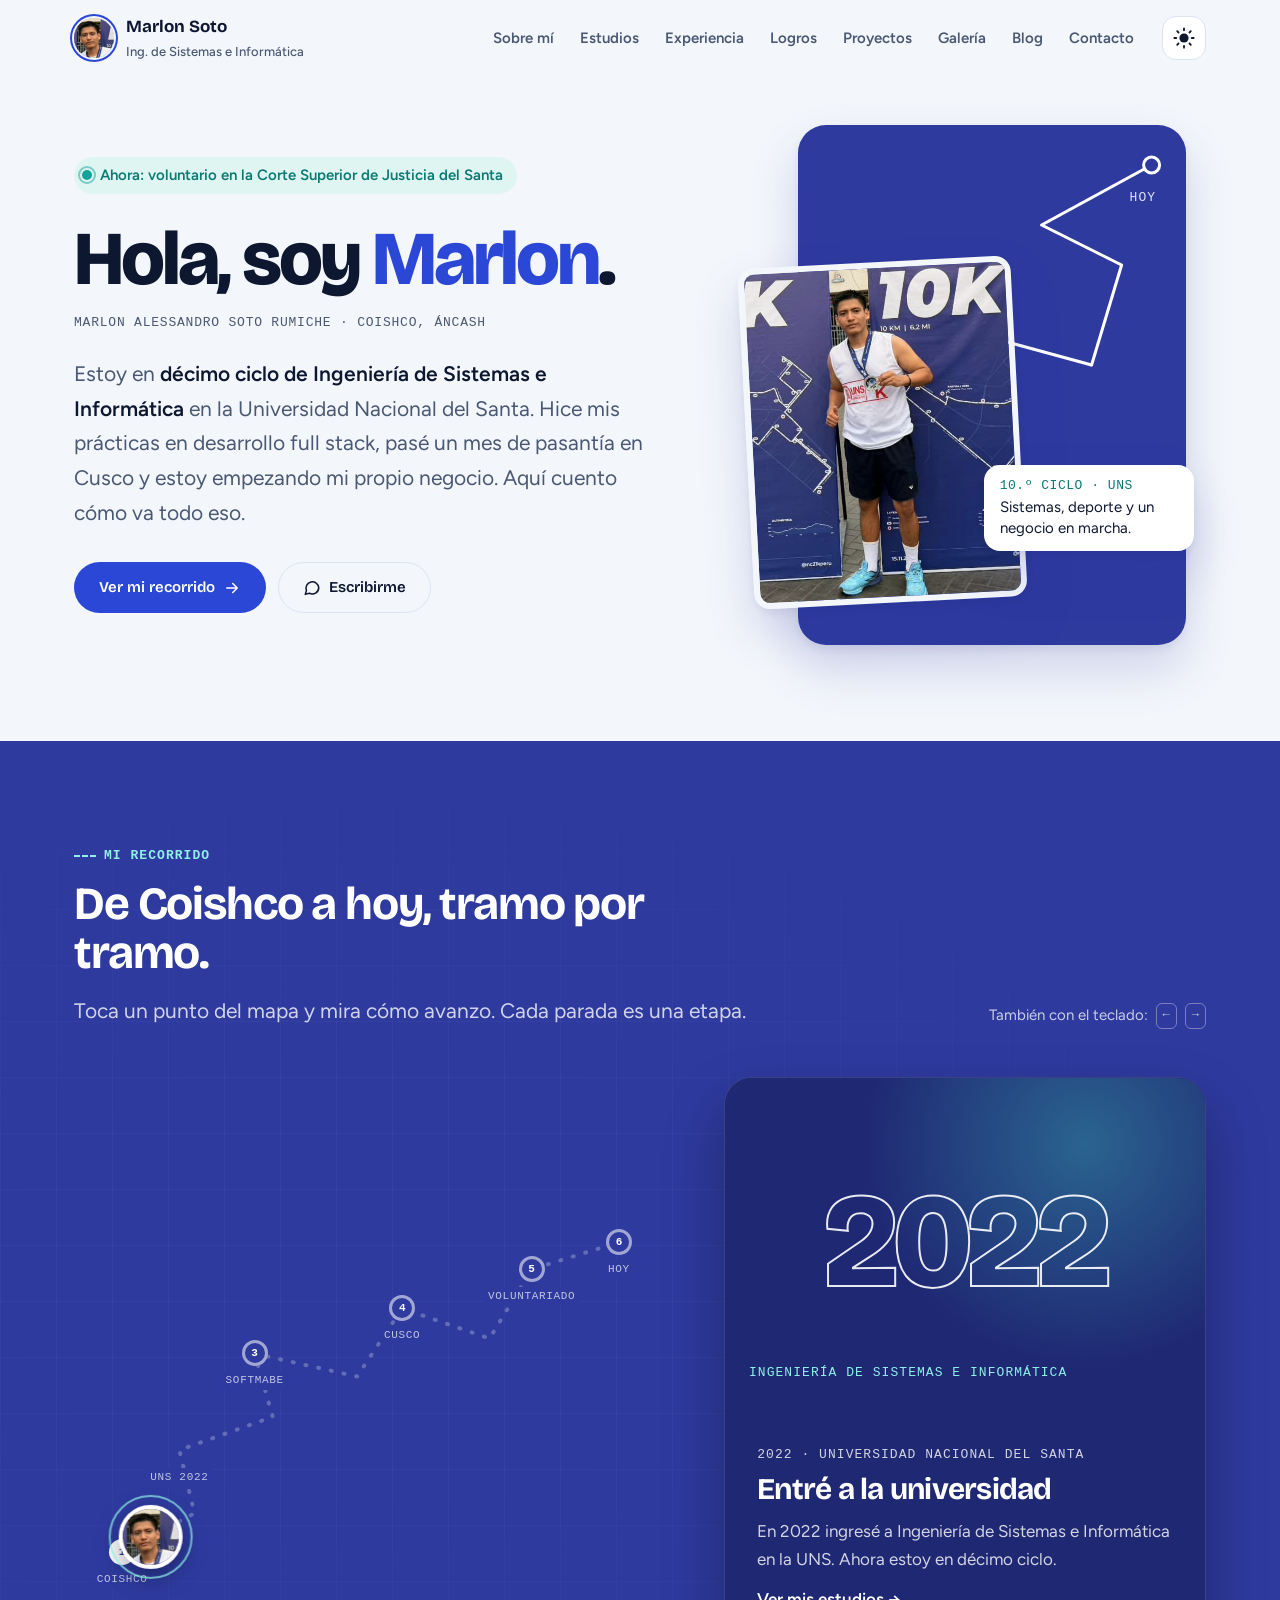
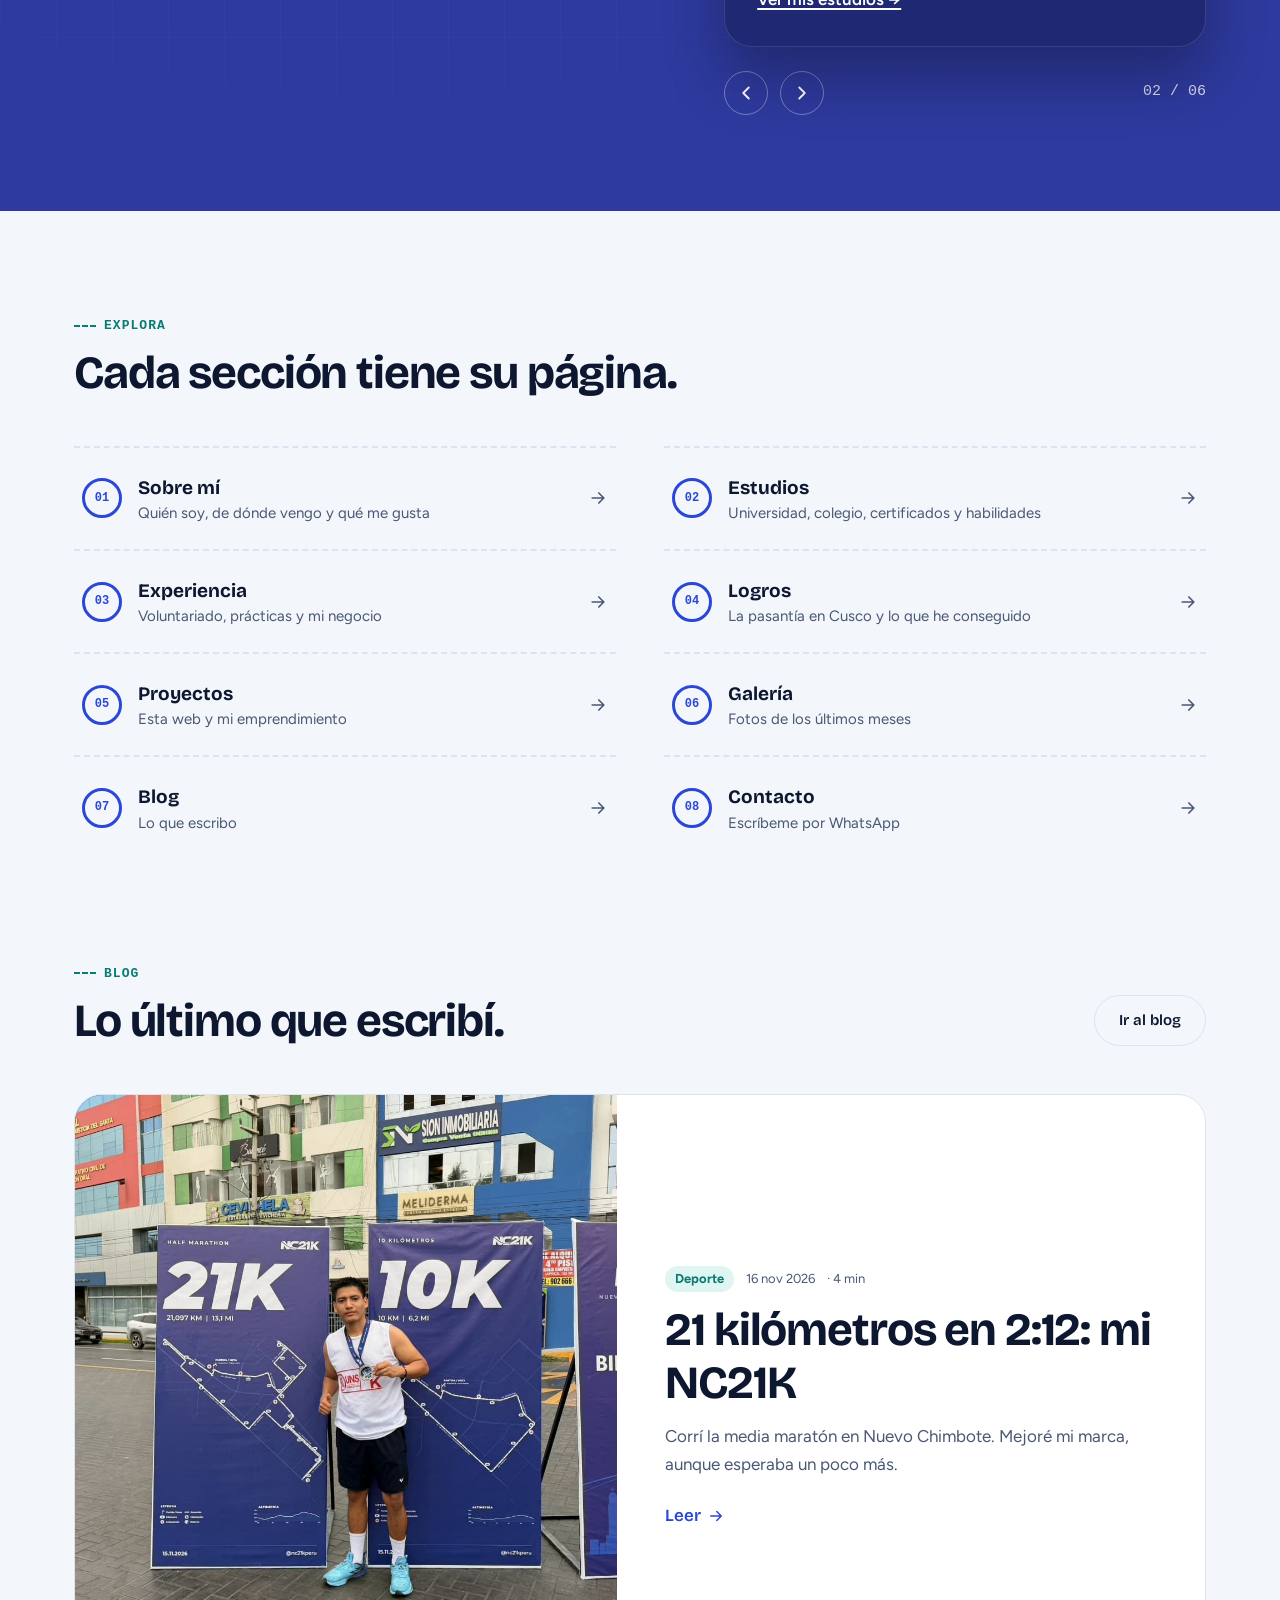
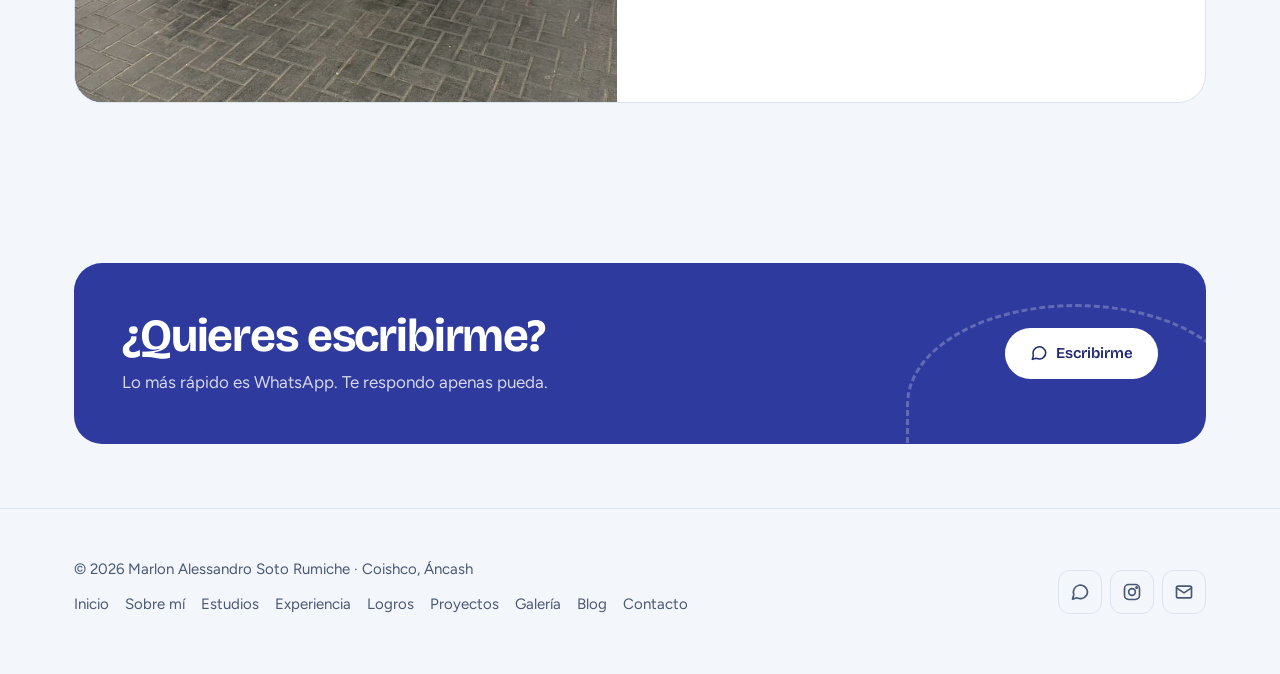
<file: index.html>
<!DOCTYPE html>
<html lang="es" class="sin-js" data-tema="claro">
<head>
  <meta charset="UTF-8">
  <meta name="viewport" content="width=device-width, initial-scale=1.0">
  <title>Marlon Soto | Blog personal</title>
  <meta name="description" content="Blog personal de Marlon Alessandro Soto Rumiche, estudiante de décimo ciclo de Ingeniería de Sistemas e Informática en la UNS. Experiencia, estudios, logros y lo que voy escribiendo.">
  <meta name="author" content="Marlon Alessandro Soto Rumiche">
  <meta name="theme-color" content="#2e3a9e">
  <meta property="og:type" content="website">
  <meta property="og:title" content="Marlon Soto | Blog personal">
  <meta property="og:description" content="Blog personal de Marlon Alessandro Soto Rumiche, estudiante de décimo ciclo de Ingeniería de Sistemas e Informática en la UNS. Experiencia, estudios, logros y lo que voy escribiendo.">
  <meta property="og:image" content="img/marlon-perfil.jpg">
  <meta property="og:locale" content="es_PE">
  <script>
    (function () {
      var t = null;
      try { t = localStorage.getItem("tema"); } catch (e) {}
      var r = document.documentElement;
      r.setAttribute("data-tema", t === "oscuro" ? "oscuro" : "claro");
      r.classList.remove("sin-js");
    })();
  </script>
  <link rel="icon" href="favicon.svg" type="image/svg+xml">
  <link rel="preconnect" href="https://fonts.googleapis.com">
  <link rel="preconnect" href="https://fonts.gstatic.com" crossorigin>
  <link href="https://fonts.googleapis.com/css2?family=Bricolage+Grotesque:opsz,wght@12..96,600;12..96,700;12..96,800&family=Figtree:wght@400;500;600;700&display=swap" rel="stylesheet">
  <link rel="stylesheet" href="css/styles.css">
</head>
<body>
  <a class="saltar" href="#contenido">Saltar al contenido</a>
  <header class="encabezado">
    <div class="contenedor">
      <a class="logo" href="index.html" aria-label="Marlon Soto, ir al inicio">
        <img src="img/marlon-avatar.jpg" alt="" width="40" height="40">
        <span>Marlon Soto<small>Ing. de Sistemas e Informática</small></span>
      </a>
      <nav class="nav" id="menu-principal" aria-label="Principal">
        <ul class="nav-lista">
          <li><a href="sobre-mi.html">Sobre mí</a></li>
          <li><a href="estudios.html">Estudios</a></li>
          <li><a href="experiencia.html">Experiencia</a></li>
          <li><a href="logros.html">Logros</a></li>
          <li><a href="proyectos.html">Proyectos</a></li>
          <li><a href="galeria.html">Galería</a></li>
          <li><a href="blog.html">Blog</a></li>
          <li><a href="contacto.html">Contacto</a></li>
        </ul>
      </nav>
      <button class="boton-icono tema-boton" type="button" aria-pressed="false" aria-label="Cambiar a modo oscuro"><svg viewBox="0 0 24 24" aria-hidden="true">
  <mask id="mascara-luna"><rect width="24" height="24" fill="#fff"/><circle class="sombra-luna" cx="17" cy="7" r="7" fill="#000"/></mask>
  <circle class="disco" cx="12" cy="12" r="5" fill="currentColor" mask="url(#mascara-luna)"/>
  <g class="rayos" stroke="currentColor" stroke-width="2" stroke-linecap="round"><path d="M12 1.5v2M12 20.5v2M1.5 12h2M20.5 12h2M4.6 4.6l1.4 1.4M18 18l1.4 1.4M4.6 19.4L6 18M18 6l1.4-1.4"/></g>
</svg></button>
      <button class="boton-icono menu-boton" type="button" aria-expanded="false" aria-controls="menu-principal" aria-label="Abrir menú">
        <svg class="icono-abrir" viewBox="0 0 24 24" fill="none" stroke="currentColor" stroke-width="2" stroke-linecap="round" stroke-linejoin="round" aria-hidden="true"><path d="M4 7h16M4 12h16M4 17h16"/></svg>
        <svg class="icono-cerrar" viewBox="0 0 24 24" fill="none" stroke="currentColor" stroke-width="2" stroke-linecap="round" stroke-linejoin="round" aria-hidden="true"><path d="M6 6l12 12M18 6L6 18"/></svg>
      </button>
    </div>
  </header>

  <main id="contenido">
    <section class="hero" aria-labelledby="t-hero">
      <div class="contenedor hero-grid">
        <div>
          <p class="hero-ahora entrada e1"><i aria-hidden="true"></i> Ahora: voluntario en la Corte Superior de Justicia del Santa</p>
          <h1 id="t-hero" class="entrada e2">Hola, soy <span class="resalte">Marlon</span>.</h1>
          <p class="hero-nombre entrada e2">Marlon Alessandro Soto Rumiche · Coishco, Áncash</p>
          <p class="hero-texto entrada e3">Estoy en <strong>décimo ciclo de Ingeniería de Sistemas e Informática</strong> en la Universidad Nacional del Santa. Hice mis prácticas en desarrollo full stack, pasé un mes de pasantía en Cusco y estoy empezando mi propio negocio. Aquí cuento cómo va todo eso.</p>
          <div class="hero-acciones entrada e4">
            <a class="btn btn-principal" href="#recorrido">Ver mi recorrido <svg class="flecha" viewBox="0 0 24 24" fill="none" stroke="currentColor" stroke-width="2" stroke-linecap="round" stroke-linejoin="round" aria-hidden="true"><path d="M5 12h14M13 6l6 6-6 6"/></svg></a>
            <a class="btn btn-borde" href="contacto.html"><svg viewBox="0 0 24 24" fill="none" stroke="currentColor" stroke-width="2" stroke-linecap="round" stroke-linejoin="round" aria-hidden="true"><path d="M21 11.5a8.5 8.5 0 0 1-12.6 7.4L3 20.5l1.6-5.2A8.5 8.5 0 1 1 21 11.5z"/></svg> Escribirme</a>
          </div>
        </div>

        <div class="retrato entrada e3">
          <div class="retrato-panel" aria-hidden="true">
            <svg viewBox="0 0 400 520" preserveAspectRatio="xMidYMid slice">
              <path class="trazo-fondo" d="M40 470 L120 420 L95 340 L210 300 L190 210 L300 240 L330 140 L250 100 L360 40"/>
              <path class="trazo dibujar" style="--largo:1300" d="M40 470 L120 420 L95 340 L210 300 L190 210 L300 240 L330 140 L250 100 L360 40"/>
              <circle class="hito" cx="40" cy="470" r="8"/>
              <circle class="hito" cx="360" cy="40" r="8"/>
              <text class="etiqueta-ruta" x="338" y="76">HOY</text>
            </svg>
          </div>
          <div class="retrato-foto">
            <img src="img/marlon-perfil.jpg" alt="Marlon sonriendo, con polo blanco y una medalla" width="480" height="600" fetchpriority="high">
          </div>
          <p class="retrato-nota"><span class="dato">10.º CICLO · UNS</span>Sistemas, deporte y un negocio en marcha.</p>
        </div>
      </div>
    </section>

    <section class="recorrido" id="recorrido" data-interactivo aria-labelledby="t-recorrido" tabindex="-1">
      <div class="contenedor">
        <div class="recorrido-cabecera">
          <div>
            <p class="kicker">Mi recorrido</p>
            <h2 class="titulo-seccion" id="t-recorrido">De Coishco a hoy, tramo por tramo.</h2>
            <p class="intro">Toca un punto del mapa y mira cómo avanzo. Cada parada es una etapa.</p>
          </div>
          <p class="recorrido-ayuda">También con el teclado: <kbd>←</kbd> <kbd>→</kbd></p>
        </div>

        <div class="recorrido-grid">
          <div class="mapa">
            <svg viewBox="0 0 1000 700" preserveAspectRatio="none" aria-hidden="true">
              <path class="trazo-base" vector-effect="non-scaling-stroke" d=""/>
              <path class="trazo-hecho" vector-effect="non-scaling-stroke" d=""/>
            </svg>
            <div class="corredor" aria-hidden="true"><img src="img/marlon-avatar.jpg" alt="" width="64" height="64"></div>
          </div>

          <div class="escena">
            <div class="escena-tarjeta">
              <div class="escena-visual">
              <div class="escena-capa escena-grafica" data-hito="coishco"><b style="--tam:17cqi">Coishco</b><small>Áncash · Perú</small></div>
              <div class="escena-capa escena-grafica" data-hito="uns"><b style="--tam:28cqi">2022</b><small>Ingeniería de Sistemas e Informática</small></div>
              <div class="escena-capa escena-grafica" data-hito="softmabe"><b style="--tam:13cqi">full stack</b><small>Softmabe · 2 meses</small></div>
              <div class="escena-capa" data-hito="cusco"><img src="img/cusco-unsaac-escudo.jpg" alt="Marlon junto al escudo de la Universidad Nacional de San Antonio Abad del Cusco" width="900" height="1200" loading="lazy" style="object-position:center 40%"></div>
              <div class="escena-capa" data-hito="csj"><img src="img/voluntariado-csj-santa.jpg" alt="Marlon con su credencial de voluntario en la Corte Superior de Justicia del Santa" width="900" height="1200" loading="lazy" style="object-position:center 45%"></div>
              <div class="escena-capa escena-grafica" data-hito="hoy"><b style="--tam:30cqi">Hoy</b><small>10.º ciclo · emprendimiento</small></div>
              </div>
              <div class="escena-texto" aria-live="polite"></div>
            </div>
            <div class="escena-controles">
              <button class="boton-icono" type="button" data-anterior aria-label="Hito anterior"><svg viewBox="0 0 24 24" fill="none" stroke="currentColor" stroke-width="2" stroke-linecap="round" stroke-linejoin="round" aria-hidden="true"><path d="M15 6l-6 6 6 6"/></svg></button>
              <button class="boton-icono" type="button" data-siguiente aria-label="Hito siguiente"><svg viewBox="0 0 24 24" fill="none" stroke="currentColor" stroke-width="2" stroke-linecap="round" stroke-linejoin="round" aria-hidden="true"><path d="M9 6l6 6-6 6"/></svg></button>
              <span class="escena-contador">01 / 06</span>
            </div>
          </div>
        </div>

        <ol class="hitos-lista">
            <li data-id="coishco" data-titulo="Donde empecé" data-corto="Coishco">
              <p class="escena-fecha">Coishco · Áncash</p>
              <h3>Donde empecé</h3>
              <p>Soy de Coishco y estudié en el colegio Jean Piaget. Todo lo que viene después empezó aquí.</p>
              <p><a href="estudios.html">Ver mis estudios →</a></p>
            </li>
            <li data-id="uns" data-titulo="Entré a la universidad" data-corto="UNS 2022">
              <p class="escena-fecha">2022 · Universidad Nacional del Santa</p>
              <h3>Entré a la universidad</h3>
              <p>En 2022 ingresé a Ingeniería de Sistemas e Informática en la UNS. Ahora estoy en décimo ciclo.</p>
              <p><a href="estudios.html">Ver mis estudios →</a></p>
            </li>
            <li data-id="softmabe" data-titulo="Prácticas en Softmabe" data-corto="Softmabe">
              <p class="escena-fecha">Abril – mayo 2026 · Chimbote</p>
              <h3>Prácticas en Softmabe</h3>
              <p>Dos meses de prácticas en desarrollo full stack: la parte que ve el usuario y la que corre en el servidor.</p>
              <p><a href="experiencia.html">Ver mi experiencia →</a></p>
            </li>
            <li data-id="cusco" data-titulo="Un mes de pasantía en Cusco" data-corto="Cusco">
              <p class="escena-fecha">1 – 30 septiembre 2026 · Cusco</p>
              <h3>Un mes de pasantía en Cusco</h3>
              <p>Pasé todo septiembre en Cusco por una pasantía nacional. Otra universidad, otra ciudad y un mes lejos de casa.</p>
              <p><a href="logros.html">Ver la pasantía →</a></p>
            </li>
            <li data-id="csj" data-titulo="Voluntario en el Poder Judicial" data-corto="Voluntariado">
              <p class="escena-fecha">Desde octubre 2026 · Chimbote</p>
              <h3>Voluntario en el Poder Judicial</h3>
              <p>Desde octubre soy voluntario en la Corte Superior de Justicia del Santa.</p>
              <p><a href="experiencia.html">Ver mi experiencia →</a></p>
            </li>
            <li data-id="hoy" data-titulo="Último tramo y un negocio propio" data-corto="Hoy">
              <p class="escena-fecha">Hoy</p>
              <h3>Último tramo y un negocio propio</h3>
              <p>Estoy terminando la carrera y empezando mi emprendimiento: accesorios para celular, iPhones, relojes e importaciones.</p>
              <p><a href="contacto.html?tema=accesorios">Consultar por WhatsApp →</a></p>
            </li>
        </ol>
      </div>
    </section>

    <section class="seccion" aria-labelledby="t-explora">
      <div class="contenedor">
        <div class="revelar">
          <p class="kicker">Explora</p>
          <h2 class="titulo-seccion" id="t-explora">Cada sección tiene su página.</h2>
        </div>
        <ul class="leyenda revelar" data-retraso="100">
          <li><a href="sobre-mi.html"><span class="leyenda-num">01</span><span><strong>Sobre mí</strong><span class="desc">Quién soy, de dónde vengo y qué me gusta</span></span><svg viewBox="0 0 24 24" fill="none" stroke="currentColor" stroke-width="2" stroke-linecap="round" stroke-linejoin="round" aria-hidden="true"><path d="M5 12h14M13 6l6 6-6 6"/></svg></a></li>
          <li><a href="estudios.html"><span class="leyenda-num">02</span><span><strong>Estudios</strong><span class="desc">Universidad, colegio, certificados y habilidades</span></span><svg viewBox="0 0 24 24" fill="none" stroke="currentColor" stroke-width="2" stroke-linecap="round" stroke-linejoin="round" aria-hidden="true"><path d="M5 12h14M13 6l6 6-6 6"/></svg></a></li>
          <li><a href="experiencia.html"><span class="leyenda-num">03</span><span><strong>Experiencia</strong><span class="desc">Voluntariado, prácticas y mi negocio</span></span><svg viewBox="0 0 24 24" fill="none" stroke="currentColor" stroke-width="2" stroke-linecap="round" stroke-linejoin="round" aria-hidden="true"><path d="M5 12h14M13 6l6 6-6 6"/></svg></a></li>
          <li><a href="logros.html"><span class="leyenda-num">04</span><span><strong>Logros</strong><span class="desc">La pasantía en Cusco y lo que he conseguido</span></span><svg viewBox="0 0 24 24" fill="none" stroke="currentColor" stroke-width="2" stroke-linecap="round" stroke-linejoin="round" aria-hidden="true"><path d="M5 12h14M13 6l6 6-6 6"/></svg></a></li>
          <li><a href="proyectos.html"><span class="leyenda-num">05</span><span><strong>Proyectos</strong><span class="desc">Esta web y mi emprendimiento</span></span><svg viewBox="0 0 24 24" fill="none" stroke="currentColor" stroke-width="2" stroke-linecap="round" stroke-linejoin="round" aria-hidden="true"><path d="M5 12h14M13 6l6 6-6 6"/></svg></a></li>
          <li><a href="galeria.html"><span class="leyenda-num">06</span><span><strong>Galería</strong><span class="desc">Fotos de los últimos meses</span></span><svg viewBox="0 0 24 24" fill="none" stroke="currentColor" stroke-width="2" stroke-linecap="round" stroke-linejoin="round" aria-hidden="true"><path d="M5 12h14M13 6l6 6-6 6"/></svg></a></li>
          <li><a href="blog.html"><span class="leyenda-num">07</span><span><strong>Blog</strong><span class="desc">Lo que escribo</span></span><svg viewBox="0 0 24 24" fill="none" stroke="currentColor" stroke-width="2" stroke-linecap="round" stroke-linejoin="round" aria-hidden="true"><path d="M5 12h14M13 6l6 6-6 6"/></svg></a></li>
          <li><a href="contacto.html"><span class="leyenda-num">08</span><span><strong>Contacto</strong><span class="desc">Escríbeme por WhatsApp</span></span><svg viewBox="0 0 24 24" fill="none" stroke="currentColor" stroke-width="2" stroke-linecap="round" stroke-linejoin="round" aria-hidden="true"><path d="M5 12h14M13 6l6 6-6 6"/></svg></a></li>
        </ul>
      </div>
    </section>

    <section class="seccion" style="padding-top:0" aria-labelledby="t-blog">
      <div class="contenedor">
        <div class="revelar" style="display:flex;flex-wrap:wrap;justify-content:space-between;align-items:flex-end;gap:24px;margin-bottom:48px">
          <div>
            <p class="kicker">Blog</p>
            <h2 class="titulo-seccion" id="t-blog">Lo último que escribí.</h2>
          </div>
          <a class="btn btn-borde" href="blog.html">Ir al blog</a>
        </div>
        <div class="articulos">
          <article class="articulo-tarjeta revelar">
            <div class="articulo-portada"><img src="img/nc21k-meta.jpg" alt="" loading="lazy" width="975" height="1091" style="object-position:center 38%"></div>
            <div class="articulo-cuerpo">
              <div class="meta"><span class="categoria">Deporte</span><time datetime="2026-11-16">16 nov 2026</time><span>· 4 min</span></div>
              <h3><a href="blog/nc21k-21-kilometros.html">21 kilómetros en 2:12: mi NC21K</a></h3>
              <p>Corrí la media maratón en Nuevo Chimbote. Mejoré mi marca, aunque esperaba un poco más.</p>
              <span class="leer" aria-hidden="true">Leer <svg viewBox="0 0 24 24" fill="none" stroke="currentColor" stroke-width="2" stroke-linecap="round" stroke-linejoin="round" aria-hidden="true"><path d="M5 12h14M13 6l6 6-6 6"/></svg></span>
            </div>
          </article>
        </div>
      </div>
    </section>

    <section class="franja">
      <div class="contenedor">
        <div class="franja-caja revelar">
          <div>
            <h2>¿Quieres escribirme?</h2>
            <p>Lo más rápido es WhatsApp. Te respondo apenas pueda.</p>
          </div>
          <div class="acciones">
            <a class="btn btn-claro" href="contacto.html"><svg viewBox="0 0 24 24" fill="none" stroke="currentColor" stroke-width="2" stroke-linecap="round" stroke-linejoin="round" aria-hidden="true"><path d="M21 11.5a8.5 8.5 0 0 1-12.6 7.4L3 20.5l1.6-5.2A8.5 8.5 0 1 1 21 11.5z"/></svg> Escribirme</a>
          </div>
        </div>
      </div>
    </section>
  </main>
  <footer class="pie">
    <div class="contenedor pie-grid">
      <div>
        <p>© <span data-anio>2026</span> Marlon Alessandro Soto Rumiche · Coishco, Áncash</p>
        <ul class="pie-nav"><li><a href="index.html">Inicio</a></li><li><a href="sobre-mi.html">Sobre mí</a></li><li><a href="estudios.html">Estudios</a></li><li><a href="experiencia.html">Experiencia</a></li><li><a href="logros.html">Logros</a></li><li><a href="proyectos.html">Proyectos</a></li><li><a href="galeria.html">Galería</a></li><li><a href="blog.html">Blog</a></li><li><a href="contacto.html">Contacto</a></li></ul>
      </div>
      <div class="pie-redes">
        <a href="https://wa.me/51997940406" target="_blank" rel="noopener" aria-label="WhatsApp"><svg viewBox="0 0 24 24" fill="none" stroke="currentColor" stroke-width="2" stroke-linecap="round" stroke-linejoin="round" aria-hidden="true"><path d="M21 11.5a8.5 8.5 0 0 1-12.6 7.4L3 20.5l1.6-5.2A8.5 8.5 0 1 1 21 11.5z"/></svg></a>
        <a href="https://www.instagram.com/chistemas_sr/" target="_blank" rel="noopener" aria-label="Instagram"><svg viewBox="0 0 24 24" fill="none" stroke="currentColor" stroke-width="2" stroke-linecap="round" stroke-linejoin="round" aria-hidden="true"><rect x="3" y="3" width="18" height="18" rx="5"/><circle cx="12" cy="12" r="4"/><circle cx="17.5" cy="6.5" r="0.8" fill="currentColor"/></svg></a>
        <a href="mailto:marlonalessandro04@outlook.com" aria-label="Correo"><svg viewBox="0 0 24 24" fill="none" stroke="currentColor" stroke-width="2" stroke-linecap="round" stroke-linejoin="round" aria-hidden="true"><rect x="3" y="5" width="18" height="14" rx="2"/><path d="M3 7l9 6 9-6"/></svg></a>
      </div>
    </div>
  </footer>
  <script src="js/main.js"></script>
</body>
</html>
</file>
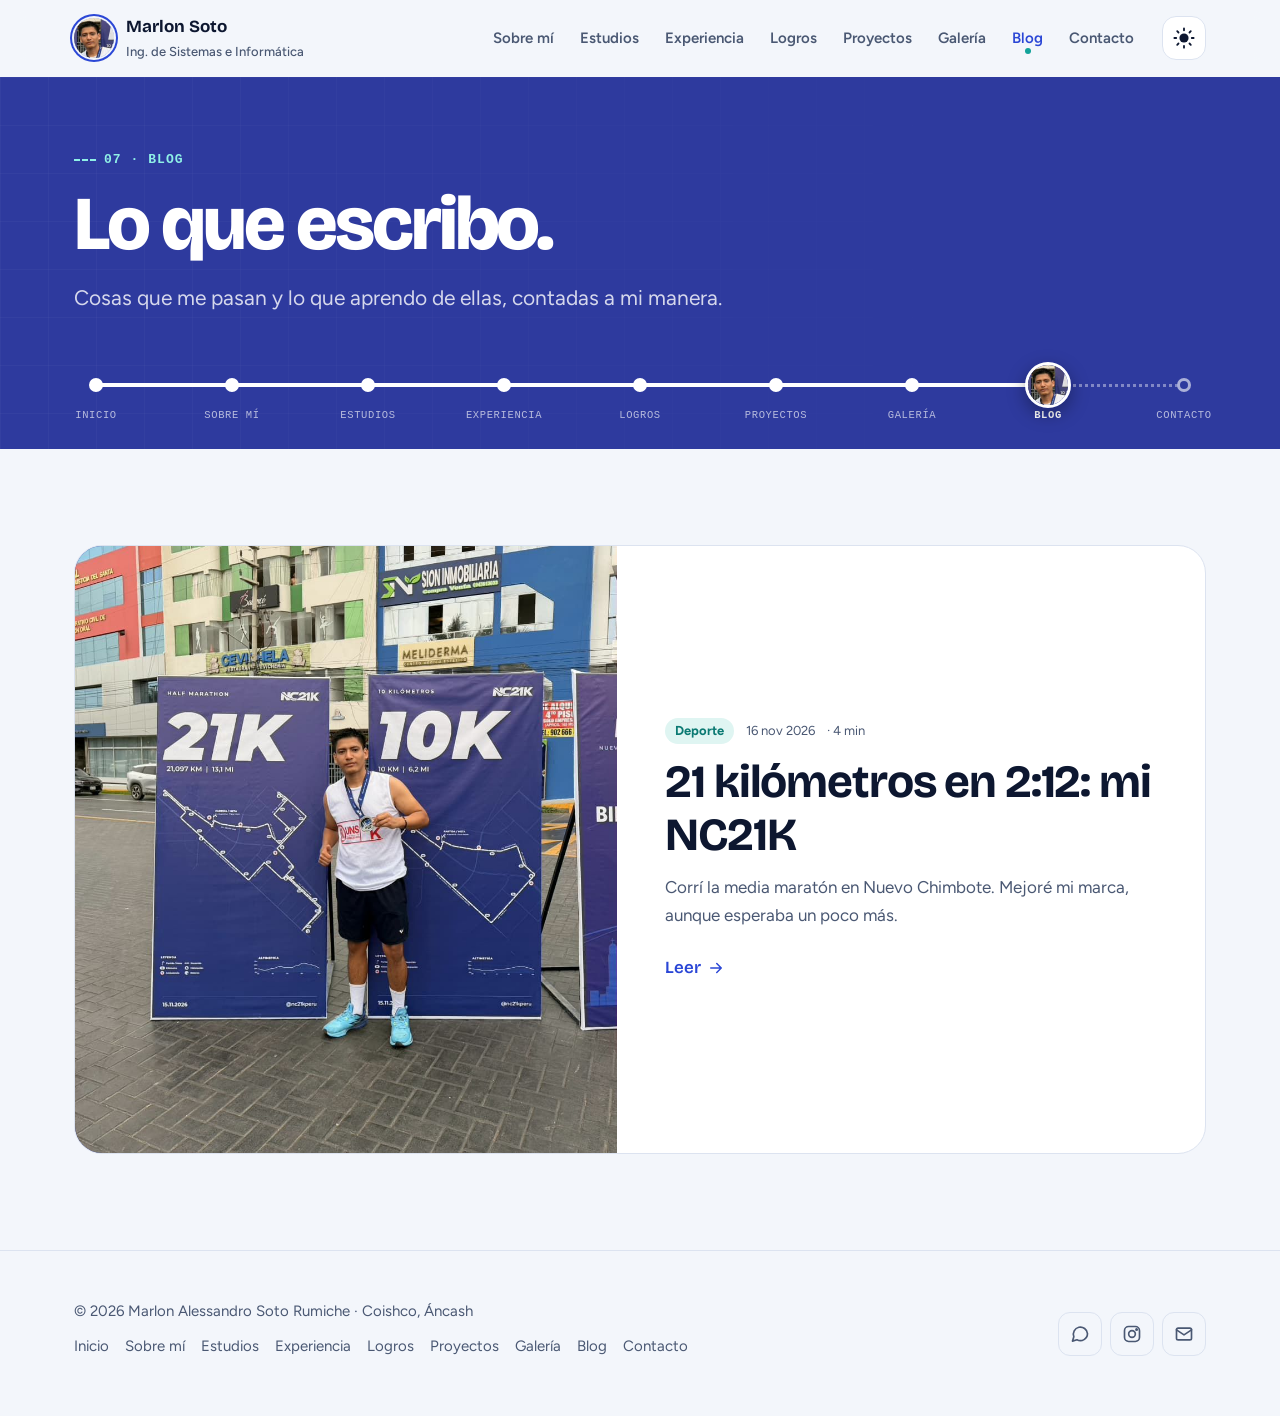
<file: blog.html>
<!DOCTYPE html>
<html lang="es" class="sin-js" data-tema="claro">
<head>
  <meta charset="UTF-8">
  <meta name="viewport" content="width=device-width, initial-scale=1.0">
  <title>Blog | Marlon Soto</title>
  <meta name="description" content="Artículos de Marlon Soto sobre lo que vive y aprende: deporte, tecnología y la universidad.">
  <meta name="author" content="Marlon Alessandro Soto Rumiche">
  <meta name="theme-color" content="#2e3a9e">
  <meta property="og:type" content="website">
  <meta property="og:title" content="Blog | Marlon Soto">
  <meta property="og:description" content="Artículos de Marlon Soto sobre lo que vive y aprende: deporte, tecnología y la universidad.">
  <meta property="og:image" content="img/marlon-perfil.jpg">
  <meta property="og:locale" content="es_PE">
  <script>
    (function () {
      var t = null;
      try { t = localStorage.getItem("tema"); } catch (e) {}
      var r = document.documentElement;
      r.setAttribute("data-tema", t === "oscuro" ? "oscuro" : "claro");
      r.classList.remove("sin-js");
    })();
  </script>
  <link rel="icon" href="favicon.svg" type="image/svg+xml">
  <link rel="preconnect" href="https://fonts.googleapis.com">
  <link rel="preconnect" href="https://fonts.gstatic.com" crossorigin>
  <link href="https://fonts.googleapis.com/css2?family=Bricolage+Grotesque:opsz,wght@12..96,600;12..96,700;12..96,800&family=Figtree:wght@400;500;600;700&display=swap" rel="stylesheet">
  <link rel="stylesheet" href="css/styles.css">
</head>
<body>
  <a class="saltar" href="#contenido">Saltar al contenido</a>
  <header class="encabezado">
    <div class="contenedor">
      <a class="logo" href="index.html" aria-label="Marlon Soto, ir al inicio">
        <img src="img/marlon-avatar.jpg" alt="" width="40" height="40">
        <span>Marlon Soto<small>Ing. de Sistemas e Informática</small></span>
      </a>
      <nav class="nav" id="menu-principal" aria-label="Principal">
        <ul class="nav-lista">
          <li><a href="sobre-mi.html">Sobre mí</a></li>
          <li><a href="estudios.html">Estudios</a></li>
          <li><a href="experiencia.html">Experiencia</a></li>
          <li><a href="logros.html">Logros</a></li>
          <li><a href="proyectos.html">Proyectos</a></li>
          <li><a href="galeria.html">Galería</a></li>
          <li><a href="blog.html" aria-current="page">Blog</a></li>
          <li><a href="contacto.html">Contacto</a></li>
        </ul>
      </nav>
      <button class="boton-icono tema-boton" type="button" aria-pressed="false" aria-label="Cambiar a modo oscuro"><svg viewBox="0 0 24 24" aria-hidden="true">
  <mask id="mascara-luna"><rect width="24" height="24" fill="#fff"/><circle class="sombra-luna" cx="17" cy="7" r="7" fill="#000"/></mask>
  <circle class="disco" cx="12" cy="12" r="5" fill="currentColor" mask="url(#mascara-luna)"/>
  <g class="rayos" stroke="currentColor" stroke-width="2" stroke-linecap="round"><path d="M12 1.5v2M12 20.5v2M1.5 12h2M20.5 12h2M4.6 4.6l1.4 1.4M18 18l1.4 1.4M4.6 19.4L6 18M18 6l1.4-1.4"/></g>
</svg></button>
      <button class="boton-icono menu-boton" type="button" aria-expanded="false" aria-controls="menu-principal" aria-label="Abrir menú">
        <svg class="icono-abrir" viewBox="0 0 24 24" fill="none" stroke="currentColor" stroke-width="2" stroke-linecap="round" stroke-linejoin="round" aria-hidden="true"><path d="M4 7h16M4 12h16M4 17h16"/></svg>
        <svg class="icono-cerrar" viewBox="0 0 24 24" fill="none" stroke="currentColor" stroke-width="2" stroke-linecap="round" stroke-linejoin="round" aria-hidden="true"><path d="M6 6l12 12M18 6L6 18"/></svg>
      </button>
    </div>
  </header>

  <main id="contenido">

    <header class="pagina-cabecera">
      <div class="contenedor">
        <p class="kicker entrada e1">07 · Blog</p>
        <h1 class="entrada e2">Lo que escribo.</h1>
        <p class="intro entrada e3">Cosas que me pasan y lo que aprendo de ellas, contadas a mi manera.</p>
        
        <nav class="ruta-sitio" aria-label="Ruta del sitio">
          <div class="base"></div><div class="hecho"></div>
          <a class="ruta-parada pasada" href="index.html" style="left:0.00%" aria-label="Inicio"><i></i><span>Inicio</span></a><a class="ruta-parada pasada" href="sobre-mi.html" style="left:12.50%" aria-label="Sobre mí"><i></i><span>Sobre mí</span></a><a class="ruta-parada pasada" href="estudios.html" style="left:25.00%" aria-label="Estudios"><i></i><span>Estudios</span></a><a class="ruta-parada pasada" href="experiencia.html" style="left:37.50%" aria-label="Experiencia"><i></i><span>Experiencia</span></a><a class="ruta-parada pasada" href="logros.html" style="left:50.00%" aria-label="Logros"><i></i><span>Logros</span></a><a class="ruta-parada pasada" href="proyectos.html" style="left:62.50%" aria-label="Proyectos"><i></i><span>Proyectos</span></a><a class="ruta-parada pasada" href="galeria.html" style="left:75.00%" aria-label="Galería"><i></i><span>Galería</span></a><a class="ruta-parada actual" href="blog.html" style="left:87.50%" aria-current="page" aria-label="Blog"><i></i><span>Blog</span></a><a class="ruta-parada" href="contacto.html" style="left:100.00%" aria-label="Contacto"><i></i><span>Contacto</span></a>
          <div class="ruta-yo" aria-hidden="true"><img src="img/marlon-avatar.jpg" alt="" width="46" height="46"></div>
        </nav>
      </div>
    </header>
    <section class="seccion">
      <div class="contenedor">
        <div class="articulos">
          <article class="articulo-tarjeta revelar">
            <div class="articulo-portada"><img src="img/nc21k-meta.jpg" alt="" loading="lazy" width="975" height="1091" style="object-position:center 38%"></div>
            <div class="articulo-cuerpo">
              <div class="meta"><span class="categoria">Deporte</span><time datetime="2026-11-16">16 nov 2026</time><span>· 4 min</span></div>
              <h3><a href="blog/nc21k-21-kilometros.html">21 kilómetros en 2:12: mi NC21K</a></h3>
              <p>Corrí la media maratón en Nuevo Chimbote. Mejoré mi marca, aunque esperaba un poco más.</p>
              <span class="leer" aria-hidden="true">Leer <svg viewBox="0 0 24 24" fill="none" stroke="currentColor" stroke-width="2" stroke-linecap="round" stroke-linejoin="round" aria-hidden="true"><path d="M5 12h14M13 6l6 6-6 6"/></svg></span>
            </div>
          </article>
        </div>
      </div>
    </section>
  </main>
  <footer class="pie">
    <div class="contenedor pie-grid">
      <div>
        <p>© <span data-anio>2026</span> Marlon Alessandro Soto Rumiche · Coishco, Áncash</p>
        <ul class="pie-nav"><li><a href="index.html">Inicio</a></li><li><a href="sobre-mi.html">Sobre mí</a></li><li><a href="estudios.html">Estudios</a></li><li><a href="experiencia.html">Experiencia</a></li><li><a href="logros.html">Logros</a></li><li><a href="proyectos.html">Proyectos</a></li><li><a href="galeria.html">Galería</a></li><li><a href="blog.html">Blog</a></li><li><a href="contacto.html">Contacto</a></li></ul>
      </div>
      <div class="pie-redes">
        <a href="https://wa.me/51997940406" target="_blank" rel="noopener" aria-label="WhatsApp"><svg viewBox="0 0 24 24" fill="none" stroke="currentColor" stroke-width="2" stroke-linecap="round" stroke-linejoin="round" aria-hidden="true"><path d="M21 11.5a8.5 8.5 0 0 1-12.6 7.4L3 20.5l1.6-5.2A8.5 8.5 0 1 1 21 11.5z"/></svg></a>
        <a href="https://www.instagram.com/chistemas_sr/" target="_blank" rel="noopener" aria-label="Instagram"><svg viewBox="0 0 24 24" fill="none" stroke="currentColor" stroke-width="2" stroke-linecap="round" stroke-linejoin="round" aria-hidden="true"><rect x="3" y="3" width="18" height="18" rx="5"/><circle cx="12" cy="12" r="4"/><circle cx="17.5" cy="6.5" r="0.8" fill="currentColor"/></svg></a>
        <a href="mailto:marlonalessandro04@outlook.com" aria-label="Correo"><svg viewBox="0 0 24 24" fill="none" stroke="currentColor" stroke-width="2" stroke-linecap="round" stroke-linejoin="round" aria-hidden="true"><rect x="3" y="5" width="18" height="14" rx="2"/><path d="M3 7l9 6 9-6"/></svg></a>
      </div>
    </div>
  </footer>
  <script src="js/main.js"></script>
</body>
</html>
</file>
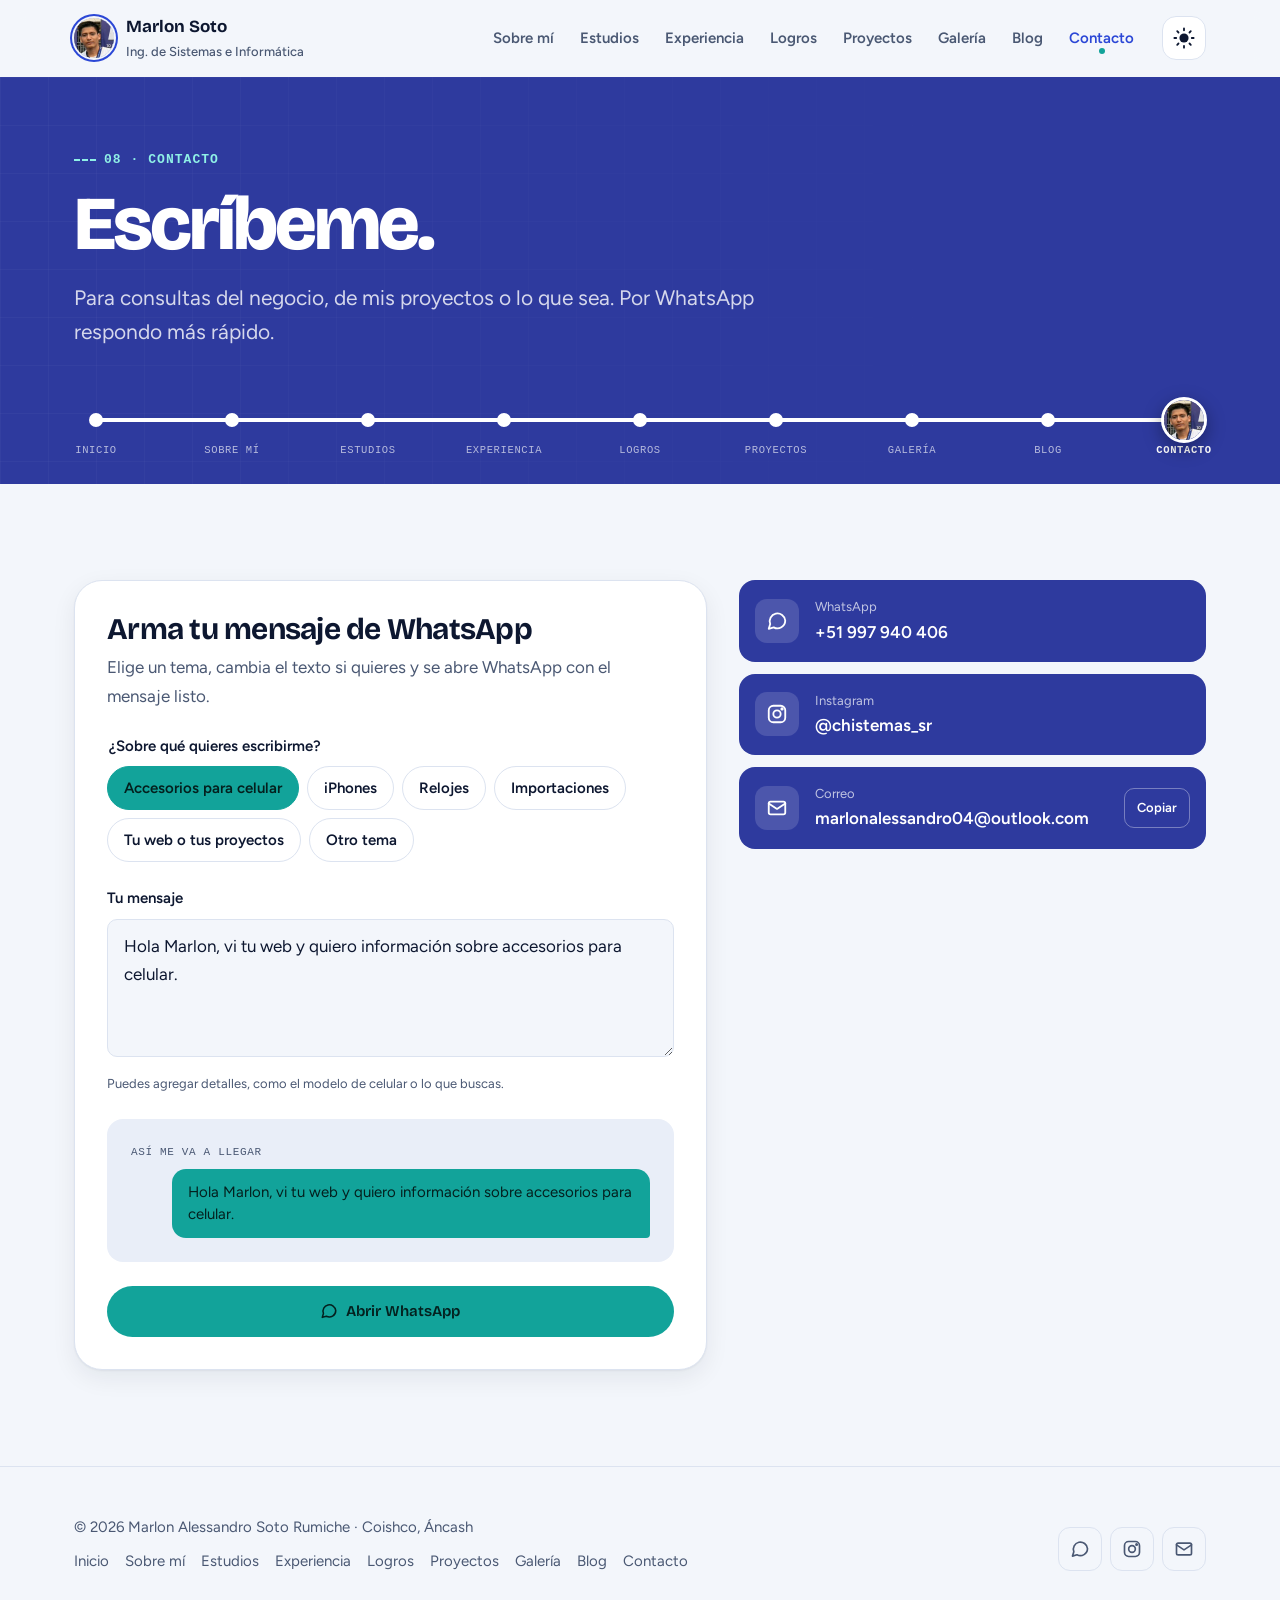
<file: contacto.html>
<!DOCTYPE html>
<html lang="es" class="sin-js" data-tema="claro">
<head>
  <meta charset="UTF-8">
  <meta name="viewport" content="width=device-width, initial-scale=1.0">
  <title>Contacto | Marlon Soto</title>
  <meta name="description" content="Escríbele a Marlon Soto por WhatsApp, Instagram o correo. Consultas sobre accesorios, iPhones, relojes e importaciones.">
  <meta name="author" content="Marlon Alessandro Soto Rumiche">
  <meta name="theme-color" content="#2e3a9e">
  <meta property="og:type" content="website">
  <meta property="og:title" content="Contacto | Marlon Soto">
  <meta property="og:description" content="Escríbele a Marlon Soto por WhatsApp, Instagram o correo. Consultas sobre accesorios, iPhones, relojes e importaciones.">
  <meta property="og:image" content="img/marlon-perfil.jpg">
  <meta property="og:locale" content="es_PE">
  <script>
    (function () {
      var t = null;
      try { t = localStorage.getItem("tema"); } catch (e) {}
      var r = document.documentElement;
      r.setAttribute("data-tema", t === "oscuro" ? "oscuro" : "claro");
      r.classList.remove("sin-js");
    })();
  </script>
  <link rel="icon" href="favicon.svg" type="image/svg+xml">
  <link rel="preconnect" href="https://fonts.googleapis.com">
  <link rel="preconnect" href="https://fonts.gstatic.com" crossorigin>
  <link href="https://fonts.googleapis.com/css2?family=Bricolage+Grotesque:opsz,wght@12..96,600;12..96,700;12..96,800&family=Figtree:wght@400;500;600;700&display=swap" rel="stylesheet">
  <link rel="stylesheet" href="css/styles.css">
</head>
<body>
  <a class="saltar" href="#contenido">Saltar al contenido</a>
  <header class="encabezado">
    <div class="contenedor">
      <a class="logo" href="index.html" aria-label="Marlon Soto, ir al inicio">
        <img src="img/marlon-avatar.jpg" alt="" width="40" height="40">
        <span>Marlon Soto<small>Ing. de Sistemas e Informática</small></span>
      </a>
      <nav class="nav" id="menu-principal" aria-label="Principal">
        <ul class="nav-lista">
          <li><a href="sobre-mi.html">Sobre mí</a></li>
          <li><a href="estudios.html">Estudios</a></li>
          <li><a href="experiencia.html">Experiencia</a></li>
          <li><a href="logros.html">Logros</a></li>
          <li><a href="proyectos.html">Proyectos</a></li>
          <li><a href="galeria.html">Galería</a></li>
          <li><a href="blog.html">Blog</a></li>
          <li><a href="contacto.html" aria-current="page">Contacto</a></li>
        </ul>
      </nav>
      <button class="boton-icono tema-boton" type="button" aria-pressed="false" aria-label="Cambiar a modo oscuro"><svg viewBox="0 0 24 24" aria-hidden="true">
  <mask id="mascara-luna"><rect width="24" height="24" fill="#fff"/><circle class="sombra-luna" cx="17" cy="7" r="7" fill="#000"/></mask>
  <circle class="disco" cx="12" cy="12" r="5" fill="currentColor" mask="url(#mascara-luna)"/>
  <g class="rayos" stroke="currentColor" stroke-width="2" stroke-linecap="round"><path d="M12 1.5v2M12 20.5v2M1.5 12h2M20.5 12h2M4.6 4.6l1.4 1.4M18 18l1.4 1.4M4.6 19.4L6 18M18 6l1.4-1.4"/></g>
</svg></button>
      <button class="boton-icono menu-boton" type="button" aria-expanded="false" aria-controls="menu-principal" aria-label="Abrir menú">
        <svg class="icono-abrir" viewBox="0 0 24 24" fill="none" stroke="currentColor" stroke-width="2" stroke-linecap="round" stroke-linejoin="round" aria-hidden="true"><path d="M4 7h16M4 12h16M4 17h16"/></svg>
        <svg class="icono-cerrar" viewBox="0 0 24 24" fill="none" stroke="currentColor" stroke-width="2" stroke-linecap="round" stroke-linejoin="round" aria-hidden="true"><path d="M6 6l12 12M18 6L6 18"/></svg>
      </button>
    </div>
  </header>

  <main id="contenido">

    <header class="pagina-cabecera">
      <div class="contenedor">
        <p class="kicker entrada e1">08 · Contacto</p>
        <h1 class="entrada e2">Escríbeme.</h1>
        <p class="intro entrada e3">Para consultas del negocio, de mis proyectos o lo que sea. Por WhatsApp respondo más rápido.</p>
        
        <nav class="ruta-sitio" aria-label="Ruta del sitio">
          <div class="base"></div><div class="hecho"></div>
          <a class="ruta-parada pasada" href="index.html" style="left:0.00%" aria-label="Inicio"><i></i><span>Inicio</span></a><a class="ruta-parada pasada" href="sobre-mi.html" style="left:12.50%" aria-label="Sobre mí"><i></i><span>Sobre mí</span></a><a class="ruta-parada pasada" href="estudios.html" style="left:25.00%" aria-label="Estudios"><i></i><span>Estudios</span></a><a class="ruta-parada pasada" href="experiencia.html" style="left:37.50%" aria-label="Experiencia"><i></i><span>Experiencia</span></a><a class="ruta-parada pasada" href="logros.html" style="left:50.00%" aria-label="Logros"><i></i><span>Logros</span></a><a class="ruta-parada pasada" href="proyectos.html" style="left:62.50%" aria-label="Proyectos"><i></i><span>Proyectos</span></a><a class="ruta-parada pasada" href="galeria.html" style="left:75.00%" aria-label="Galería"><i></i><span>Galería</span></a><a class="ruta-parada pasada" href="blog.html" style="left:87.50%" aria-label="Blog"><i></i><span>Blog</span></a><a class="ruta-parada actual" href="contacto.html" style="left:100.00%" aria-current="page" aria-label="Contacto"><i></i><span>Contacto</span></a>
          <div class="ruta-yo" aria-hidden="true"><img src="img/marlon-avatar.jpg" alt="" width="46" height="46"></div>
        </nav>
      </div>
    </header>
    <section class="seccion" id="escribir">
      <div class="contenedor contacto-grid">
        <form class="compositor revelar" onsubmit="return false">
          <h2>Arma tu mensaje de WhatsApp</h2>
          <p>Elige un tema, cambia el texto si quieres y se abre WhatsApp con el mensaje listo.</p>
          <fieldset>
            <legend>¿Sobre qué quieres escribirme?</legend>
            <div class="temas"><button class="tema-opcion" type="button" aria-pressed="false" data-tema="accesorios" data-mensaje="Hola Marlon, vi tu web y quiero información sobre accesorios para celular.">Accesorios para celular</button><button class="tema-opcion" type="button" aria-pressed="false" data-tema="iphones" data-mensaje="Hola Marlon, vi tu web y quiero información sobre iPhones.">iPhones</button><button class="tema-opcion" type="button" aria-pressed="false" data-tema="relojes" data-mensaje="Hola Marlon, vi tu web y quiero información sobre relojes.">Relojes</button><button class="tema-opcion" type="button" aria-pressed="false" data-tema="importaciones" data-mensaje="Hola Marlon, vi tu web y quiero consultarte sobre importaciones.">Importaciones</button><button class="tema-opcion" type="button" aria-pressed="false" data-tema="proyectos" data-mensaje="Hola Marlon, vi tu web y quería escribirte sobre tus proyectos.">Tu web o tus proyectos</button><button class="tema-opcion" type="button" aria-pressed="false" data-tema="otro" data-mensaje="Hola Marlon, vi tu web y quería escribirte.">Otro tema</button></div>
          </fieldset>
          <div class="campo">
            <label for="mensaje">Tu mensaje</label>
            <textarea id="mensaje" rows="4"></textarea>
            <p class="ayuda-campo">Puedes agregar detalles, como el modelo de celular o lo que buscas.</p>
          </div>
          <div class="burbuja-wrap" aria-hidden="true">
            <small>Así me va a llegar</small>
            <div class="burbuja"></div>
          </div>
          <a class="btn btn-whatsapp" data-enviar href="https://wa.me/51997940406" target="_blank" rel="noopener"><svg viewBox="0 0 24 24" fill="none" stroke="currentColor" stroke-width="2" stroke-linecap="round" stroke-linejoin="round" aria-hidden="true"><path d="M21 11.5a8.5 8.5 0 0 1-12.6 7.4L3 20.5l1.6-5.2A8.5 8.5 0 1 1 21 11.5z"/></svg> Abrir WhatsApp</a>
        </form>

        <ul class="canales revelar" data-retraso="120">
          <li><a class="canal" href="https://wa.me/51997940406" target="_blank" rel="noopener"><span class="canal-icono"><svg viewBox="0 0 24 24" fill="none" stroke="currentColor" stroke-width="2" stroke-linecap="round" stroke-linejoin="round" aria-hidden="true"><path d="M21 11.5a8.5 8.5 0 0 1-12.6 7.4L3 20.5l1.6-5.2A8.5 8.5 0 1 1 21 11.5z"/></svg></span><span class="texto"><small>WhatsApp</small><strong>+51 997 940 406</strong></span></a></li>
          <li><a class="canal" href="https://www.instagram.com/chistemas_sr/" target="_blank" rel="noopener"><span class="canal-icono"><svg viewBox="0 0 24 24" fill="none" stroke="currentColor" stroke-width="2" stroke-linecap="round" stroke-linejoin="round" aria-hidden="true"><rect x="3" y="3" width="18" height="18" rx="5"/><circle cx="12" cy="12" r="4"/><circle cx="17.5" cy="6.5" r="0.8" fill="currentColor"/></svg></span><span class="texto"><small>Instagram</small><strong>@chistemas_sr</strong></span></a></li>
          <li><div class="canal con-boton"><span class="canal-icono"><svg viewBox="0 0 24 24" fill="none" stroke="currentColor" stroke-width="2" stroke-linecap="round" stroke-linejoin="round" aria-hidden="true"><rect x="3" y="5" width="18" height="14" rx="2"/><path d="M3 7l9 6 9-6"/></svg></span><a class="texto" href="mailto:marlonalessandro04@outlook.com" style="color:#fff;text-decoration:none"><small>Correo</small><strong>marlonalessandro04@<wbr>outlook.com</strong></a><button class="copiar" type="button" data-copiar="marlonalessandro04@outlook.com">Copiar</button></div></li>
        </ul>
      </div>
    </section>
  </main>
  <footer class="pie">
    <div class="contenedor pie-grid">
      <div>
        <p>© <span data-anio>2026</span> Marlon Alessandro Soto Rumiche · Coishco, Áncash</p>
        <ul class="pie-nav"><li><a href="index.html">Inicio</a></li><li><a href="sobre-mi.html">Sobre mí</a></li><li><a href="estudios.html">Estudios</a></li><li><a href="experiencia.html">Experiencia</a></li><li><a href="logros.html">Logros</a></li><li><a href="proyectos.html">Proyectos</a></li><li><a href="galeria.html">Galería</a></li><li><a href="blog.html">Blog</a></li><li><a href="contacto.html">Contacto</a></li></ul>
      </div>
      <div class="pie-redes">
        <a href="https://wa.me/51997940406" target="_blank" rel="noopener" aria-label="WhatsApp"><svg viewBox="0 0 24 24" fill="none" stroke="currentColor" stroke-width="2" stroke-linecap="round" stroke-linejoin="round" aria-hidden="true"><path d="M21 11.5a8.5 8.5 0 0 1-12.6 7.4L3 20.5l1.6-5.2A8.5 8.5 0 1 1 21 11.5z"/></svg></a>
        <a href="https://www.instagram.com/chistemas_sr/" target="_blank" rel="noopener" aria-label="Instagram"><svg viewBox="0 0 24 24" fill="none" stroke="currentColor" stroke-width="2" stroke-linecap="round" stroke-linejoin="round" aria-hidden="true"><rect x="3" y="3" width="18" height="18" rx="5"/><circle cx="12" cy="12" r="4"/><circle cx="17.5" cy="6.5" r="0.8" fill="currentColor"/></svg></a>
        <a href="mailto:marlonalessandro04@outlook.com" aria-label="Correo"><svg viewBox="0 0 24 24" fill="none" stroke="currentColor" stroke-width="2" stroke-linecap="round" stroke-linejoin="round" aria-hidden="true"><rect x="3" y="5" width="18" height="14" rx="2"/><path d="M3 7l9 6 9-6"/></svg></a>
      </div>
    </div>
  </footer>
  <script src="js/main.js"></script>
</body>
</html>
</file>
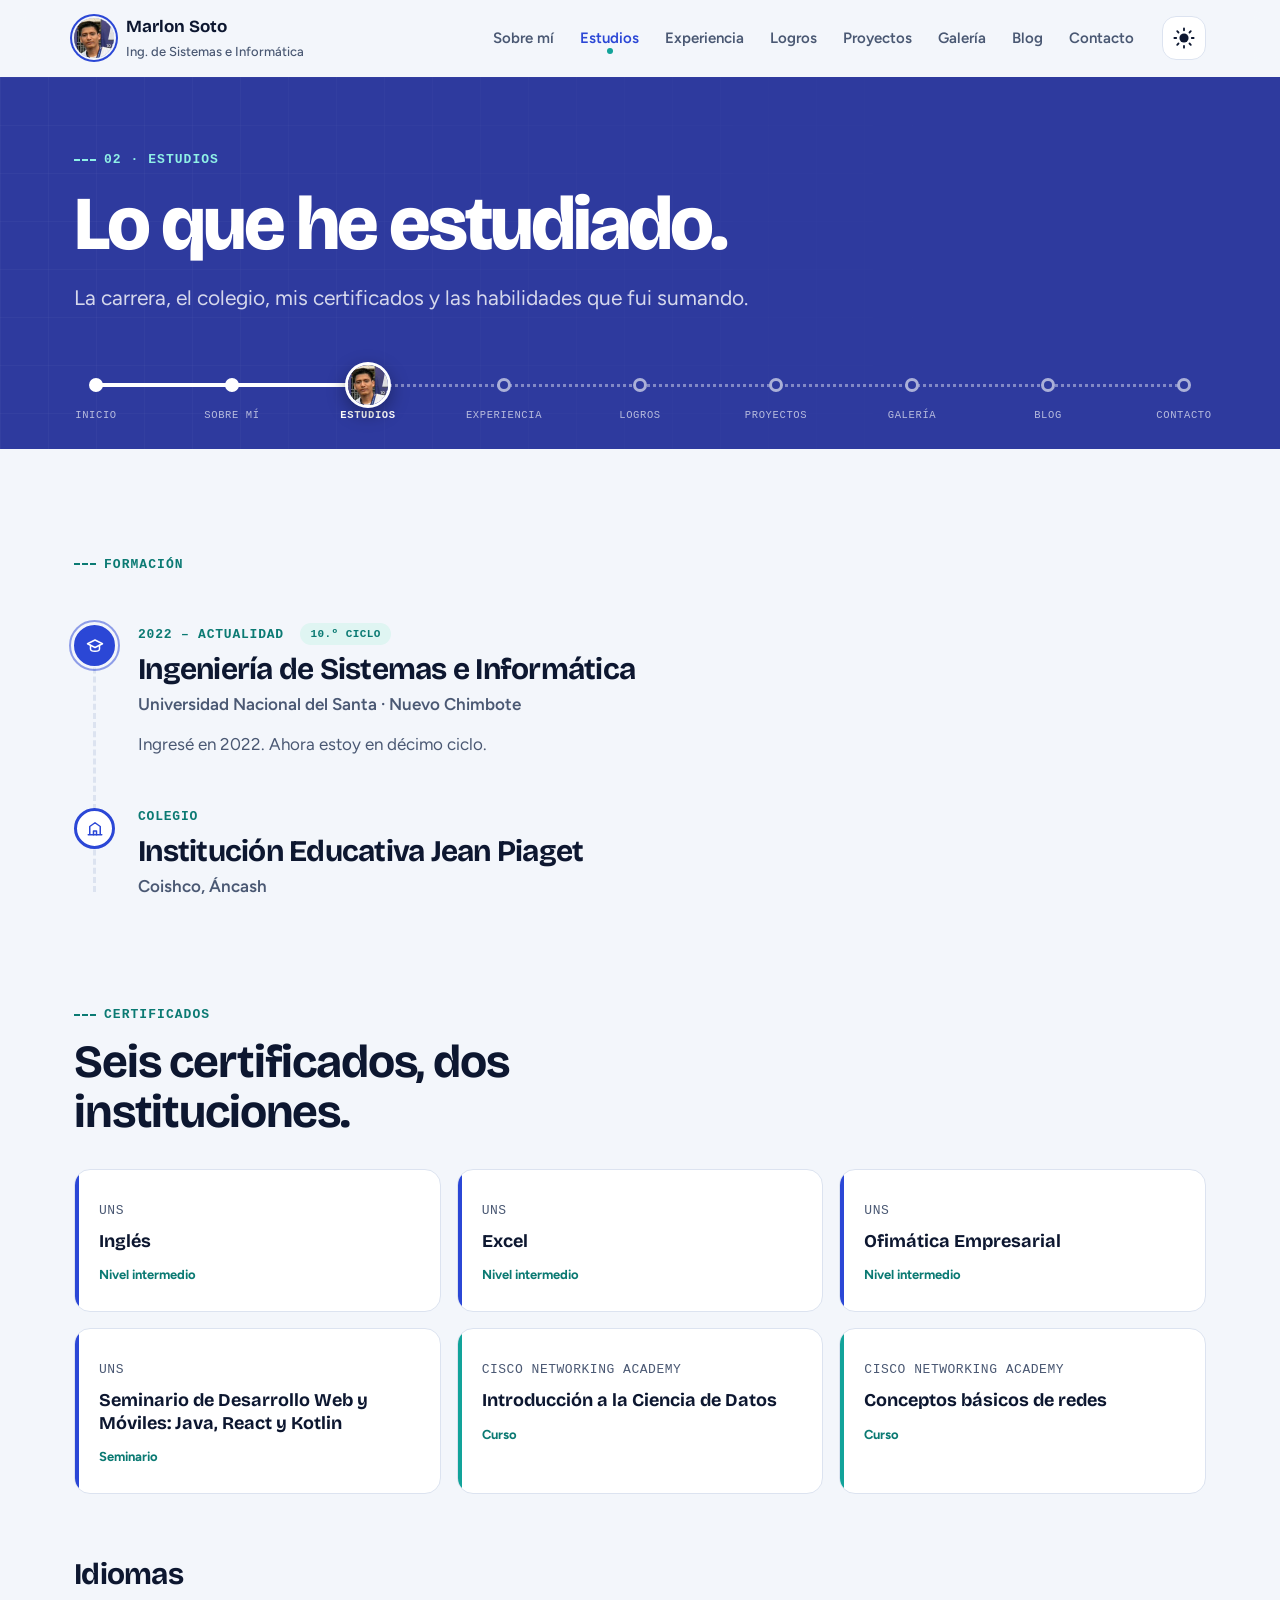
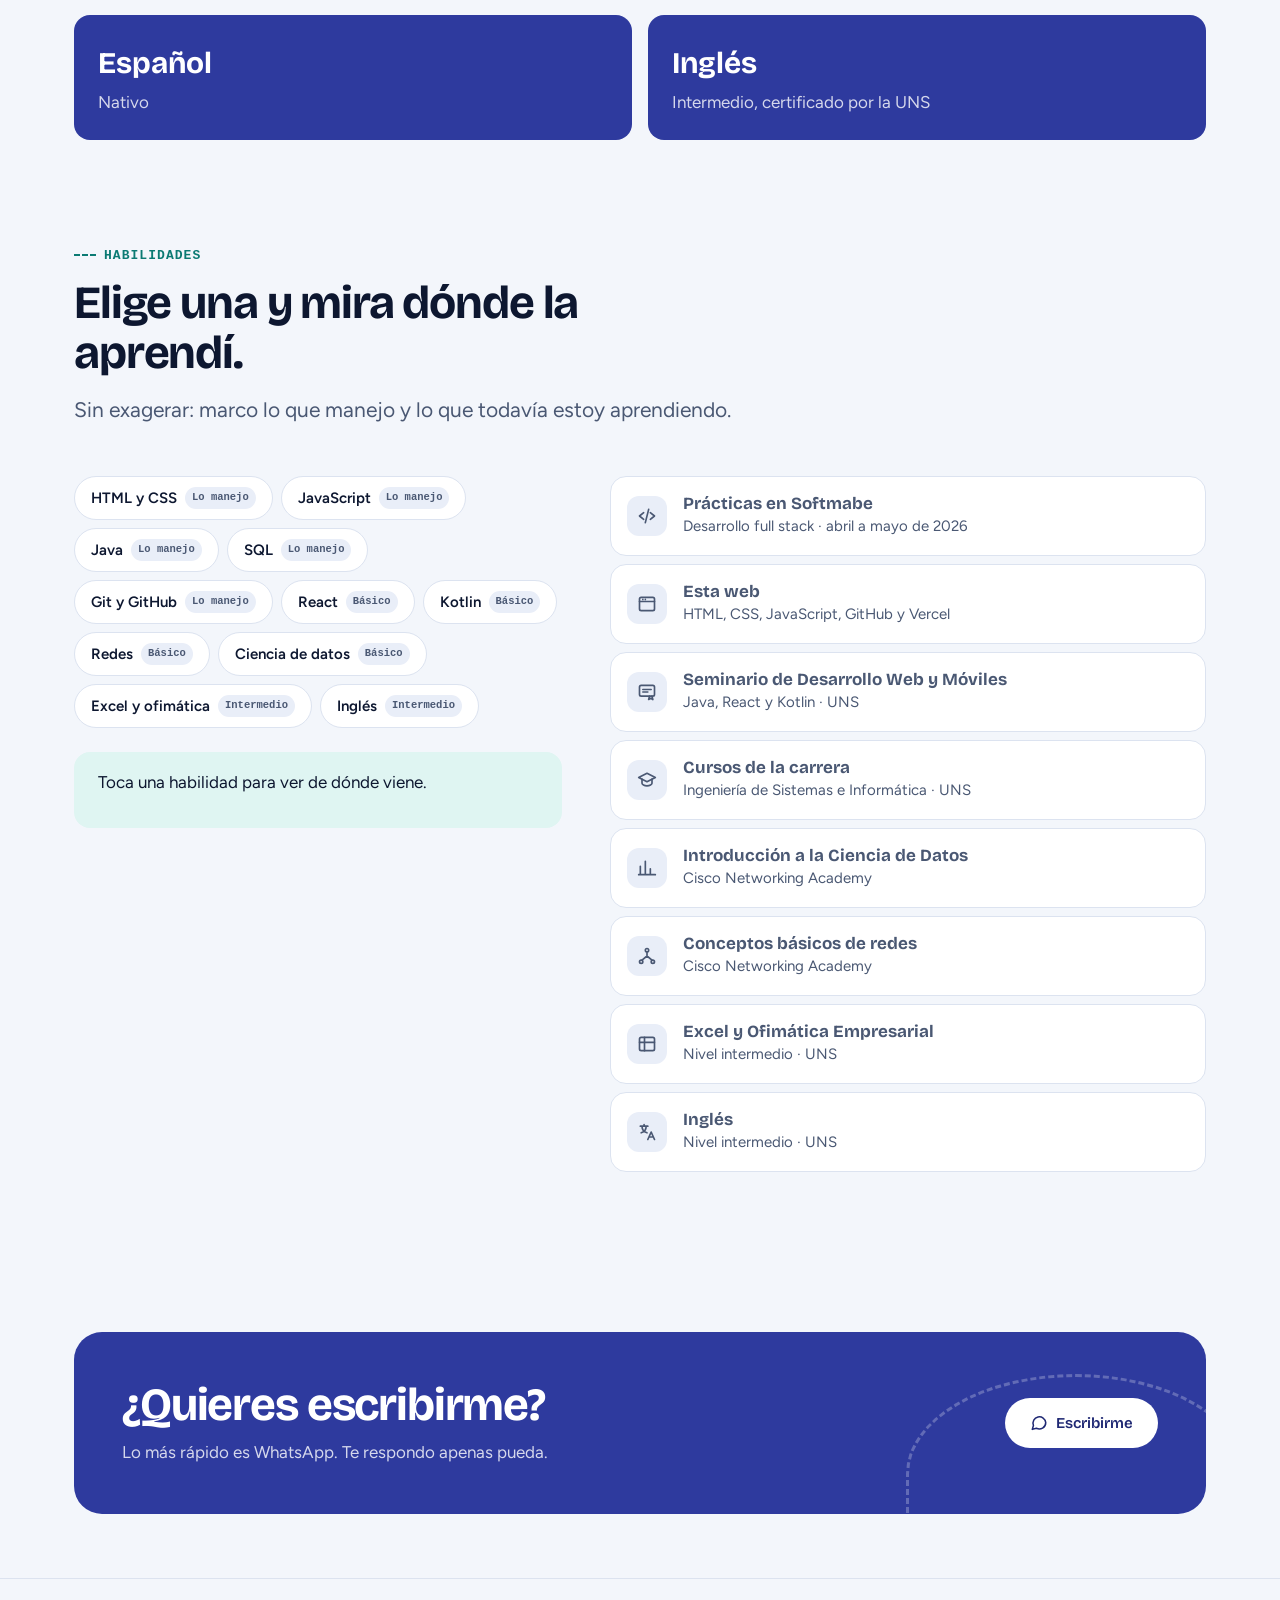
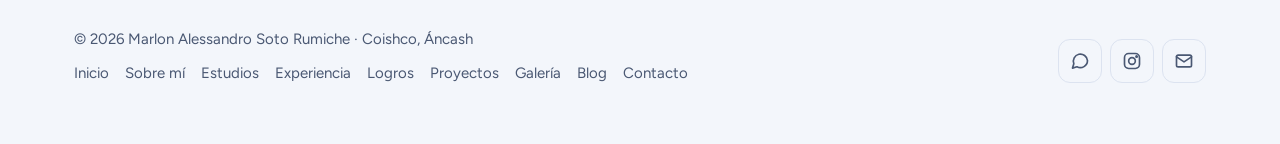
<file: estudios.html>
<!DOCTYPE html>
<html lang="es" class="sin-js" data-tema="claro">
<head>
  <meta charset="UTF-8">
  <meta name="viewport" content="width=device-width, initial-scale=1.0">
  <title>Estudios | Marlon Soto</title>
  <meta name="description" content="Formación de Marlon Soto: Ingeniería de Sistemas e Informática en la Universidad Nacional del Santa, certificados de la UNS y Cisco, idiomas y habilidades.">
  <meta name="author" content="Marlon Alessandro Soto Rumiche">
  <meta name="theme-color" content="#2e3a9e">
  <meta property="og:type" content="website">
  <meta property="og:title" content="Estudios | Marlon Soto">
  <meta property="og:description" content="Formación de Marlon Soto: Ingeniería de Sistemas e Informática en la Universidad Nacional del Santa, certificados de la UNS y Cisco, idiomas y habilidades.">
  <meta property="og:image" content="img/marlon-perfil.jpg">
  <meta property="og:locale" content="es_PE">
  <script>
    (function () {
      var t = null;
      try { t = localStorage.getItem("tema"); } catch (e) {}
      var r = document.documentElement;
      r.setAttribute("data-tema", t === "oscuro" ? "oscuro" : "claro");
      r.classList.remove("sin-js");
    })();
  </script>
  <link rel="icon" href="favicon.svg" type="image/svg+xml">
  <link rel="preconnect" href="https://fonts.googleapis.com">
  <link rel="preconnect" href="https://fonts.gstatic.com" crossorigin>
  <link href="https://fonts.googleapis.com/css2?family=Bricolage+Grotesque:opsz,wght@12..96,600;12..96,700;12..96,800&family=Figtree:wght@400;500;600;700&display=swap" rel="stylesheet">
  <link rel="stylesheet" href="css/styles.css">
</head>
<body>
  <a class="saltar" href="#contenido">Saltar al contenido</a>
  <header class="encabezado">
    <div class="contenedor">
      <a class="logo" href="index.html" aria-label="Marlon Soto, ir al inicio">
        <img src="img/marlon-avatar.jpg" alt="" width="40" height="40">
        <span>Marlon Soto<small>Ing. de Sistemas e Informática</small></span>
      </a>
      <nav class="nav" id="menu-principal" aria-label="Principal">
        <ul class="nav-lista">
          <li><a href="sobre-mi.html">Sobre mí</a></li>
          <li><a href="estudios.html" aria-current="page">Estudios</a></li>
          <li><a href="experiencia.html">Experiencia</a></li>
          <li><a href="logros.html">Logros</a></li>
          <li><a href="proyectos.html">Proyectos</a></li>
          <li><a href="galeria.html">Galería</a></li>
          <li><a href="blog.html">Blog</a></li>
          <li><a href="contacto.html">Contacto</a></li>
        </ul>
      </nav>
      <button class="boton-icono tema-boton" type="button" aria-pressed="false" aria-label="Cambiar a modo oscuro"><svg viewBox="0 0 24 24" aria-hidden="true">
  <mask id="mascara-luna"><rect width="24" height="24" fill="#fff"/><circle class="sombra-luna" cx="17" cy="7" r="7" fill="#000"/></mask>
  <circle class="disco" cx="12" cy="12" r="5" fill="currentColor" mask="url(#mascara-luna)"/>
  <g class="rayos" stroke="currentColor" stroke-width="2" stroke-linecap="round"><path d="M12 1.5v2M12 20.5v2M1.5 12h2M20.5 12h2M4.6 4.6l1.4 1.4M18 18l1.4 1.4M4.6 19.4L6 18M18 6l1.4-1.4"/></g>
</svg></button>
      <button class="boton-icono menu-boton" type="button" aria-expanded="false" aria-controls="menu-principal" aria-label="Abrir menú">
        <svg class="icono-abrir" viewBox="0 0 24 24" fill="none" stroke="currentColor" stroke-width="2" stroke-linecap="round" stroke-linejoin="round" aria-hidden="true"><path d="M4 7h16M4 12h16M4 17h16"/></svg>
        <svg class="icono-cerrar" viewBox="0 0 24 24" fill="none" stroke="currentColor" stroke-width="2" stroke-linecap="round" stroke-linejoin="round" aria-hidden="true"><path d="M6 6l12 12M18 6L6 18"/></svg>
      </button>
    </div>
  </header>

  <main id="contenido">

    <header class="pagina-cabecera">
      <div class="contenedor">
        <p class="kicker entrada e1">02 · Estudios</p>
        <h1 class="entrada e2">Lo que he estudiado.</h1>
        <p class="intro entrada e3">La carrera, el colegio, mis certificados y las habilidades que fui sumando.</p>
        
        <nav class="ruta-sitio" aria-label="Ruta del sitio">
          <div class="base"></div><div class="hecho"></div>
          <a class="ruta-parada pasada" href="index.html" style="left:0.00%" aria-label="Inicio"><i></i><span>Inicio</span></a><a class="ruta-parada pasada" href="sobre-mi.html" style="left:12.50%" aria-label="Sobre mí"><i></i><span>Sobre mí</span></a><a class="ruta-parada actual" href="estudios.html" style="left:25.00%" aria-current="page" aria-label="Estudios"><i></i><span>Estudios</span></a><a class="ruta-parada" href="experiencia.html" style="left:37.50%" aria-label="Experiencia"><i></i><span>Experiencia</span></a><a class="ruta-parada" href="logros.html" style="left:50.00%" aria-label="Logros"><i></i><span>Logros</span></a><a class="ruta-parada" href="proyectos.html" style="left:62.50%" aria-label="Proyectos"><i></i><span>Proyectos</span></a><a class="ruta-parada" href="galeria.html" style="left:75.00%" aria-label="Galería"><i></i><span>Galería</span></a><a class="ruta-parada" href="blog.html" style="left:87.50%" aria-label="Blog"><i></i><span>Blog</span></a><a class="ruta-parada" href="contacto.html" style="left:100.00%" aria-label="Contacto"><i></i><span>Contacto</span></a>
          <div class="ruta-yo" aria-hidden="true"><img src="img/marlon-avatar.jpg" alt="" width="46" height="46"></div>
        </nav>
      </div>
    </header>
    <section class="seccion">
      <div class="contenedor">
        <p class="kicker revelar">Formación</p>
        <ol class="linea">
          <li class="revelar">
            <span class="linea-punto activo"><svg viewBox="0 0 24 24" fill="none" stroke="currentColor" stroke-width="2" stroke-linecap="round" stroke-linejoin="round" aria-hidden="true"><path d="M22 9L12 4 2 9l10 5 10-5z"/><path d="M6 11v5c0 1.5 2.7 3 6 3s6-1.5 6-3v-5"/></svg></span>
            <p class="linea-fecha">2022 – actualidad <span class="estado">10.º CICLO</span></p>
            <h3>Ingeniería de Sistemas e Informática</h3>
            <p class="lugar">Universidad Nacional del Santa · Nuevo Chimbote</p>
            <p class="desc">Ingresé en 2022. Ahora estoy en décimo ciclo.</p>
          </li>
          <li class="revelar">
            <span class="linea-punto"><svg viewBox="0 0 24 24" fill="none" stroke="currentColor" stroke-width="2" stroke-linecap="round" stroke-linejoin="round" aria-hidden="true"><path d="M3 21h18M5 21V10l7-5 7 5v11"/><path d="M10 21v-5h4v5"/></svg></span>
            <p class="linea-fecha">Colegio</p>
            <h3>Institución Educativa Jean Piaget</h3>
            <p class="lugar">Coishco, Áncash</p>
          </li>
        </ol>
      </div>
    </section>

    <section class="seccion" style="padding-top:0">
      <div class="contenedor">
        <div class="revelar">
          <p class="kicker">Certificados</p>
          <h2 class="titulo-seccion">Seis certificados, dos instituciones.</h2>
        </div>
        <ul class="certificados">
          <li class="certificado  revelar" data-retraso="0"><span class="dato">UNS</span><strong>Inglés</strong><span class="nivel-cert">Nivel intermedio</span></li>
          <li class="certificado  revelar" data-retraso="80"><span class="dato">UNS</span><strong>Excel</strong><span class="nivel-cert">Nivel intermedio</span></li>
          <li class="certificado  revelar" data-retraso="160"><span class="dato">UNS</span><strong>Ofimática Empresarial</strong><span class="nivel-cert">Nivel intermedio</span></li>
          <li class="certificado  revelar" data-retraso="0"><span class="dato">UNS</span><strong>Seminario de Desarrollo Web y Móviles: Java, React y Kotlin</strong><span class="nivel-cert">Seminario</span></li>
          <li class="certificado cisco revelar" data-retraso="80"><span class="dato">Cisco Networking Academy</span><strong>Introducción a la Ciencia de Datos</strong><span class="nivel-cert">Curso</span></li>
          <li class="certificado cisco revelar" data-retraso="160"><span class="dato">Cisco Networking Academy</span><strong>Conceptos básicos de redes</strong><span class="nivel-cert">Curso</span></li>
        </ul>

        <h3 class="revelar" style="font-size:var(--t-xl);margin-top:64px">Idiomas</h3>
        <div class="idiomas revelar">
          <div class="idioma"><strong>Español</strong><span>Nativo</span></div>
          <div class="idioma"><strong>Inglés</strong><span>Intermedio, certificado por la UNS</span></div>
        </div>
      </div>
    </section>

    <section class="seccion" style="padding-top:0" aria-labelledby="t-hab">
      <div class="contenedor">
        <div class="revelar">
          <p class="kicker">Habilidades</p>
          <h2 class="titulo-seccion" id="t-hab">Elige una y mira dónde la aprendí.</h2>
          <p class="intro">Sin exagerar: marco lo que manejo y lo que todavía estoy aprendiendo.</p>
        </div>
        <div class="habilidades">
          <div class="revelar">
            <div class="habilidades-chips" role="group" aria-label="Habilidades"><button class="hab" type="button" aria-pressed="false" data-nombre="HTML y CSS" data-donde="blog softmabe seminario" data-texto="Lo usé en las prácticas en Softmabe, en el seminario de desarrollo web y para hacer esta página.">HTML y CSS <span class="nivel">Lo manejo</span></button><button class="hab" type="button" aria-pressed="false" data-nombre="JavaScript" data-donde="blog softmabe" data-texto="Lo usé en mis prácticas full stack y en las partes interactivas de esta web.">JavaScript <span class="nivel">Lo manejo</span></button><button class="hab" type="button" aria-pressed="false" data-nombre="Java" data-donde="carrera seminario" data-texto="Lo trabajé en cursos de la carrera y en el seminario de Desarrollo Web y Móviles.">Java <span class="nivel">Lo manejo</span></button><button class="hab" type="button" aria-pressed="false" data-nombre="SQL" data-donde="carrera" data-texto="Bases de datos que trabajé en los cursos de la carrera.">SQL <span class="nivel">Lo manejo</span></button><button class="hab" type="button" aria-pressed="false" data-nombre="Git y GitHub" data-donde="blog" data-texto="Ahí guardo el código de esta web, y desde ahí se publica en Vercel.">Git y GitHub <span class="nivel">Lo manejo</span></button><button class="hab" type="button" aria-pressed="false" data-nombre="React" data-donde="seminario" data-texto="Lo conocí en el seminario de Desarrollo Web y Móviles. Todavía estoy en nivel básico.">React <span class="nivel">Básico</span></button><button class="hab" type="button" aria-pressed="false" data-nombre="Kotlin" data-donde="seminario" data-texto="También lo vi en el seminario, para aplicaciones móviles. Nivel básico.">Kotlin <span class="nivel">Básico</span></button><button class="hab" type="button" aria-pressed="false" data-nombre="Redes" data-donde="cisco-redes" data-texto="Curso de conceptos básicos de redes de Cisco Networking Academy.">Redes <span class="nivel">Básico</span></button><button class="hab" type="button" aria-pressed="false" data-nombre="Ciencia de datos" data-donde="cisco-datos" data-texto="Curso de introducción a la ciencia de datos de Cisco Networking Academy.">Ciencia de datos <span class="nivel">Básico</span></button><button class="hab" type="button" aria-pressed="false" data-nombre="Excel y ofimática" data-donde="ofimatica" data-texto="Certificados de nivel intermedio de la UNS en Excel y en ofimática empresarial.">Excel y ofimática <span class="nivel">Intermedio</span></button><button class="hab" type="button" aria-pressed="false" data-nombre="Inglés" data-donde="ingles" data-texto="Nivel intermedio certificado por la Universidad Nacional del Santa.">Inglés <span class="nivel">Intermedio</span></button></div>
            <p class="hab-explicacion" aria-live="polite">Toca una habilidad para ver de dónde viene.</p>
          </div>
          <ul class="evidencias revelar" data-retraso="100" aria-label="Dónde las aprendí">
            <li class="evidencia" data-id="softmabe"><span class="evidencia-icono"><svg viewBox="0 0 24 24" fill="none" stroke="currentColor" stroke-width="2" stroke-linecap="round" stroke-linejoin="round" aria-hidden="true"><path d="M8 8l-5 4 5 4M16 8l5 4-5 4M14 4l-4 16"/></svg></span><span><strong>Prácticas en Softmabe</strong><span>Desarrollo full stack · abril a mayo de 2026</span></span></li>
            <li class="evidencia" data-id="blog"><span class="evidencia-icono"><svg viewBox="0 0 24 24" fill="none" stroke="currentColor" stroke-width="2" stroke-linecap="round" stroke-linejoin="round" aria-hidden="true"><rect x="3" y="4" width="18" height="16" rx="2"/><path d="M3 9h18M7 6.5h.01M10 6.5h.01"/></svg></span><span><strong>Esta web</strong><span>HTML, CSS, JavaScript, GitHub y Vercel</span></span></li>
            <li class="evidencia" data-id="seminario"><span class="evidencia-icono"><svg viewBox="0 0 24 24" fill="none" stroke="currentColor" stroke-width="2" stroke-linecap="round" stroke-linejoin="round" aria-hidden="true"><rect x="3" y="4" width="18" height="13" rx="2"/><path d="M7 9h10M7 12h6"/><path d="M15 17l-1 4 2.5-1.5L19 21l-1-4"/></svg></span><span><strong>Seminario de Desarrollo Web y Móviles</strong><span>Java, React y Kotlin · UNS</span></span></li>
            <li class="evidencia" data-id="carrera"><span class="evidencia-icono"><svg viewBox="0 0 24 24" fill="none" stroke="currentColor" stroke-width="2" stroke-linecap="round" stroke-linejoin="round" aria-hidden="true"><path d="M22 9L12 4 2 9l10 5 10-5z"/><path d="M6 11v5c0 1.5 2.7 3 6 3s6-1.5 6-3v-5"/></svg></span><span><strong>Cursos de la carrera</strong><span>Ingeniería de Sistemas e Informática · UNS</span></span></li>
            <li class="evidencia" data-id="cisco-datos"><span class="evidencia-icono"><svg viewBox="0 0 24 24" fill="none" stroke="currentColor" stroke-width="2" stroke-linecap="round" stroke-linejoin="round" aria-hidden="true"><path d="M4 20V10M10 20V4M16 20v-7M22 20H2"/></svg></span><span><strong>Introducción a la Ciencia de Datos</strong><span>Cisco Networking Academy</span></span></li>
            <li class="evidencia" data-id="cisco-redes"><span class="evidencia-icono"><svg viewBox="0 0 24 24" fill="none" stroke="currentColor" stroke-width="2" stroke-linecap="round" stroke-linejoin="round" aria-hidden="true"><circle cx="12" cy="5" r="2"/><circle cx="5" cy="19" r="2"/><circle cx="19" cy="19" r="2"/><path d="M12 7v5M12 12l-6 5M12 12l6 5"/></svg></span><span><strong>Conceptos básicos de redes</strong><span>Cisco Networking Academy</span></span></li>
            <li class="evidencia" data-id="ofimatica"><span class="evidencia-icono"><svg viewBox="0 0 24 24" fill="none" stroke="currentColor" stroke-width="2" stroke-linecap="round" stroke-linejoin="round" aria-hidden="true"><rect x="3" y="4" width="18" height="16" rx="2"/><path d="M3 10h18M9 4v16"/></svg></span><span><strong>Excel y Ofimática Empresarial</strong><span>Nivel intermedio · UNS</span></span></li>
            <li class="evidencia" data-id="ingles"><span class="evidencia-icono"><svg viewBox="0 0 24 24" fill="none" stroke="currentColor" stroke-width="2" stroke-linecap="round" stroke-linejoin="round" aria-hidden="true"><path d="M4 5h9M8.5 3v2M6 5c0 4 3 7 6 8M11 5c0 4-3 7-6 8"/><path d="M13 21l4-9 4 9M14.5 18h5"/></svg></span><span><strong>Inglés</strong><span>Nivel intermedio · UNS</span></span></li>
          </ul>
        </div>
      </div>
    </section>

    <section class="franja">
      <div class="contenedor">
        <div class="franja-caja revelar">
          <div>
            <h2>¿Quieres escribirme?</h2>
            <p>Lo más rápido es WhatsApp. Te respondo apenas pueda.</p>
          </div>
          <div class="acciones">
            <a class="btn btn-claro" href="contacto.html"><svg viewBox="0 0 24 24" fill="none" stroke="currentColor" stroke-width="2" stroke-linecap="round" stroke-linejoin="round" aria-hidden="true"><path d="M21 11.5a8.5 8.5 0 0 1-12.6 7.4L3 20.5l1.6-5.2A8.5 8.5 0 1 1 21 11.5z"/></svg> Escribirme</a>
          </div>
        </div>
      </div>
    </section>
  </main>
  <footer class="pie">
    <div class="contenedor pie-grid">
      <div>
        <p>© <span data-anio>2026</span> Marlon Alessandro Soto Rumiche · Coishco, Áncash</p>
        <ul class="pie-nav"><li><a href="index.html">Inicio</a></li><li><a href="sobre-mi.html">Sobre mí</a></li><li><a href="estudios.html">Estudios</a></li><li><a href="experiencia.html">Experiencia</a></li><li><a href="logros.html">Logros</a></li><li><a href="proyectos.html">Proyectos</a></li><li><a href="galeria.html">Galería</a></li><li><a href="blog.html">Blog</a></li><li><a href="contacto.html">Contacto</a></li></ul>
      </div>
      <div class="pie-redes">
        <a href="https://wa.me/51997940406" target="_blank" rel="noopener" aria-label="WhatsApp"><svg viewBox="0 0 24 24" fill="none" stroke="currentColor" stroke-width="2" stroke-linecap="round" stroke-linejoin="round" aria-hidden="true"><path d="M21 11.5a8.5 8.5 0 0 1-12.6 7.4L3 20.5l1.6-5.2A8.5 8.5 0 1 1 21 11.5z"/></svg></a>
        <a href="https://www.instagram.com/chistemas_sr/" target="_blank" rel="noopener" aria-label="Instagram"><svg viewBox="0 0 24 24" fill="none" stroke="currentColor" stroke-width="2" stroke-linecap="round" stroke-linejoin="round" aria-hidden="true"><rect x="3" y="3" width="18" height="18" rx="5"/><circle cx="12" cy="12" r="4"/><circle cx="17.5" cy="6.5" r="0.8" fill="currentColor"/></svg></a>
        <a href="mailto:marlonalessandro04@outlook.com" aria-label="Correo"><svg viewBox="0 0 24 24" fill="none" stroke="currentColor" stroke-width="2" stroke-linecap="round" stroke-linejoin="round" aria-hidden="true"><rect x="3" y="5" width="18" height="14" rx="2"/><path d="M3 7l9 6 9-6"/></svg></a>
      </div>
    </div>
  </footer>
  <script src="js/main.js"></script>
</body>
</html>
</file>
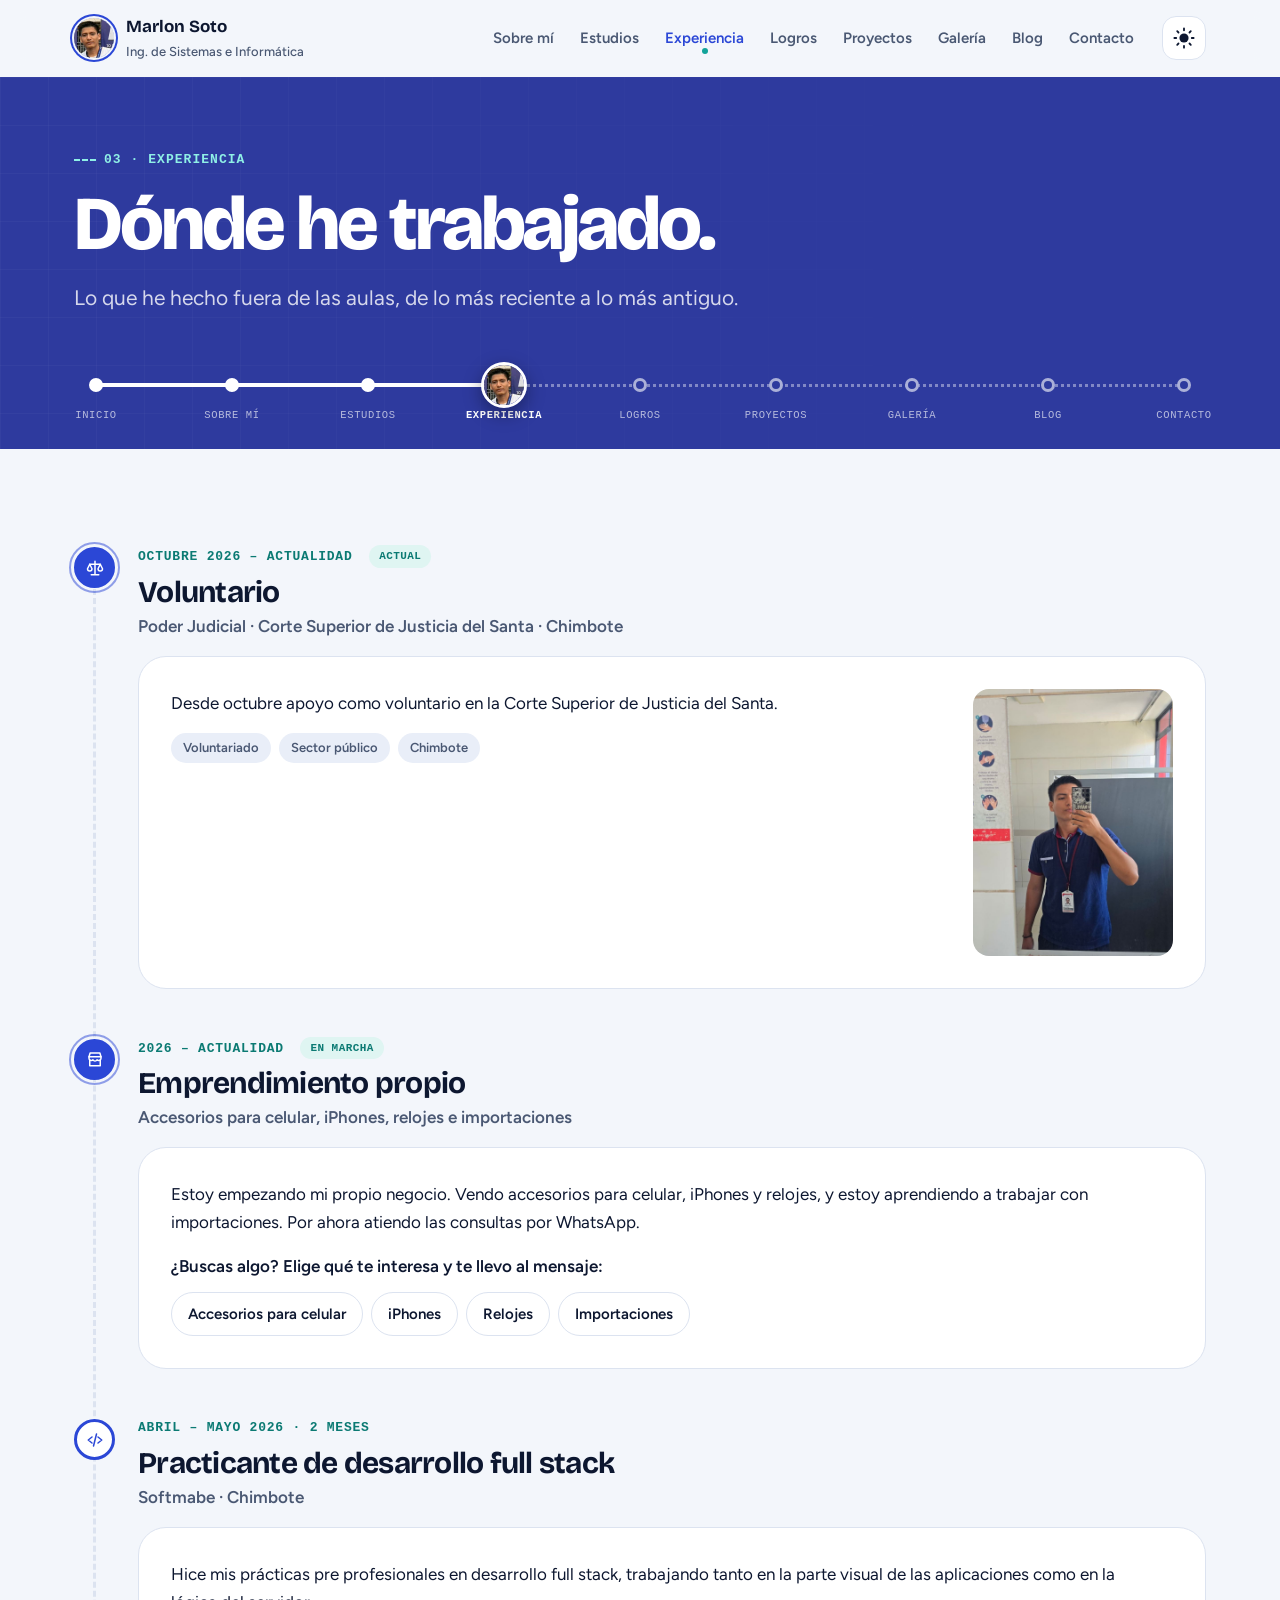
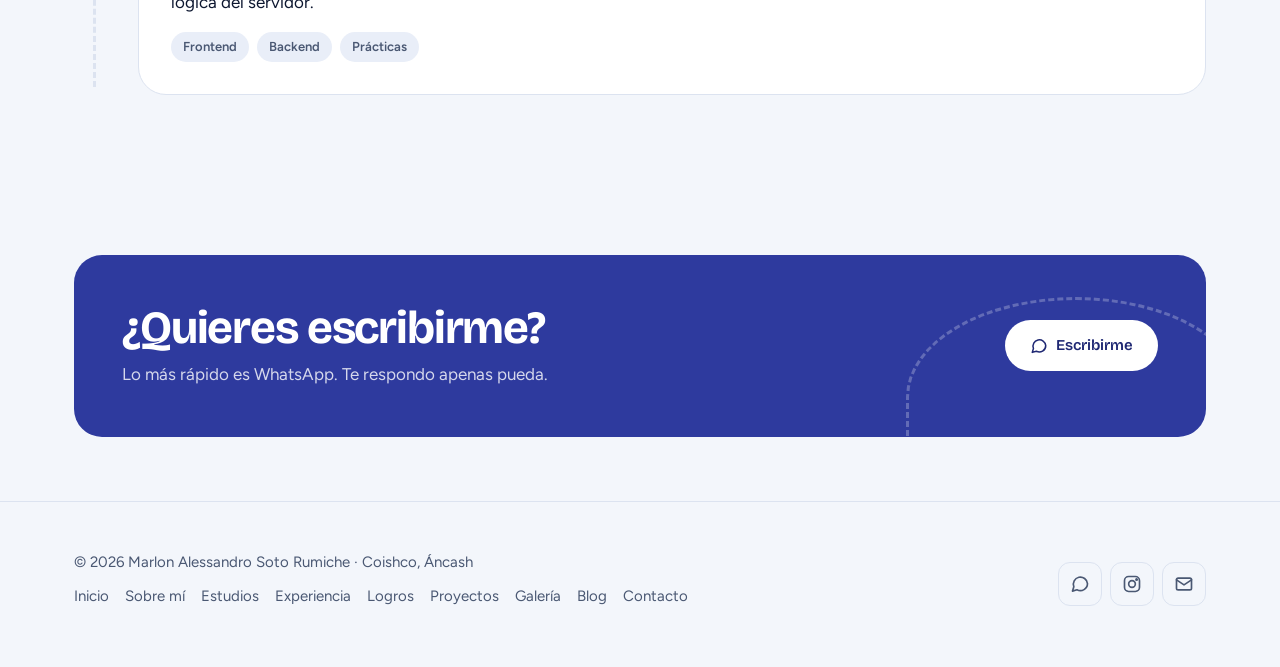
<file: experiencia.html>
<!DOCTYPE html>
<html lang="es" class="sin-js" data-tema="claro">
<head>
  <meta charset="UTF-8">
  <meta name="viewport" content="width=device-width, initial-scale=1.0">
  <title>Experiencia | Marlon Soto</title>
  <meta name="description" content="Experiencia de Marlon Soto: voluntariado en la Corte Superior de Justicia del Santa, prácticas full stack en Softmabe y emprendimiento propio.">
  <meta name="author" content="Marlon Alessandro Soto Rumiche">
  <meta name="theme-color" content="#2e3a9e">
  <meta property="og:type" content="website">
  <meta property="og:title" content="Experiencia | Marlon Soto">
  <meta property="og:description" content="Experiencia de Marlon Soto: voluntariado en la Corte Superior de Justicia del Santa, prácticas full stack en Softmabe y emprendimiento propio.">
  <meta property="og:image" content="img/marlon-perfil.jpg">
  <meta property="og:locale" content="es_PE">
  <script>
    (function () {
      var t = null;
      try { t = localStorage.getItem("tema"); } catch (e) {}
      var r = document.documentElement;
      r.setAttribute("data-tema", t === "oscuro" ? "oscuro" : "claro");
      r.classList.remove("sin-js");
    })();
  </script>
  <link rel="icon" href="favicon.svg" type="image/svg+xml">
  <link rel="preconnect" href="https://fonts.googleapis.com">
  <link rel="preconnect" href="https://fonts.gstatic.com" crossorigin>
  <link href="https://fonts.googleapis.com/css2?family=Bricolage+Grotesque:opsz,wght@12..96,600;12..96,700;12..96,800&family=Figtree:wght@400;500;600;700&display=swap" rel="stylesheet">
  <link rel="stylesheet" href="css/styles.css">
</head>
<body>
  <a class="saltar" href="#contenido">Saltar al contenido</a>
  <header class="encabezado">
    <div class="contenedor">
      <a class="logo" href="index.html" aria-label="Marlon Soto, ir al inicio">
        <img src="img/marlon-avatar.jpg" alt="" width="40" height="40">
        <span>Marlon Soto<small>Ing. de Sistemas e Informática</small></span>
      </a>
      <nav class="nav" id="menu-principal" aria-label="Principal">
        <ul class="nav-lista">
          <li><a href="sobre-mi.html">Sobre mí</a></li>
          <li><a href="estudios.html">Estudios</a></li>
          <li><a href="experiencia.html" aria-current="page">Experiencia</a></li>
          <li><a href="logros.html">Logros</a></li>
          <li><a href="proyectos.html">Proyectos</a></li>
          <li><a href="galeria.html">Galería</a></li>
          <li><a href="blog.html">Blog</a></li>
          <li><a href="contacto.html">Contacto</a></li>
        </ul>
      </nav>
      <button class="boton-icono tema-boton" type="button" aria-pressed="false" aria-label="Cambiar a modo oscuro"><svg viewBox="0 0 24 24" aria-hidden="true">
  <mask id="mascara-luna"><rect width="24" height="24" fill="#fff"/><circle class="sombra-luna" cx="17" cy="7" r="7" fill="#000"/></mask>
  <circle class="disco" cx="12" cy="12" r="5" fill="currentColor" mask="url(#mascara-luna)"/>
  <g class="rayos" stroke="currentColor" stroke-width="2" stroke-linecap="round"><path d="M12 1.5v2M12 20.5v2M1.5 12h2M20.5 12h2M4.6 4.6l1.4 1.4M18 18l1.4 1.4M4.6 19.4L6 18M18 6l1.4-1.4"/></g>
</svg></button>
      <button class="boton-icono menu-boton" type="button" aria-expanded="false" aria-controls="menu-principal" aria-label="Abrir menú">
        <svg class="icono-abrir" viewBox="0 0 24 24" fill="none" stroke="currentColor" stroke-width="2" stroke-linecap="round" stroke-linejoin="round" aria-hidden="true"><path d="M4 7h16M4 12h16M4 17h16"/></svg>
        <svg class="icono-cerrar" viewBox="0 0 24 24" fill="none" stroke="currentColor" stroke-width="2" stroke-linecap="round" stroke-linejoin="round" aria-hidden="true"><path d="M6 6l12 12M18 6L6 18"/></svg>
      </button>
    </div>
  </header>

  <main id="contenido">

    <header class="pagina-cabecera">
      <div class="contenedor">
        <p class="kicker entrada e1">03 · Experiencia</p>
        <h1 class="entrada e2">Dónde he trabajado.</h1>
        <p class="intro entrada e3">Lo que he hecho fuera de las aulas, de lo más reciente a lo más antiguo.</p>
        
        <nav class="ruta-sitio" aria-label="Ruta del sitio">
          <div class="base"></div><div class="hecho"></div>
          <a class="ruta-parada pasada" href="index.html" style="left:0.00%" aria-label="Inicio"><i></i><span>Inicio</span></a><a class="ruta-parada pasada" href="sobre-mi.html" style="left:12.50%" aria-label="Sobre mí"><i></i><span>Sobre mí</span></a><a class="ruta-parada pasada" href="estudios.html" style="left:25.00%" aria-label="Estudios"><i></i><span>Estudios</span></a><a class="ruta-parada actual" href="experiencia.html" style="left:37.50%" aria-current="page" aria-label="Experiencia"><i></i><span>Experiencia</span></a><a class="ruta-parada" href="logros.html" style="left:50.00%" aria-label="Logros"><i></i><span>Logros</span></a><a class="ruta-parada" href="proyectos.html" style="left:62.50%" aria-label="Proyectos"><i></i><span>Proyectos</span></a><a class="ruta-parada" href="galeria.html" style="left:75.00%" aria-label="Galería"><i></i><span>Galería</span></a><a class="ruta-parada" href="blog.html" style="left:87.50%" aria-label="Blog"><i></i><span>Blog</span></a><a class="ruta-parada" href="contacto.html" style="left:100.00%" aria-label="Contacto"><i></i><span>Contacto</span></a>
          <div class="ruta-yo" aria-hidden="true"><img src="img/marlon-avatar.jpg" alt="" width="46" height="46"></div>
        </nav>
      </div>
    </header>
    <section class="seccion">
      <div class="contenedor">
        <ol class="linea" style="margin-top:0">
          <li class="revelar">
            <span class="linea-punto activo"><svg viewBox="0 0 24 24" fill="none" stroke="currentColor" stroke-width="2" stroke-linecap="round" stroke-linejoin="round" aria-hidden="true"><path d="M12 3v18M7 21h10M5 7h14"/><path d="M5 7l-3 6a3 3 0 0 0 6 0L5 7zM19 7l-3 6a3 3 0 0 0 6 0l-3-6z"/></svg></span>
            <p class="linea-fecha">Octubre 2026 – actualidad <span class="estado">ACTUAL</span></p>
            <h3>Voluntario</h3>
            <p class="lugar">Poder Judicial · Corte Superior de Justicia del Santa · Chimbote</p>
            <div class="tarjeta-exp con-foto">
              <div>
                <!-- EDITAR: agrega en una o dos líneas qué tareas haces como voluntario -->
                <p>Desde octubre apoyo como voluntario en la Corte Superior de Justicia del Santa.</p>
                <ul class="etiquetas"><li>Voluntariado</li><li>Sector público</li><li>Chimbote</li></ul>
              </div>
              <img src="img/voluntariado-csj-santa.jpg" alt="Marlon con su credencial de voluntario" width="900" height="1200" loading="lazy" style="object-position:center 40%">
            </div>
          </li>

          <li class="revelar" id="emprendimiento">
            <span class="linea-punto activo"><svg viewBox="0 0 24 24" fill="none" stroke="currentColor" stroke-width="2" stroke-linecap="round" stroke-linejoin="round" aria-hidden="true"><path d="M4 9l1.5-5h13L20 9"/><path d="M4 9h16v2a3 3 0 0 1-5.3 2 3 3 0 0 1-5.4 0A3 3 0 0 1 4 11V9z"/><path d="M5 13v8h14v-8"/></svg></span>
            <p class="linea-fecha">2026 – actualidad <span class="estado">EN MARCHA</span></p>
            <h3>Emprendimiento propio</h3>
            <p class="lugar">Accesorios para celular, iPhones, relojes e importaciones</p>
            <div class="tarjeta-exp">
              <div>
                <p>Estoy empezando mi propio negocio. Vendo accesorios para celular, iPhones y relojes, y estoy aprendiendo a trabajar con importaciones. Por ahora atiendo las consultas por WhatsApp.</p>
                <p style="margin-top:16px;font-weight:600">¿Buscas algo? Elige qué te interesa y te llevo al mensaje:</p>
                <div class="temas" style="margin-top:12px"><a class="tema-opcion" href="contacto.html?tema=accesorios#escribir">Accesorios para celular</a><a class="tema-opcion" href="contacto.html?tema=iphones#escribir">iPhones</a><a class="tema-opcion" href="contacto.html?tema=relojes#escribir">Relojes</a><a class="tema-opcion" href="contacto.html?tema=importaciones#escribir">Importaciones</a></div>
              </div>
            </div>
          </li>

          <li class="revelar">
            <span class="linea-punto"><svg viewBox="0 0 24 24" fill="none" stroke="currentColor" stroke-width="2" stroke-linecap="round" stroke-linejoin="round" aria-hidden="true"><path d="M8 8l-5 4 5 4M16 8l5 4-5 4M14 4l-4 16"/></svg></span>
            <p class="linea-fecha">Abril – mayo 2026 · 2 meses</p>
            <h3>Practicante de desarrollo full stack</h3>
            <p class="lugar">Softmabe · Chimbote</p>
            <div class="tarjeta-exp">
              <div>
                <!-- EDITAR: menciona el proyecto o las tecnologías que usaste en Softmabe -->
                <p>Hice mis prácticas pre profesionales en desarrollo full stack, trabajando tanto en la parte visual de las aplicaciones como en la lógica del servidor.</p>
                <ul class="etiquetas"><li>Frontend</li><li>Backend</li><li>Prácticas</li></ul>
              </div>
            </div>
          </li>
        </ol>
      </div>
    </section>

    <section class="franja">
      <div class="contenedor">
        <div class="franja-caja revelar">
          <div>
            <h2>¿Quieres escribirme?</h2>
            <p>Lo más rápido es WhatsApp. Te respondo apenas pueda.</p>
          </div>
          <div class="acciones">
            <a class="btn btn-claro" href="contacto.html"><svg viewBox="0 0 24 24" fill="none" stroke="currentColor" stroke-width="2" stroke-linecap="round" stroke-linejoin="round" aria-hidden="true"><path d="M21 11.5a8.5 8.5 0 0 1-12.6 7.4L3 20.5l1.6-5.2A8.5 8.5 0 1 1 21 11.5z"/></svg> Escribirme</a>
          </div>
        </div>
      </div>
    </section>
  </main>
  <footer class="pie">
    <div class="contenedor pie-grid">
      <div>
        <p>© <span data-anio>2026</span> Marlon Alessandro Soto Rumiche · Coishco, Áncash</p>
        <ul class="pie-nav"><li><a href="index.html">Inicio</a></li><li><a href="sobre-mi.html">Sobre mí</a></li><li><a href="estudios.html">Estudios</a></li><li><a href="experiencia.html">Experiencia</a></li><li><a href="logros.html">Logros</a></li><li><a href="proyectos.html">Proyectos</a></li><li><a href="galeria.html">Galería</a></li><li><a href="blog.html">Blog</a></li><li><a href="contacto.html">Contacto</a></li></ul>
      </div>
      <div class="pie-redes">
        <a href="https://wa.me/51997940406" target="_blank" rel="noopener" aria-label="WhatsApp"><svg viewBox="0 0 24 24" fill="none" stroke="currentColor" stroke-width="2" stroke-linecap="round" stroke-linejoin="round" aria-hidden="true"><path d="M21 11.5a8.5 8.5 0 0 1-12.6 7.4L3 20.5l1.6-5.2A8.5 8.5 0 1 1 21 11.5z"/></svg></a>
        <a href="https://www.instagram.com/chistemas_sr/" target="_blank" rel="noopener" aria-label="Instagram"><svg viewBox="0 0 24 24" fill="none" stroke="currentColor" stroke-width="2" stroke-linecap="round" stroke-linejoin="round" aria-hidden="true"><rect x="3" y="3" width="18" height="18" rx="5"/><circle cx="12" cy="12" r="4"/><circle cx="17.5" cy="6.5" r="0.8" fill="currentColor"/></svg></a>
        <a href="mailto:marlonalessandro04@outlook.com" aria-label="Correo"><svg viewBox="0 0 24 24" fill="none" stroke="currentColor" stroke-width="2" stroke-linecap="round" stroke-linejoin="round" aria-hidden="true"><rect x="3" y="5" width="18" height="14" rx="2"/><path d="M3 7l9 6 9-6"/></svg></a>
      </div>
    </div>
  </footer>
  <script src="js/main.js"></script>
</body>
</html>
</file>
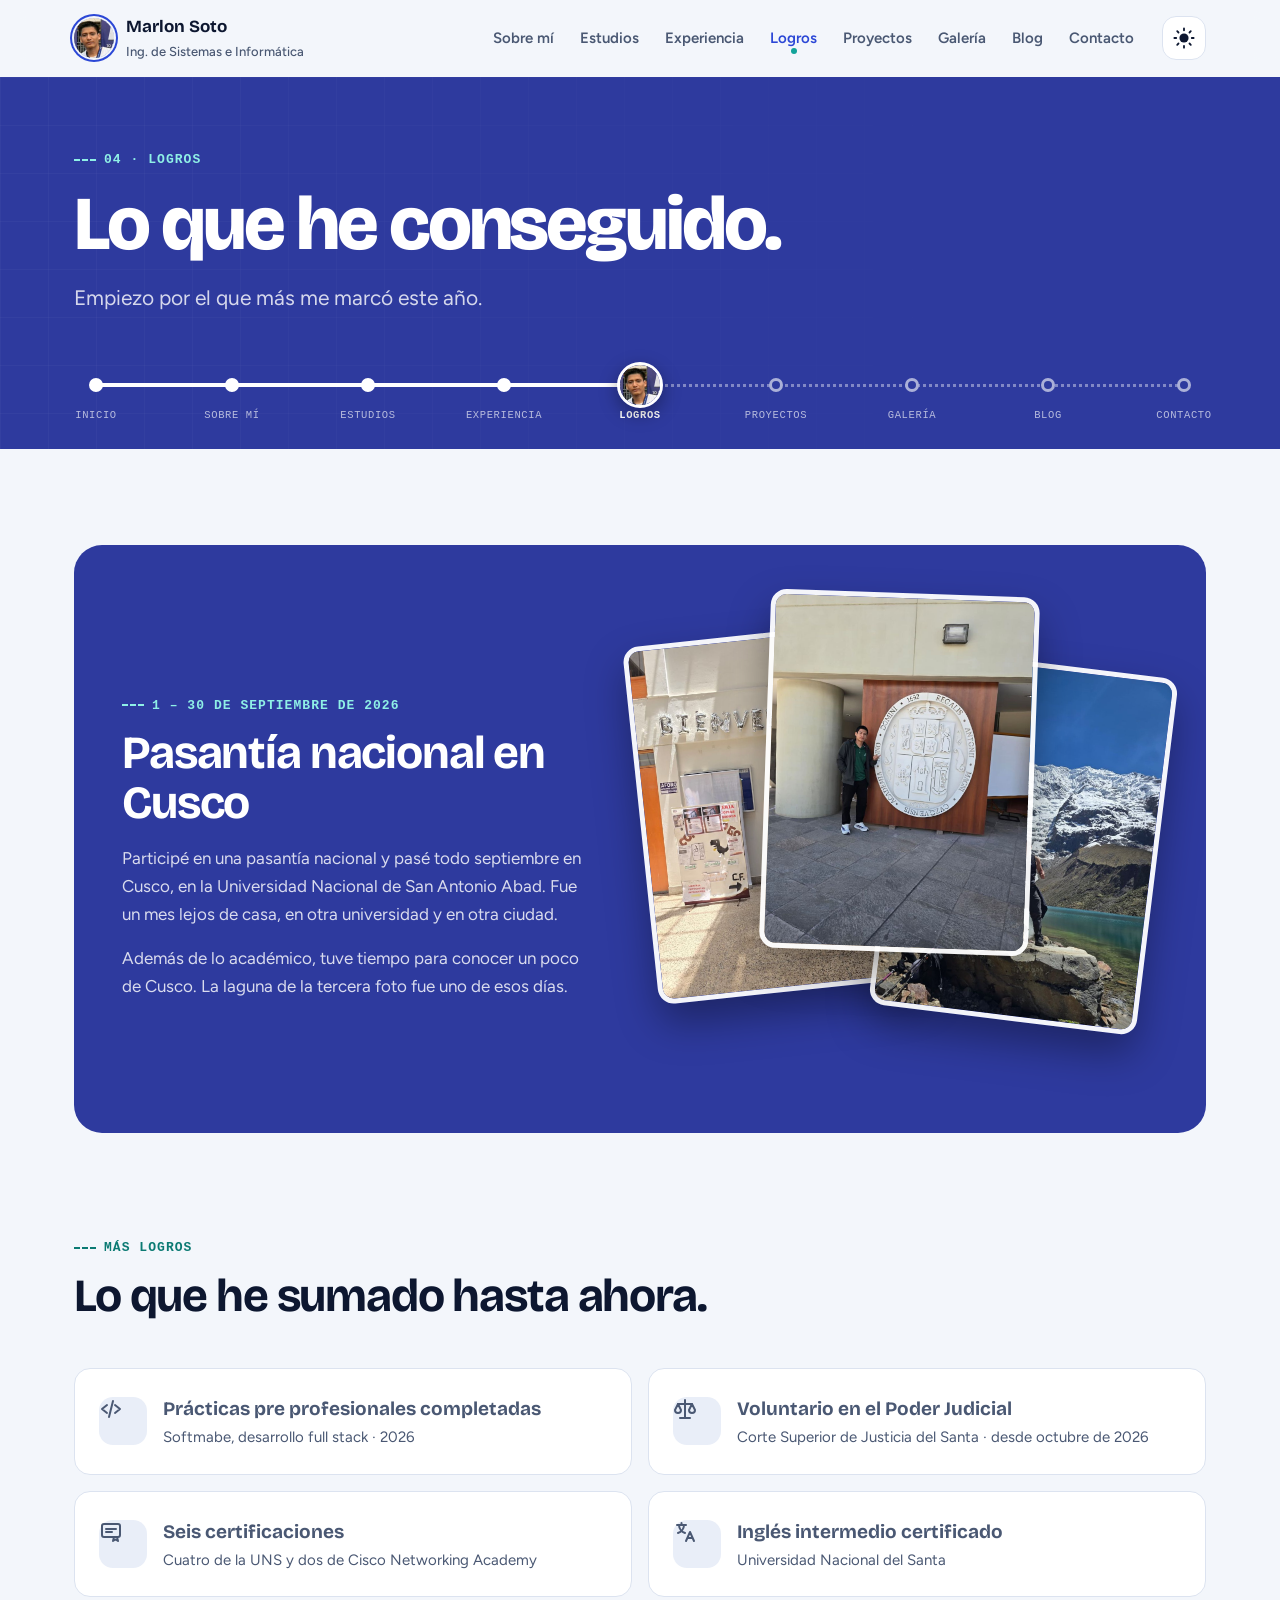
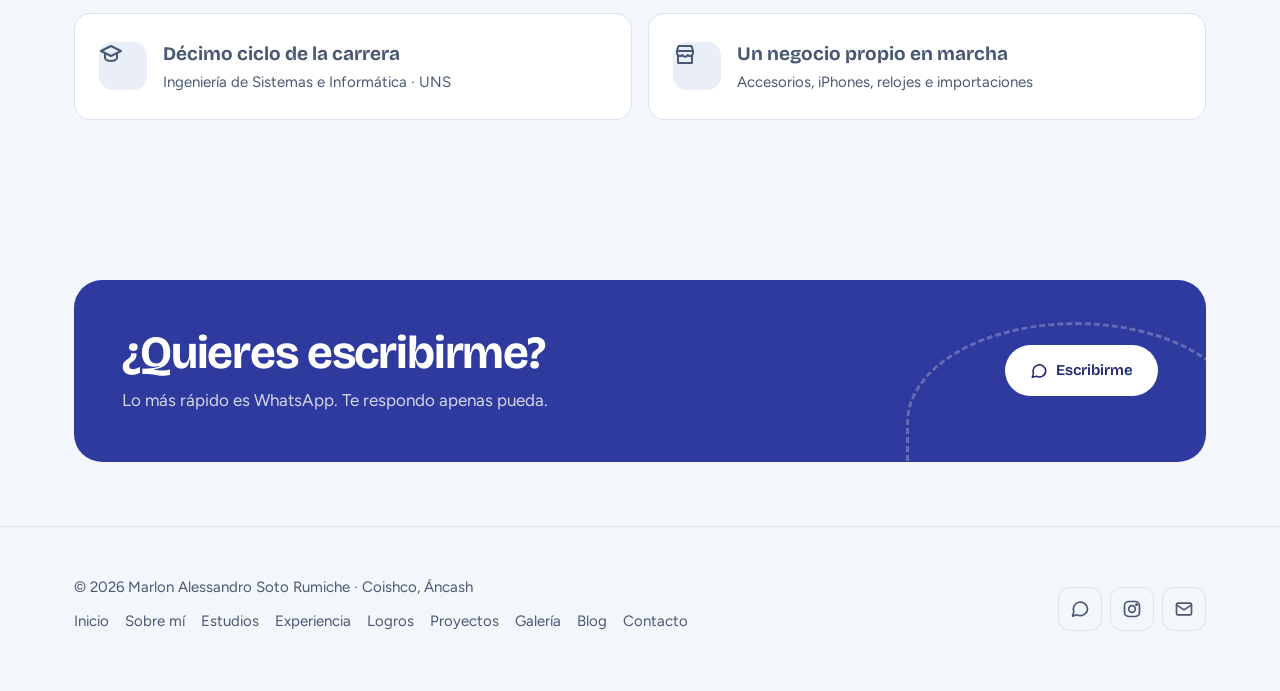
<file: logros.html>
<!DOCTYPE html>
<html lang="es" class="sin-js" data-tema="claro">
<head>
  <meta charset="UTF-8">
  <meta name="viewport" content="width=device-width, initial-scale=1.0">
  <title>Logros | Marlon Soto</title>
  <meta name="description" content="Logros de Marlon Soto: pasantía nacional en Cusco, prácticas, voluntariado en el Poder Judicial y certificaciones.">
  <meta name="author" content="Marlon Alessandro Soto Rumiche">
  <meta name="theme-color" content="#2e3a9e">
  <meta property="og:type" content="website">
  <meta property="og:title" content="Logros | Marlon Soto">
  <meta property="og:description" content="Logros de Marlon Soto: pasantía nacional en Cusco, prácticas, voluntariado en el Poder Judicial y certificaciones.">
  <meta property="og:image" content="img/cusco-unsaac-escudo.jpg">
  <meta property="og:locale" content="es_PE">
  <script>
    (function () {
      var t = null;
      try { t = localStorage.getItem("tema"); } catch (e) {}
      var r = document.documentElement;
      r.setAttribute("data-tema", t === "oscuro" ? "oscuro" : "claro");
      r.classList.remove("sin-js");
    })();
  </script>
  <link rel="icon" href="favicon.svg" type="image/svg+xml">
  <link rel="preconnect" href="https://fonts.googleapis.com">
  <link rel="preconnect" href="https://fonts.gstatic.com" crossorigin>
  <link href="https://fonts.googleapis.com/css2?family=Bricolage+Grotesque:opsz,wght@12..96,600;12..96,700;12..96,800&family=Figtree:wght@400;500;600;700&display=swap" rel="stylesheet">
  <link rel="stylesheet" href="css/styles.css">
</head>
<body>
  <a class="saltar" href="#contenido">Saltar al contenido</a>
  <header class="encabezado">
    <div class="contenedor">
      <a class="logo" href="index.html" aria-label="Marlon Soto, ir al inicio">
        <img src="img/marlon-avatar.jpg" alt="" width="40" height="40">
        <span>Marlon Soto<small>Ing. de Sistemas e Informática</small></span>
      </a>
      <nav class="nav" id="menu-principal" aria-label="Principal">
        <ul class="nav-lista">
          <li><a href="sobre-mi.html">Sobre mí</a></li>
          <li><a href="estudios.html">Estudios</a></li>
          <li><a href="experiencia.html">Experiencia</a></li>
          <li><a href="logros.html" aria-current="page">Logros</a></li>
          <li><a href="proyectos.html">Proyectos</a></li>
          <li><a href="galeria.html">Galería</a></li>
          <li><a href="blog.html">Blog</a></li>
          <li><a href="contacto.html">Contacto</a></li>
        </ul>
      </nav>
      <button class="boton-icono tema-boton" type="button" aria-pressed="false" aria-label="Cambiar a modo oscuro"><svg viewBox="0 0 24 24" aria-hidden="true">
  <mask id="mascara-luna"><rect width="24" height="24" fill="#fff"/><circle class="sombra-luna" cx="17" cy="7" r="7" fill="#000"/></mask>
  <circle class="disco" cx="12" cy="12" r="5" fill="currentColor" mask="url(#mascara-luna)"/>
  <g class="rayos" stroke="currentColor" stroke-width="2" stroke-linecap="round"><path d="M12 1.5v2M12 20.5v2M1.5 12h2M20.5 12h2M4.6 4.6l1.4 1.4M18 18l1.4 1.4M4.6 19.4L6 18M18 6l1.4-1.4"/></g>
</svg></button>
      <button class="boton-icono menu-boton" type="button" aria-expanded="false" aria-controls="menu-principal" aria-label="Abrir menú">
        <svg class="icono-abrir" viewBox="0 0 24 24" fill="none" stroke="currentColor" stroke-width="2" stroke-linecap="round" stroke-linejoin="round" aria-hidden="true"><path d="M4 7h16M4 12h16M4 17h16"/></svg>
        <svg class="icono-cerrar" viewBox="0 0 24 24" fill="none" stroke="currentColor" stroke-width="2" stroke-linecap="round" stroke-linejoin="round" aria-hidden="true"><path d="M6 6l12 12M18 6L6 18"/></svg>
      </button>
    </div>
  </header>

  <main id="contenido">

    <header class="pagina-cabecera">
      <div class="contenedor">
        <p class="kicker entrada e1">04 · Logros</p>
        <h1 class="entrada e2">Lo que he conseguido.</h1>
        <p class="intro entrada e3">Empiezo por el que más me marcó este año.</p>
        
        <nav class="ruta-sitio" aria-label="Ruta del sitio">
          <div class="base"></div><div class="hecho"></div>
          <a class="ruta-parada pasada" href="index.html" style="left:0.00%" aria-label="Inicio"><i></i><span>Inicio</span></a><a class="ruta-parada pasada" href="sobre-mi.html" style="left:12.50%" aria-label="Sobre mí"><i></i><span>Sobre mí</span></a><a class="ruta-parada pasada" href="estudios.html" style="left:25.00%" aria-label="Estudios"><i></i><span>Estudios</span></a><a class="ruta-parada pasada" href="experiencia.html" style="left:37.50%" aria-label="Experiencia"><i></i><span>Experiencia</span></a><a class="ruta-parada actual" href="logros.html" style="left:50.00%" aria-current="page" aria-label="Logros"><i></i><span>Logros</span></a><a class="ruta-parada" href="proyectos.html" style="left:62.50%" aria-label="Proyectos"><i></i><span>Proyectos</span></a><a class="ruta-parada" href="galeria.html" style="left:75.00%" aria-label="Galería"><i></i><span>Galería</span></a><a class="ruta-parada" href="blog.html" style="left:87.50%" aria-label="Blog"><i></i><span>Blog</span></a><a class="ruta-parada" href="contacto.html" style="left:100.00%" aria-label="Contacto"><i></i><span>Contacto</span></a>
          <div class="ruta-yo" aria-hidden="true"><img src="img/marlon-avatar.jpg" alt="" width="46" height="46"></div>
        </nav>
      </div>
    </header>
    <section class="seccion">
      <div class="contenedor">
        <article class="destacado revelar">
          <div>
            <p class="kicker">1 – 30 de septiembre de 2026</p>
            <h2>Pasantía nacional en Cusco</h2>
            <!-- EDITAR: confirma la universidad donde hiciste la pasantía y agrega qué hiciste allí -->
            <p>Participé en una pasantía nacional y pasé todo septiembre en Cusco, en la Universidad Nacional de San Antonio Abad. Fue un mes lejos de casa, en otra universidad y en otra ciudad.</p>
            <p>Además de lo académico, tuve tiempo para conocer un poco de Cusco. La laguna de la tercera foto fue uno de esos días.</p>
          </div>
          <div class="destacado-fotos">
            <figure tabindex="0"><img src="img/cusco-pasantia-bienvenidos.jpg" alt="Marlon en la entrada de la carrera de Ingeniería Informática y de Sistemas, bajo un letrero de bienvenida" width="900" height="1200" loading="lazy" style="object-position:center 60%"></figure>
            <figure tabindex="0"><img src="img/cusco-unsaac-escudo.jpg" alt="Marlon junto al escudo de la Universidad Nacional de San Antonio Abad del Cusco" width="900" height="1200" loading="lazy" style="object-position:center 45%"></figure>
            <figure tabindex="0"><img src="img/cusco-laguna.jpg" alt="Marlon frente a una laguna turquesa con un nevado detrás" width="900" height="1200" loading="lazy" style="object-position:center 60%"></figure>
          </div>
        </article>

        <div class="revelar" style="margin-top:96px">
          <p class="kicker">Más logros</p>
          <h2 class="titulo-seccion">Lo que he sumado hasta ahora.</h2>
        </div>
        <ul class="logros-lista">
          <li class="logro revelar" data-retraso="0"><span class="logro-icono"><svg viewBox="0 0 24 24" fill="none" stroke="currentColor" stroke-width="2" stroke-linecap="round" stroke-linejoin="round" aria-hidden="true"><path d="M8 8l-5 4 5 4M16 8l5 4-5 4M14 4l-4 16"/></svg></span><span><strong>Prácticas pre profesionales completadas</strong><span>Softmabe, desarrollo full stack · 2026</span></span></li>
          <li class="logro revelar" data-retraso="100"><span class="logro-icono"><svg viewBox="0 0 24 24" fill="none" stroke="currentColor" stroke-width="2" stroke-linecap="round" stroke-linejoin="round" aria-hidden="true"><path d="M12 3v18M7 21h10M5 7h14"/><path d="M5 7l-3 6a3 3 0 0 0 6 0L5 7zM19 7l-3 6a3 3 0 0 0 6 0l-3-6z"/></svg></span><span><strong>Voluntario en el Poder Judicial</strong><span>Corte Superior de Justicia del Santa · desde octubre de 2026</span></span></li>
          <li class="logro revelar" data-retraso="0"><span class="logro-icono"><svg viewBox="0 0 24 24" fill="none" stroke="currentColor" stroke-width="2" stroke-linecap="round" stroke-linejoin="round" aria-hidden="true"><rect x="3" y="4" width="18" height="13" rx="2"/><path d="M7 9h10M7 12h6"/><path d="M15 17l-1 4 2.5-1.5L19 21l-1-4"/></svg></span><span><strong>Seis certificaciones</strong><span>Cuatro de la UNS y dos de Cisco Networking Academy</span></span></li>
          <li class="logro revelar" data-retraso="100"><span class="logro-icono"><svg viewBox="0 0 24 24" fill="none" stroke="currentColor" stroke-width="2" stroke-linecap="round" stroke-linejoin="round" aria-hidden="true"><path d="M4 5h9M8.5 3v2M6 5c0 4 3 7 6 8M11 5c0 4-3 7-6 8"/><path d="M13 21l4-9 4 9M14.5 18h5"/></svg></span><span><strong>Inglés intermedio certificado</strong><span>Universidad Nacional del Santa</span></span></li>
          <li class="logro revelar" data-retraso="0"><span class="logro-icono"><svg viewBox="0 0 24 24" fill="none" stroke="currentColor" stroke-width="2" stroke-linecap="round" stroke-linejoin="round" aria-hidden="true"><path d="M22 9L12 4 2 9l10 5 10-5z"/><path d="M6 11v5c0 1.5 2.7 3 6 3s6-1.5 6-3v-5"/></svg></span><span><strong>Décimo ciclo de la carrera</strong><span>Ingeniería de Sistemas e Informática · UNS</span></span></li>
          <li class="logro revelar" data-retraso="100"><span class="logro-icono"><svg viewBox="0 0 24 24" fill="none" stroke="currentColor" stroke-width="2" stroke-linecap="round" stroke-linejoin="round" aria-hidden="true"><path d="M4 9l1.5-5h13L20 9"/><path d="M4 9h16v2a3 3 0 0 1-5.3 2 3 3 0 0 1-5.4 0A3 3 0 0 1 4 11V9z"/><path d="M5 13v8h14v-8"/></svg></span><span><strong>Un negocio propio en marcha</strong><span>Accesorios, iPhones, relojes e importaciones</span></span></li>
        </ul>
      </div>
    </section>

    <section class="franja">
      <div class="contenedor">
        <div class="franja-caja revelar">
          <div>
            <h2>¿Quieres escribirme?</h2>
            <p>Lo más rápido es WhatsApp. Te respondo apenas pueda.</p>
          </div>
          <div class="acciones">
            <a class="btn btn-claro" href="contacto.html"><svg viewBox="0 0 24 24" fill="none" stroke="currentColor" stroke-width="2" stroke-linecap="round" stroke-linejoin="round" aria-hidden="true"><path d="M21 11.5a8.5 8.5 0 0 1-12.6 7.4L3 20.5l1.6-5.2A8.5 8.5 0 1 1 21 11.5z"/></svg> Escribirme</a>
          </div>
        </div>
      </div>
    </section>
  </main>
  <footer class="pie">
    <div class="contenedor pie-grid">
      <div>
        <p>© <span data-anio>2026</span> Marlon Alessandro Soto Rumiche · Coishco, Áncash</p>
        <ul class="pie-nav"><li><a href="index.html">Inicio</a></li><li><a href="sobre-mi.html">Sobre mí</a></li><li><a href="estudios.html">Estudios</a></li><li><a href="experiencia.html">Experiencia</a></li><li><a href="logros.html">Logros</a></li><li><a href="proyectos.html">Proyectos</a></li><li><a href="galeria.html">Galería</a></li><li><a href="blog.html">Blog</a></li><li><a href="contacto.html">Contacto</a></li></ul>
      </div>
      <div class="pie-redes">
        <a href="https://wa.me/51997940406" target="_blank" rel="noopener" aria-label="WhatsApp"><svg viewBox="0 0 24 24" fill="none" stroke="currentColor" stroke-width="2" stroke-linecap="round" stroke-linejoin="round" aria-hidden="true"><path d="M21 11.5a8.5 8.5 0 0 1-12.6 7.4L3 20.5l1.6-5.2A8.5 8.5 0 1 1 21 11.5z"/></svg></a>
        <a href="https://www.instagram.com/chistemas_sr/" target="_blank" rel="noopener" aria-label="Instagram"><svg viewBox="0 0 24 24" fill="none" stroke="currentColor" stroke-width="2" stroke-linecap="round" stroke-linejoin="round" aria-hidden="true"><rect x="3" y="3" width="18" height="18" rx="5"/><circle cx="12" cy="12" r="4"/><circle cx="17.5" cy="6.5" r="0.8" fill="currentColor"/></svg></a>
        <a href="mailto:marlonalessandro04@outlook.com" aria-label="Correo"><svg viewBox="0 0 24 24" fill="none" stroke="currentColor" stroke-width="2" stroke-linecap="round" stroke-linejoin="round" aria-hidden="true"><rect x="3" y="5" width="18" height="14" rx="2"/><path d="M3 7l9 6 9-6"/></svg></a>
      </div>
    </div>
  </footer>
  <script src="js/main.js"></script>
</body>
</html>
</file>
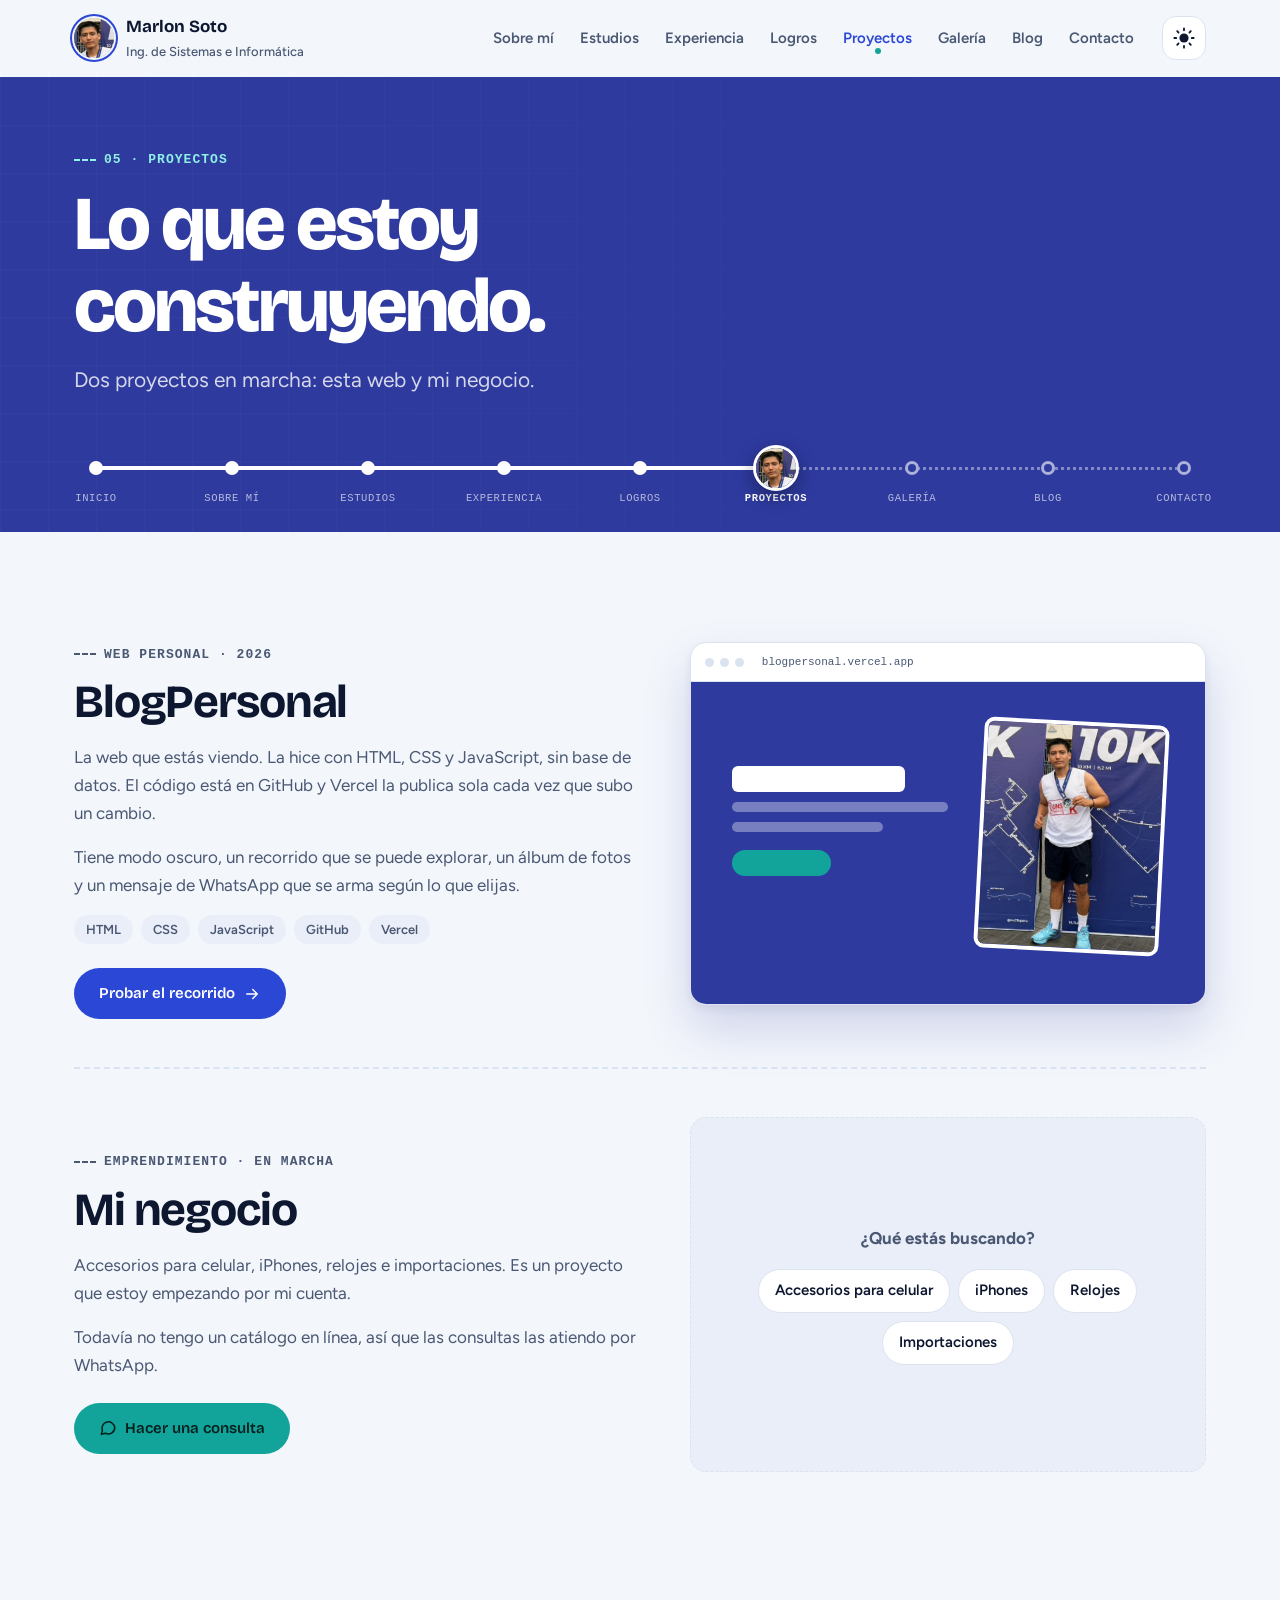
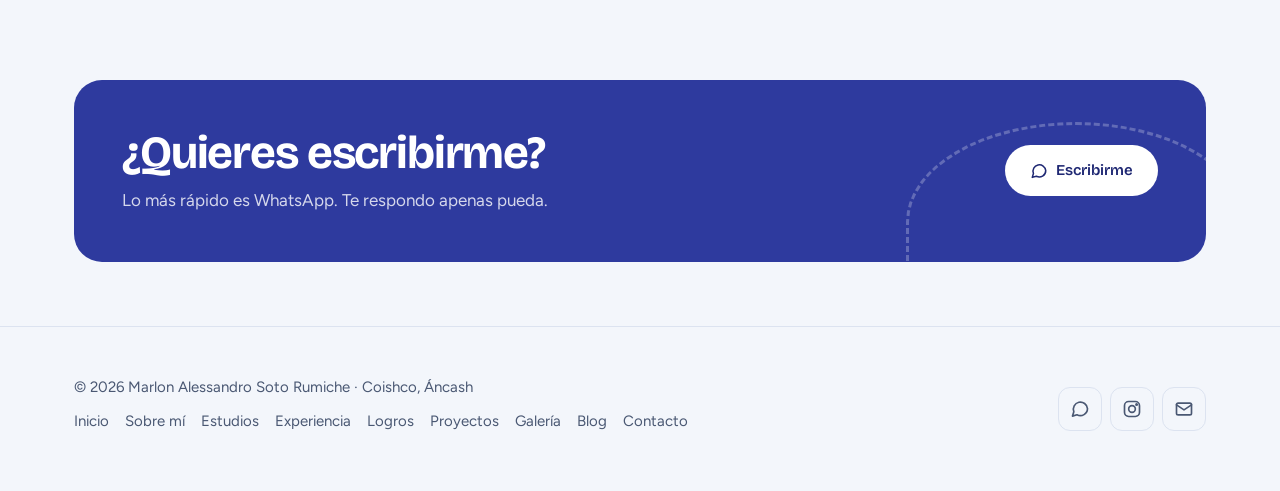
<file: proyectos.html>
<!DOCTYPE html>
<html lang="es" class="sin-js" data-tema="claro">
<head>
  <meta charset="UTF-8">
  <meta name="viewport" content="width=device-width, initial-scale=1.0">
  <title>Proyectos | Marlon Soto</title>
  <meta name="description" content="Proyectos de Marlon Soto: su web personal hecha con HTML, CSS y JavaScript, y su emprendimiento de accesorios y tecnología.">
  <meta name="author" content="Marlon Alessandro Soto Rumiche">
  <meta name="theme-color" content="#2e3a9e">
  <meta property="og:type" content="website">
  <meta property="og:title" content="Proyectos | Marlon Soto">
  <meta property="og:description" content="Proyectos de Marlon Soto: su web personal hecha con HTML, CSS y JavaScript, y su emprendimiento de accesorios y tecnología.">
  <meta property="og:image" content="img/marlon-perfil.jpg">
  <meta property="og:locale" content="es_PE">
  <script>
    (function () {
      var t = null;
      try { t = localStorage.getItem("tema"); } catch (e) {}
      var r = document.documentElement;
      r.setAttribute("data-tema", t === "oscuro" ? "oscuro" : "claro");
      r.classList.remove("sin-js");
    })();
  </script>
  <link rel="icon" href="favicon.svg" type="image/svg+xml">
  <link rel="preconnect" href="https://fonts.googleapis.com">
  <link rel="preconnect" href="https://fonts.gstatic.com" crossorigin>
  <link href="https://fonts.googleapis.com/css2?family=Bricolage+Grotesque:opsz,wght@12..96,600;12..96,700;12..96,800&family=Figtree:wght@400;500;600;700&display=swap" rel="stylesheet">
  <link rel="stylesheet" href="css/styles.css">
</head>
<body>
  <a class="saltar" href="#contenido">Saltar al contenido</a>
  <header class="encabezado">
    <div class="contenedor">
      <a class="logo" href="index.html" aria-label="Marlon Soto, ir al inicio">
        <img src="img/marlon-avatar.jpg" alt="" width="40" height="40">
        <span>Marlon Soto<small>Ing. de Sistemas e Informática</small></span>
      </a>
      <nav class="nav" id="menu-principal" aria-label="Principal">
        <ul class="nav-lista">
          <li><a href="sobre-mi.html">Sobre mí</a></li>
          <li><a href="estudios.html">Estudios</a></li>
          <li><a href="experiencia.html">Experiencia</a></li>
          <li><a href="logros.html">Logros</a></li>
          <li><a href="proyectos.html" aria-current="page">Proyectos</a></li>
          <li><a href="galeria.html">Galería</a></li>
          <li><a href="blog.html">Blog</a></li>
          <li><a href="contacto.html">Contacto</a></li>
        </ul>
      </nav>
      <button class="boton-icono tema-boton" type="button" aria-pressed="false" aria-label="Cambiar a modo oscuro"><svg viewBox="0 0 24 24" aria-hidden="true">
  <mask id="mascara-luna"><rect width="24" height="24" fill="#fff"/><circle class="sombra-luna" cx="17" cy="7" r="7" fill="#000"/></mask>
  <circle class="disco" cx="12" cy="12" r="5" fill="currentColor" mask="url(#mascara-luna)"/>
  <g class="rayos" stroke="currentColor" stroke-width="2" stroke-linecap="round"><path d="M12 1.5v2M12 20.5v2M1.5 12h2M20.5 12h2M4.6 4.6l1.4 1.4M18 18l1.4 1.4M4.6 19.4L6 18M18 6l1.4-1.4"/></g>
</svg></button>
      <button class="boton-icono menu-boton" type="button" aria-expanded="false" aria-controls="menu-principal" aria-label="Abrir menú">
        <svg class="icono-abrir" viewBox="0 0 24 24" fill="none" stroke="currentColor" stroke-width="2" stroke-linecap="round" stroke-linejoin="round" aria-hidden="true"><path d="M4 7h16M4 12h16M4 17h16"/></svg>
        <svg class="icono-cerrar" viewBox="0 0 24 24" fill="none" stroke="currentColor" stroke-width="2" stroke-linecap="round" stroke-linejoin="round" aria-hidden="true"><path d="M6 6l12 12M18 6L6 18"/></svg>
      </button>
    </div>
  </header>

  <main id="contenido">

    <header class="pagina-cabecera">
      <div class="contenedor">
        <p class="kicker entrada e1">05 · Proyectos</p>
        <h1 class="entrada e2">Lo que estoy construyendo.</h1>
        <p class="intro entrada e3">Dos proyectos en marcha: esta web y mi negocio.</p>
        
        <nav class="ruta-sitio" aria-label="Ruta del sitio">
          <div class="base"></div><div class="hecho"></div>
          <a class="ruta-parada pasada" href="index.html" style="left:0.00%" aria-label="Inicio"><i></i><span>Inicio</span></a><a class="ruta-parada pasada" href="sobre-mi.html" style="left:12.50%" aria-label="Sobre mí"><i></i><span>Sobre mí</span></a><a class="ruta-parada pasada" href="estudios.html" style="left:25.00%" aria-label="Estudios"><i></i><span>Estudios</span></a><a class="ruta-parada pasada" href="experiencia.html" style="left:37.50%" aria-label="Experiencia"><i></i><span>Experiencia</span></a><a class="ruta-parada pasada" href="logros.html" style="left:50.00%" aria-label="Logros"><i></i><span>Logros</span></a><a class="ruta-parada actual" href="proyectos.html" style="left:62.50%" aria-current="page" aria-label="Proyectos"><i></i><span>Proyectos</span></a><a class="ruta-parada" href="galeria.html" style="left:75.00%" aria-label="Galería"><i></i><span>Galería</span></a><a class="ruta-parada" href="blog.html" style="left:87.50%" aria-label="Blog"><i></i><span>Blog</span></a><a class="ruta-parada" href="contacto.html" style="left:100.00%" aria-label="Contacto"><i></i><span>Contacto</span></a>
          <div class="ruta-yo" aria-hidden="true"><img src="img/marlon-avatar.jpg" alt="" width="46" height="46"></div>
        </nav>
      </div>
    </header>
    <section class="seccion">
      <div class="contenedor">
        <article class="proyecto revelar">
          <div>
            <p class="kicker">Web personal · 2026</p>
            <h2>BlogPersonal</h2>
            <p>La web que estás viendo. La hice con HTML, CSS y JavaScript, sin base de datos. El código está en GitHub y Vercel la publica sola cada vez que subo un cambio.</p>
            <p>Tiene modo oscuro, un recorrido que se puede explorar, un álbum de fotos y un mensaje de WhatsApp que se arma según lo que elijas.</p>
            <ul class="etiquetas"><li>HTML</li><li>CSS</li><li>JavaScript</li><li>GitHub</li><li>Vercel</li></ul>
            <div class="acciones">
              <a class="btn btn-principal" href="index.html#recorrido">Probar el recorrido <svg class="flecha" viewBox="0 0 24 24" fill="none" stroke="currentColor" stroke-width="2" stroke-linecap="round" stroke-linejoin="round" aria-hidden="true"><path d="M5 12h14M13 6l6 6-6 6"/></svg></a>
            </div>
          </div>
          <div class="navegador" aria-hidden="true">
            <div class="navegador-barra"><i></i><i></i><i></i><span>blogpersonal.vercel.app</span></div>
            <div class="navegador-cuerpo">
              <div class="lineas"><b></b><b></b><b></b><b></b></div>
              <img src="img/marlon-perfil.jpg" alt="" width="480" height="600" loading="lazy">
            </div>
          </div>
        </article>

        <article class="proyecto revelar">
          <div>
            <p class="kicker">Emprendimiento · en marcha</p>
            <h2>Mi negocio</h2>
            <p>Accesorios para celular, iPhones, relojes e importaciones. Es un proyecto que estoy empezando por mi cuenta.</p>
            <p>Todavía no tengo un catálogo en línea, así que las consultas las atiendo por WhatsApp.</p>
            <div class="acciones">
              <a class="btn btn-whatsapp" href="contacto.html?tema=accesorios#escribir"><svg viewBox="0 0 24 24" fill="none" stroke="currentColor" stroke-width="2" stroke-linecap="round" stroke-linejoin="round" aria-hidden="true"><path d="M21 11.5a8.5 8.5 0 0 1-12.6 7.4L3 20.5l1.6-5.2A8.5 8.5 0 1 1 21 11.5z"/></svg> Hacer una consulta</a>
            </div>
          </div>
          <div class="vitrina">
            <div>
              <p><strong>¿Qué estás buscando?</strong></p>
              <div class="vitrina-categorias"><a class="tema-opcion" href="contacto.html?tema=accesorios#escribir">Accesorios para celular</a><a class="tema-opcion" href="contacto.html?tema=iphones#escribir">iPhones</a><a class="tema-opcion" href="contacto.html?tema=relojes#escribir">Relojes</a><a class="tema-opcion" href="contacto.html?tema=importaciones#escribir">Importaciones</a></div>
            </div>
          </div>
        </article>
      </div>
    </section>

    <section class="franja">
      <div class="contenedor">
        <div class="franja-caja revelar">
          <div>
            <h2>¿Quieres escribirme?</h2>
            <p>Lo más rápido es WhatsApp. Te respondo apenas pueda.</p>
          </div>
          <div class="acciones">
            <a class="btn btn-claro" href="contacto.html"><svg viewBox="0 0 24 24" fill="none" stroke="currentColor" stroke-width="2" stroke-linecap="round" stroke-linejoin="round" aria-hidden="true"><path d="M21 11.5a8.5 8.5 0 0 1-12.6 7.4L3 20.5l1.6-5.2A8.5 8.5 0 1 1 21 11.5z"/></svg> Escribirme</a>
          </div>
        </div>
      </div>
    </section>
  </main>
  <footer class="pie">
    <div class="contenedor pie-grid">
      <div>
        <p>© <span data-anio>2026</span> Marlon Alessandro Soto Rumiche · Coishco, Áncash</p>
        <ul class="pie-nav"><li><a href="index.html">Inicio</a></li><li><a href="sobre-mi.html">Sobre mí</a></li><li><a href="estudios.html">Estudios</a></li><li><a href="experiencia.html">Experiencia</a></li><li><a href="logros.html">Logros</a></li><li><a href="proyectos.html">Proyectos</a></li><li><a href="galeria.html">Galería</a></li><li><a href="blog.html">Blog</a></li><li><a href="contacto.html">Contacto</a></li></ul>
      </div>
      <div class="pie-redes">
        <a href="https://wa.me/51997940406" target="_blank" rel="noopener" aria-label="WhatsApp"><svg viewBox="0 0 24 24" fill="none" stroke="currentColor" stroke-width="2" stroke-linecap="round" stroke-linejoin="round" aria-hidden="true"><path d="M21 11.5a8.5 8.5 0 0 1-12.6 7.4L3 20.5l1.6-5.2A8.5 8.5 0 1 1 21 11.5z"/></svg></a>
        <a href="https://www.instagram.com/chistemas_sr/" target="_blank" rel="noopener" aria-label="Instagram"><svg viewBox="0 0 24 24" fill="none" stroke="currentColor" stroke-width="2" stroke-linecap="round" stroke-linejoin="round" aria-hidden="true"><rect x="3" y="3" width="18" height="18" rx="5"/><circle cx="12" cy="12" r="4"/><circle cx="17.5" cy="6.5" r="0.8" fill="currentColor"/></svg></a>
        <a href="mailto:marlonalessandro04@outlook.com" aria-label="Correo"><svg viewBox="0 0 24 24" fill="none" stroke="currentColor" stroke-width="2" stroke-linecap="round" stroke-linejoin="round" aria-hidden="true"><rect x="3" y="5" width="18" height="14" rx="2"/><path d="M3 7l9 6 9-6"/></svg></a>
      </div>
    </div>
  </footer>
  <script src="js/main.js"></script>
</body>
</html>
</file>
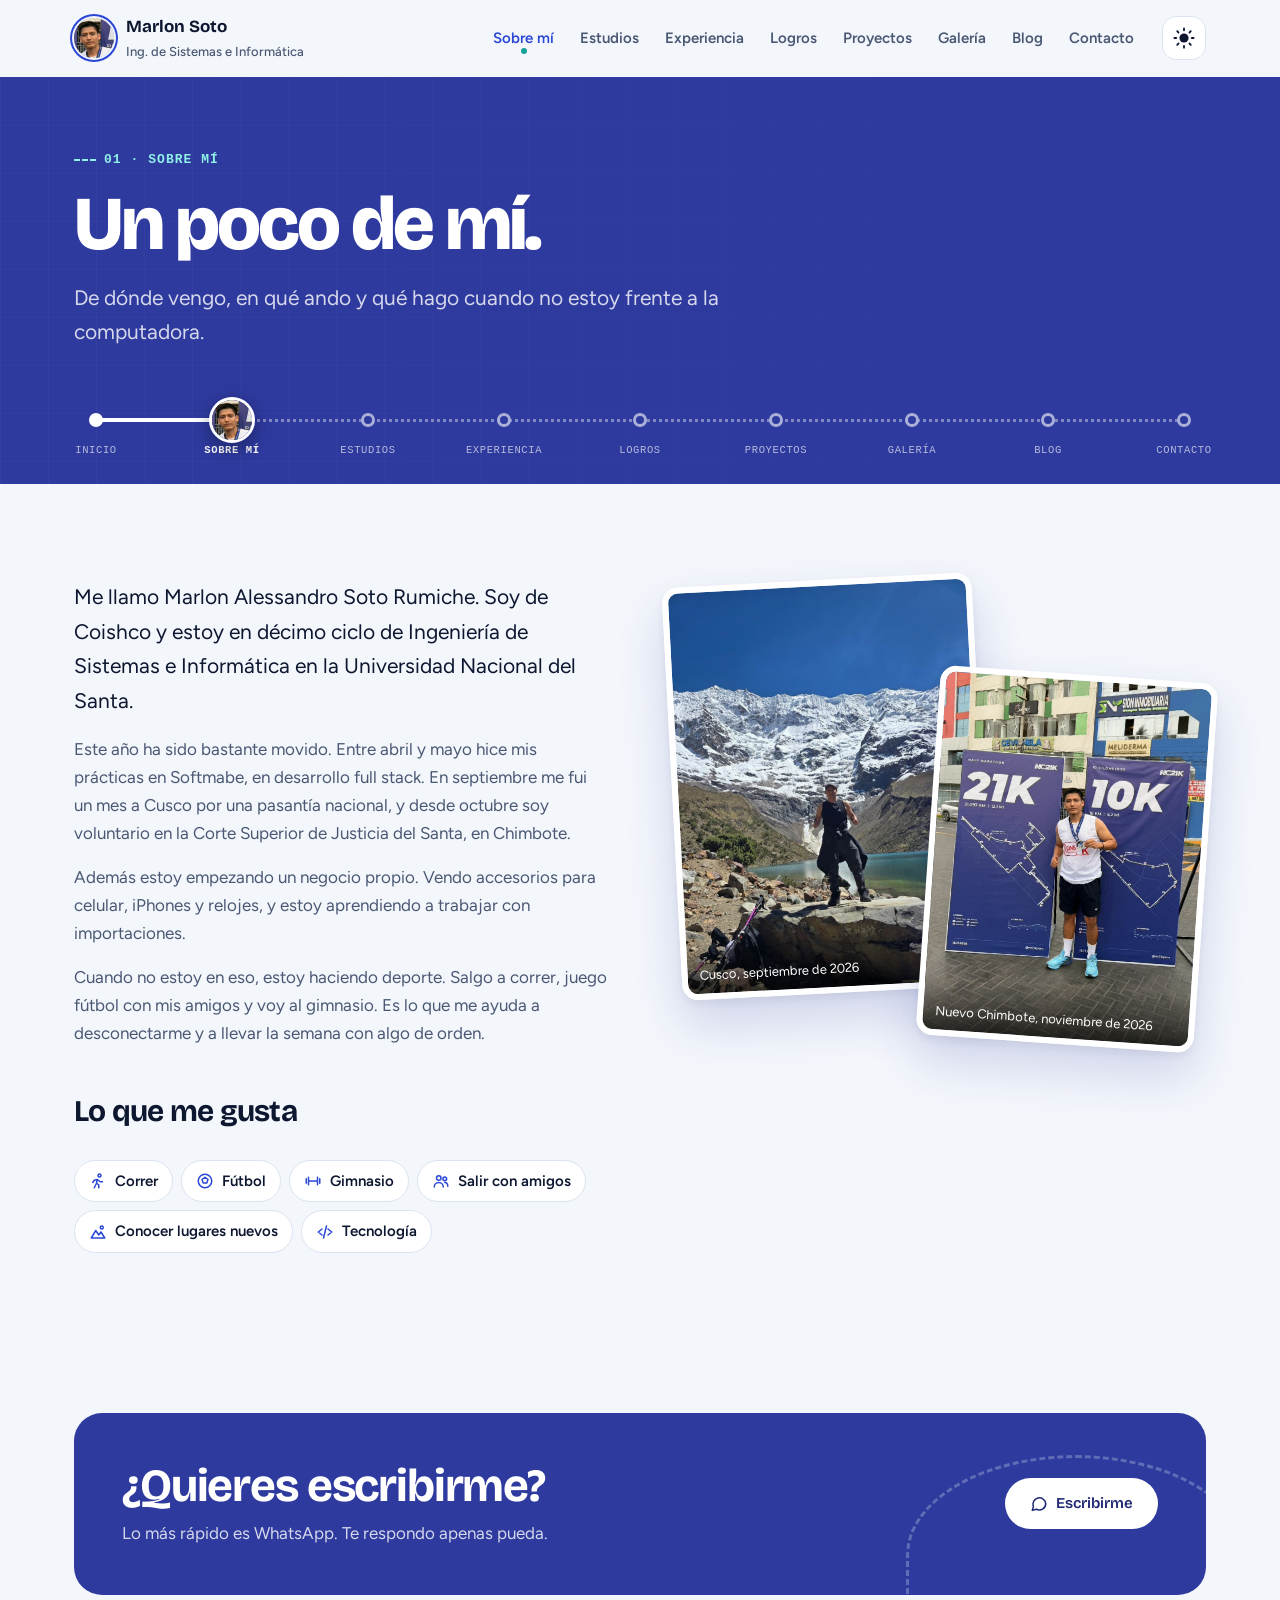
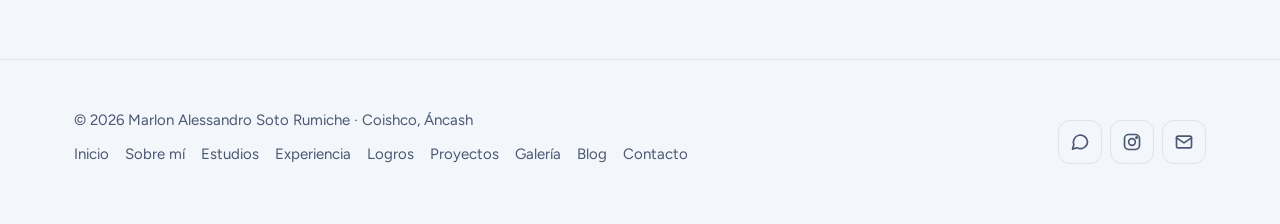
<file: sobre-mi.html>
<!DOCTYPE html>
<html lang="es" class="sin-js" data-tema="claro">
<head>
  <meta charset="UTF-8">
  <meta name="viewport" content="width=device-width, initial-scale=1.0">
  <title>Sobre mí | Marlon Soto</title>
  <meta name="description" content="Quién es Marlon Soto: estudiante de Ingeniería de Sistemas e Informática de Coishco, voluntario, emprendedor y deportista.">
  <meta name="author" content="Marlon Alessandro Soto Rumiche">
  <meta name="theme-color" content="#2e3a9e">
  <meta property="og:type" content="website">
  <meta property="og:title" content="Sobre mí | Marlon Soto">
  <meta property="og:description" content="Quién es Marlon Soto: estudiante de Ingeniería de Sistemas e Informática de Coishco, voluntario, emprendedor y deportista.">
  <meta property="og:image" content="img/marlon-perfil.jpg">
  <meta property="og:locale" content="es_PE">
  <script>
    (function () {
      var t = null;
      try { t = localStorage.getItem("tema"); } catch (e) {}
      var r = document.documentElement;
      r.setAttribute("data-tema", t === "oscuro" ? "oscuro" : "claro");
      r.classList.remove("sin-js");
    })();
  </script>
  <link rel="icon" href="favicon.svg" type="image/svg+xml">
  <link rel="preconnect" href="https://fonts.googleapis.com">
  <link rel="preconnect" href="https://fonts.gstatic.com" crossorigin>
  <link href="https://fonts.googleapis.com/css2?family=Bricolage+Grotesque:opsz,wght@12..96,600;12..96,700;12..96,800&family=Figtree:wght@400;500;600;700&display=swap" rel="stylesheet">
  <link rel="stylesheet" href="css/styles.css">
</head>
<body>
  <a class="saltar" href="#contenido">Saltar al contenido</a>
  <header class="encabezado">
    <div class="contenedor">
      <a class="logo" href="index.html" aria-label="Marlon Soto, ir al inicio">
        <img src="img/marlon-avatar.jpg" alt="" width="40" height="40">
        <span>Marlon Soto<small>Ing. de Sistemas e Informática</small></span>
      </a>
      <nav class="nav" id="menu-principal" aria-label="Principal">
        <ul class="nav-lista">
          <li><a href="sobre-mi.html" aria-current="page">Sobre mí</a></li>
          <li><a href="estudios.html">Estudios</a></li>
          <li><a href="experiencia.html">Experiencia</a></li>
          <li><a href="logros.html">Logros</a></li>
          <li><a href="proyectos.html">Proyectos</a></li>
          <li><a href="galeria.html">Galería</a></li>
          <li><a href="blog.html">Blog</a></li>
          <li><a href="contacto.html">Contacto</a></li>
        </ul>
      </nav>
      <button class="boton-icono tema-boton" type="button" aria-pressed="false" aria-label="Cambiar a modo oscuro"><svg viewBox="0 0 24 24" aria-hidden="true">
  <mask id="mascara-luna"><rect width="24" height="24" fill="#fff"/><circle class="sombra-luna" cx="17" cy="7" r="7" fill="#000"/></mask>
  <circle class="disco" cx="12" cy="12" r="5" fill="currentColor" mask="url(#mascara-luna)"/>
  <g class="rayos" stroke="currentColor" stroke-width="2" stroke-linecap="round"><path d="M12 1.5v2M12 20.5v2M1.5 12h2M20.5 12h2M4.6 4.6l1.4 1.4M18 18l1.4 1.4M4.6 19.4L6 18M18 6l1.4-1.4"/></g>
</svg></button>
      <button class="boton-icono menu-boton" type="button" aria-expanded="false" aria-controls="menu-principal" aria-label="Abrir menú">
        <svg class="icono-abrir" viewBox="0 0 24 24" fill="none" stroke="currentColor" stroke-width="2" stroke-linecap="round" stroke-linejoin="round" aria-hidden="true"><path d="M4 7h16M4 12h16M4 17h16"/></svg>
        <svg class="icono-cerrar" viewBox="0 0 24 24" fill="none" stroke="currentColor" stroke-width="2" stroke-linecap="round" stroke-linejoin="round" aria-hidden="true"><path d="M6 6l12 12M18 6L6 18"/></svg>
      </button>
    </div>
  </header>

  <main id="contenido">

    <header class="pagina-cabecera">
      <div class="contenedor">
        <p class="kicker entrada e1">01 · Sobre mí</p>
        <h1 class="entrada e2">Un poco de mí.</h1>
        <p class="intro entrada e3">De dónde vengo, en qué ando y qué hago cuando no estoy frente a la computadora.</p>
        
        <nav class="ruta-sitio" aria-label="Ruta del sitio">
          <div class="base"></div><div class="hecho"></div>
          <a class="ruta-parada pasada" href="index.html" style="left:0.00%" aria-label="Inicio"><i></i><span>Inicio</span></a><a class="ruta-parada actual" href="sobre-mi.html" style="left:12.50%" aria-current="page" aria-label="Sobre mí"><i></i><span>Sobre mí</span></a><a class="ruta-parada" href="estudios.html" style="left:25.00%" aria-label="Estudios"><i></i><span>Estudios</span></a><a class="ruta-parada" href="experiencia.html" style="left:37.50%" aria-label="Experiencia"><i></i><span>Experiencia</span></a><a class="ruta-parada" href="logros.html" style="left:50.00%" aria-label="Logros"><i></i><span>Logros</span></a><a class="ruta-parada" href="proyectos.html" style="left:62.50%" aria-label="Proyectos"><i></i><span>Proyectos</span></a><a class="ruta-parada" href="galeria.html" style="left:75.00%" aria-label="Galería"><i></i><span>Galería</span></a><a class="ruta-parada" href="blog.html" style="left:87.50%" aria-label="Blog"><i></i><span>Blog</span></a><a class="ruta-parada" href="contacto.html" style="left:100.00%" aria-label="Contacto"><i></i><span>Contacto</span></a>
          <div class="ruta-yo" aria-hidden="true"><img src="img/marlon-avatar.jpg" alt="" width="46" height="46"></div>
        </nav>
      </div>
    </header>
    <section class="seccion">
      <div class="contenedor dos-columnas">
        <div class="prosa-corta revelar">
          <p class="primero">Me llamo Marlon Alessandro Soto Rumiche. Soy de Coishco y estoy en décimo ciclo de Ingeniería de Sistemas e Informática en la Universidad Nacional del Santa.</p>
          <p>Este año ha sido bastante movido. Entre abril y mayo hice mis prácticas en Softmabe, en desarrollo full stack. En septiembre me fui un mes a Cusco por una pasantía nacional, y desde octubre soy voluntario en la Corte Superior de Justicia del Santa, en Chimbote.</p>
          <p>Además estoy empezando un negocio propio. Vendo accesorios para celular, iPhones y relojes, y estoy aprendiendo a trabajar con importaciones.</p>
          <p>Cuando no estoy en eso, estoy haciendo deporte. Salgo a correr, juego fútbol con mis amigos y voy al gimnasio. Es lo que me ayuda a desconectarme y a llevar la semana con algo de orden.</p>
          <h2 class="titulo-seccion" style="font-size:var(--t-xl);margin-top:48px">Lo que me gusta</h2>
          <ul class="intereses"><li><svg viewBox="0 0 24 24" fill="none" stroke="currentColor" stroke-width="2" stroke-linecap="round" stroke-linejoin="round" aria-hidden="true"><circle cx="14" cy="4.5" r="2"/><path d="M7 21l3-6 3 2v4M10 15l1-5 4 3h3M11 10L7 11l-2 3"/></svg> Correr</li><li><svg viewBox="0 0 24 24" fill="none" stroke="currentColor" stroke-width="2" stroke-linecap="round" stroke-linejoin="round" aria-hidden="true"><circle cx="12" cy="12" r="9"/><path d="M12 7l4 3-1.5 4.5h-5L8 10z"/></svg> Fútbol</li><li><svg viewBox="0 0 24 24" fill="none" stroke="currentColor" stroke-width="2" stroke-linecap="round" stroke-linejoin="round" aria-hidden="true"><path d="M6 7v10M3 9v6M18 7v10M21 9v6M6 12h12"/></svg> Gimnasio</li><li><svg viewBox="0 0 24 24" fill="none" stroke="currentColor" stroke-width="2" stroke-linecap="round" stroke-linejoin="round" aria-hidden="true"><circle cx="9" cy="8" r="3"/><path d="M3 20c0-3.3 2.7-6 6-6s6 2.7 6 6"/><circle cx="17" cy="9" r="2.5"/><path d="M17 14c2.5 0 4 1.8 4 5"/></svg> Salir con amigos</li><li><svg viewBox="0 0 24 24" fill="none" stroke="currentColor" stroke-width="2" stroke-linecap="round" stroke-linejoin="round" aria-hidden="true"><path d="M3 20l6-10 4 6 3-4 5 8z"/><circle cx="17" cy="6" r="2"/></svg> Conocer lugares nuevos</li><li><svg viewBox="0 0 24 24" fill="none" stroke="currentColor" stroke-width="2" stroke-linecap="round" stroke-linejoin="round" aria-hidden="true"><path d="M8 8l-5 4 5 4M16 8l5 4-5 4M14 4l-4 16"/></svg> Tecnología</li></ul>
        </div>
        <div class="collage revelar" data-retraso="120">
          <figure class="f1"><img src="img/cusco-laguna.jpg" alt="Marlon de pie sobre una roca frente a una laguna turquesa y un nevado" width="900" height="1200" loading="lazy" style="object-position:center 60%"><figcaption>Cusco, septiembre de 2026</figcaption></figure>
          <figure class="f2"><img src="img/nc21k-meta.jpg" alt="Marlon con su medalla de la NC21K" width="975" height="1091" loading="lazy" style="object-position:center 45%"><figcaption>Nuevo Chimbote, noviembre de 2026</figcaption></figure>
        </div>
      </div>
    </section>

    <section class="franja">
      <div class="contenedor">
        <div class="franja-caja revelar">
          <div>
            <h2>¿Quieres escribirme?</h2>
            <p>Lo más rápido es WhatsApp. Te respondo apenas pueda.</p>
          </div>
          <div class="acciones">
            <a class="btn btn-claro" href="contacto.html"><svg viewBox="0 0 24 24" fill="none" stroke="currentColor" stroke-width="2" stroke-linecap="round" stroke-linejoin="round" aria-hidden="true"><path d="M21 11.5a8.5 8.5 0 0 1-12.6 7.4L3 20.5l1.6-5.2A8.5 8.5 0 1 1 21 11.5z"/></svg> Escribirme</a>
          </div>
        </div>
      </div>
    </section>
  </main>
  <footer class="pie">
    <div class="contenedor pie-grid">
      <div>
        <p>© <span data-anio>2026</span> Marlon Alessandro Soto Rumiche · Coishco, Áncash</p>
        <ul class="pie-nav"><li><a href="index.html">Inicio</a></li><li><a href="sobre-mi.html">Sobre mí</a></li><li><a href="estudios.html">Estudios</a></li><li><a href="experiencia.html">Experiencia</a></li><li><a href="logros.html">Logros</a></li><li><a href="proyectos.html">Proyectos</a></li><li><a href="galeria.html">Galería</a></li><li><a href="blog.html">Blog</a></li><li><a href="contacto.html">Contacto</a></li></ul>
      </div>
      <div class="pie-redes">
        <a href="https://wa.me/51997940406" target="_blank" rel="noopener" aria-label="WhatsApp"><svg viewBox="0 0 24 24" fill="none" stroke="currentColor" stroke-width="2" stroke-linecap="round" stroke-linejoin="round" aria-hidden="true"><path d="M21 11.5a8.5 8.5 0 0 1-12.6 7.4L3 20.5l1.6-5.2A8.5 8.5 0 1 1 21 11.5z"/></svg></a>
        <a href="https://www.instagram.com/chistemas_sr/" target="_blank" rel="noopener" aria-label="Instagram"><svg viewBox="0 0 24 24" fill="none" stroke="currentColor" stroke-width="2" stroke-linecap="round" stroke-linejoin="round" aria-hidden="true"><rect x="3" y="3" width="18" height="18" rx="5"/><circle cx="12" cy="12" r="4"/><circle cx="17.5" cy="6.5" r="0.8" fill="currentColor"/></svg></a>
        <a href="mailto:marlonalessandro04@outlook.com" aria-label="Correo"><svg viewBox="0 0 24 24" fill="none" stroke="currentColor" stroke-width="2" stroke-linecap="round" stroke-linejoin="round" aria-hidden="true"><rect x="3" y="5" width="18" height="14" rx="2"/><path d="M3 7l9 6 9-6"/></svg></a>
      </div>
    </div>
  </footer>
  <script src="js/main.js"></script>
</body>
</html>
</file>
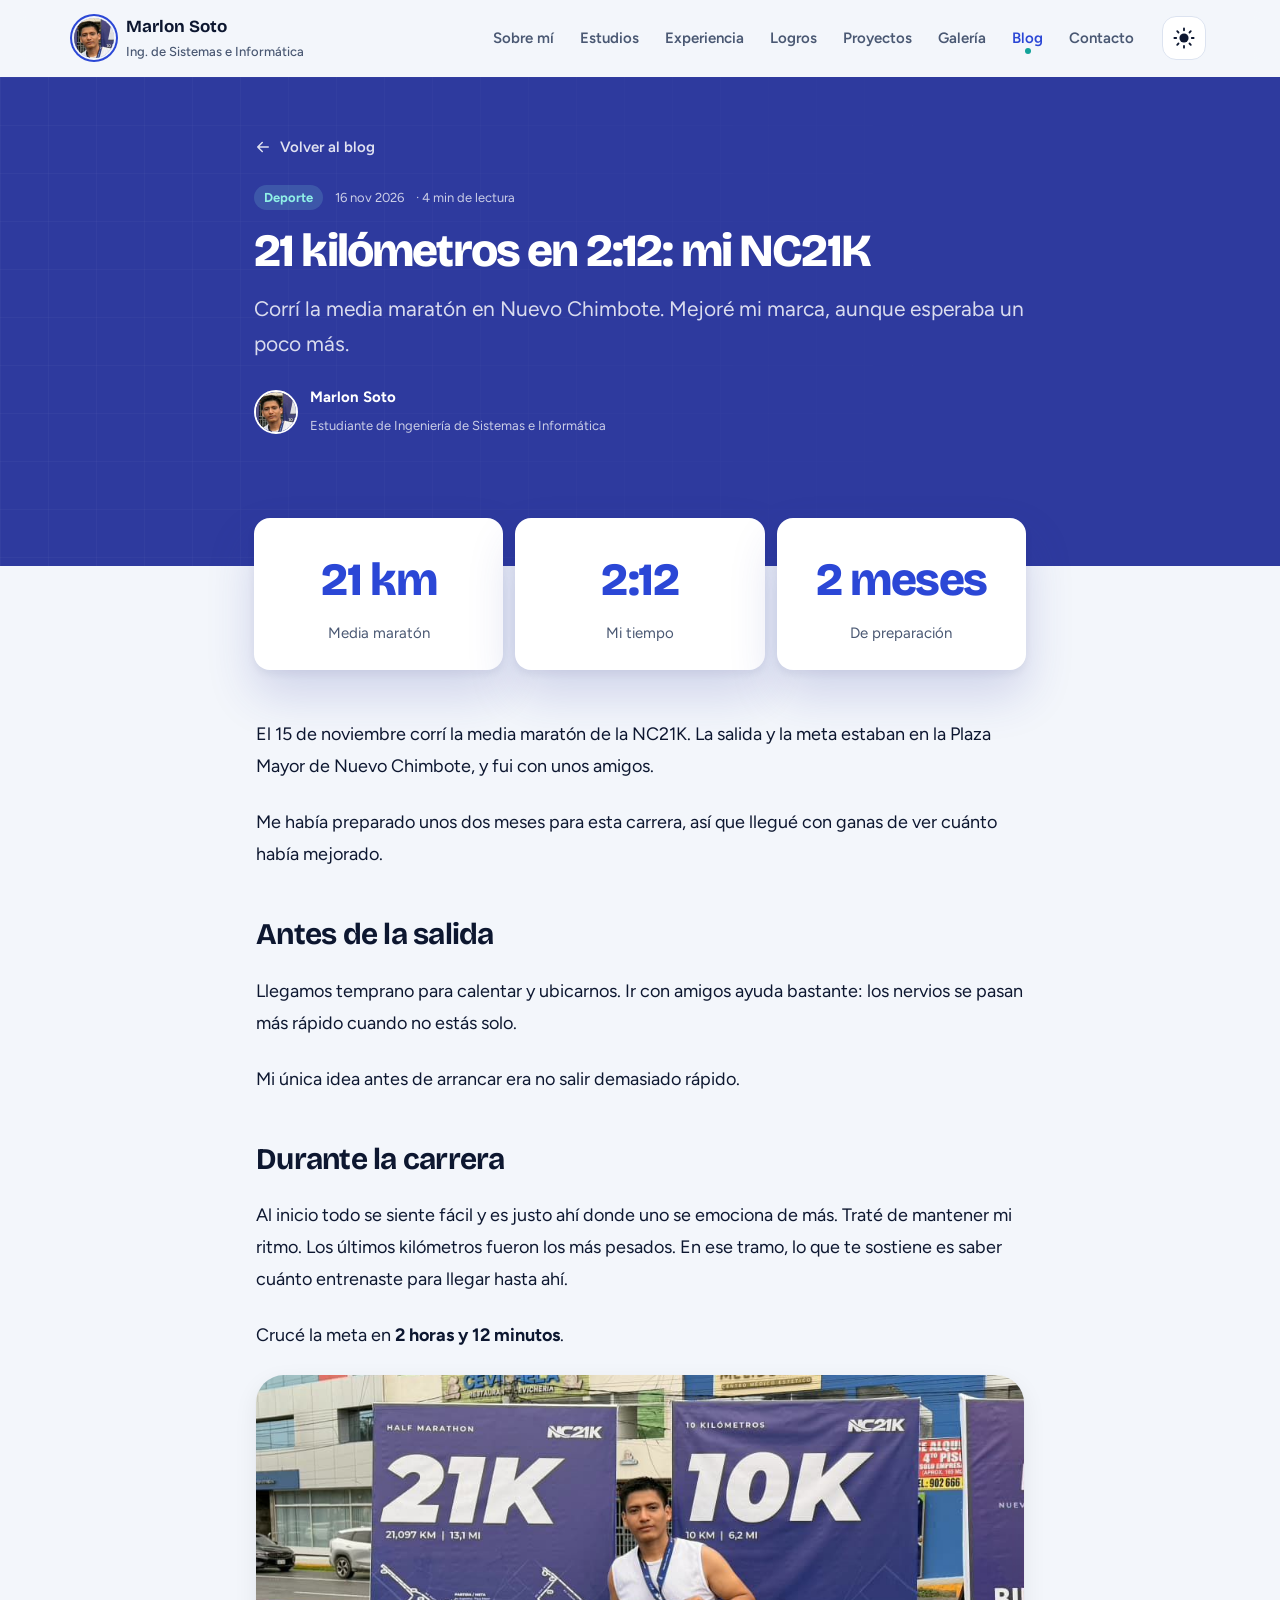
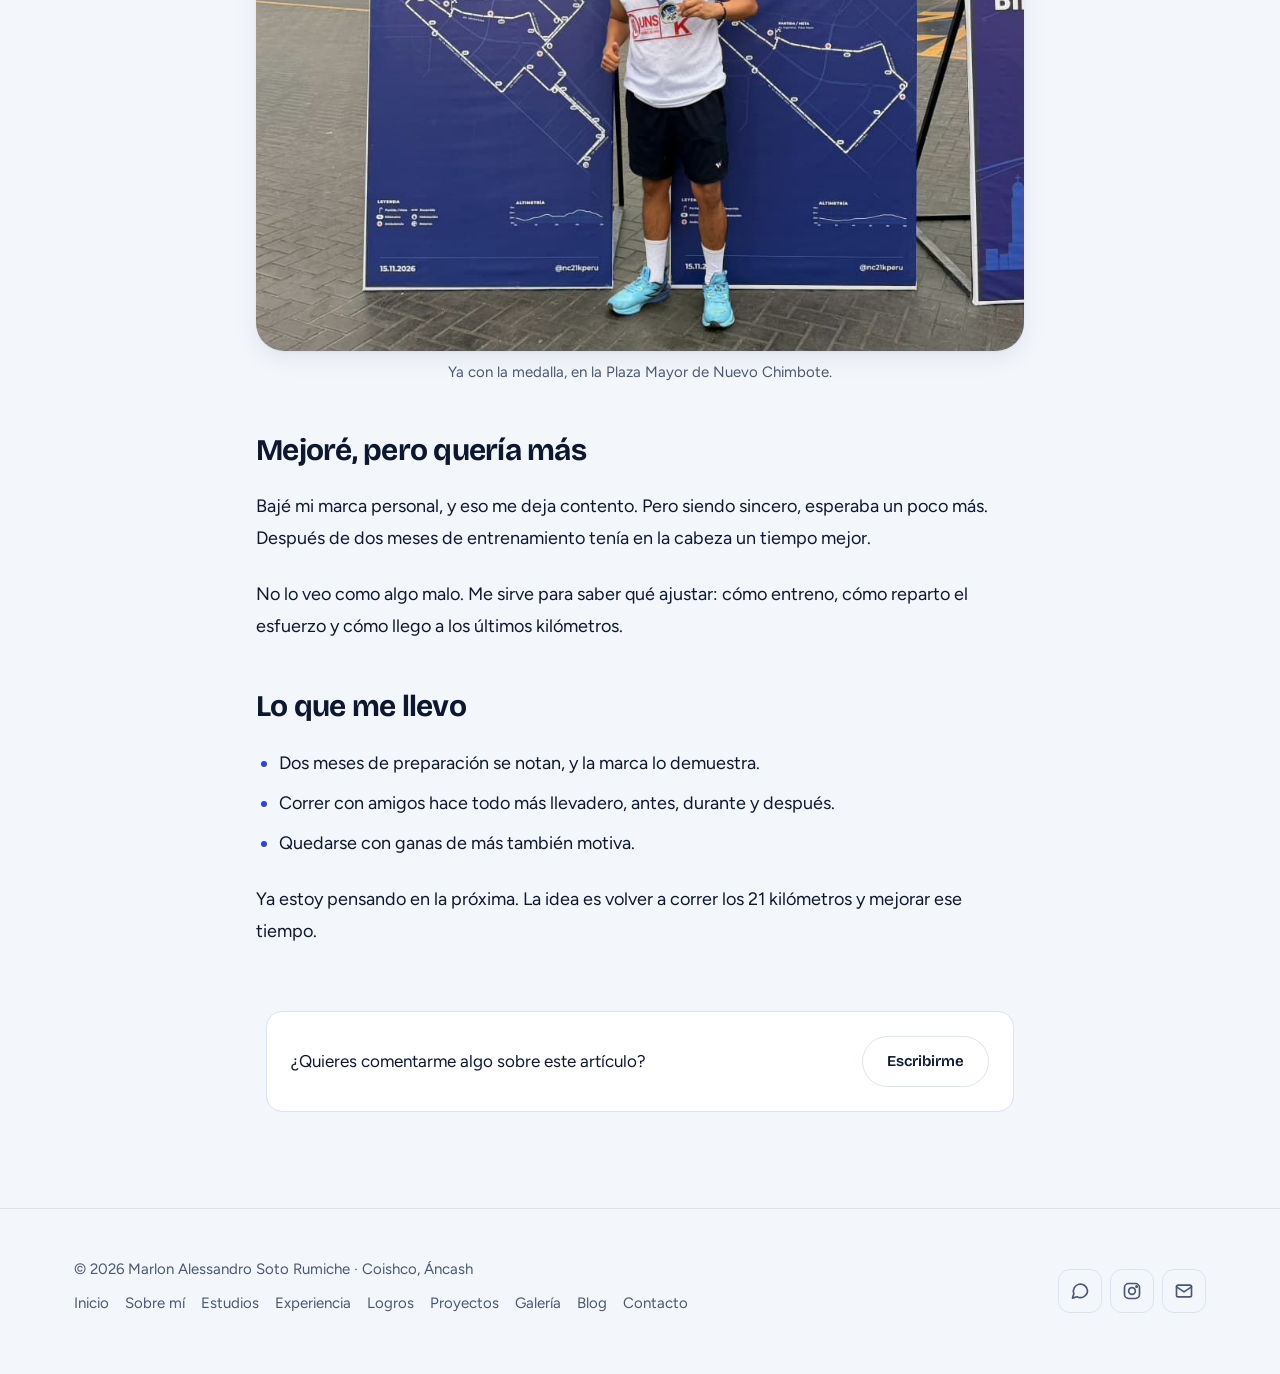
<file: blog/nc21k-21-kilometros.html>
<!DOCTYPE html>
<html lang="es" class="sin-js" data-tema="claro">
<head>
  <meta charset="UTF-8">
  <meta name="viewport" content="width=device-width, initial-scale=1.0">
  <title>21 kilómetros en 2:12: mi NC21K | Marlon Soto</title>
  <meta name="description" content="Corrí la media maratón en Nuevo Chimbote. Mejoré mi marca, aunque esperaba un poco más.">
  <meta name="author" content="Marlon Alessandro Soto Rumiche">
  <meta name="theme-color" content="#2e3a9e">
  <meta property="og:type" content="website">
  <meta property="og:title" content="21 kilómetros en 2:12: mi NC21K | Marlon Soto">
  <meta property="og:description" content="Corrí la media maratón en Nuevo Chimbote. Mejoré mi marca, aunque esperaba un poco más.">
  <meta property="og:image" content="../img/nc21k-meta.jpg">
  <meta property="og:locale" content="es_PE">
  <script>
    (function () {
      var t = null;
      try { t = localStorage.getItem("tema"); } catch (e) {}
      var r = document.documentElement;
      r.setAttribute("data-tema", t === "oscuro" ? "oscuro" : "claro");
      r.classList.remove("sin-js");
    })();
  </script>
  <link rel="icon" href="../favicon.svg" type="image/svg+xml">
  <link rel="preconnect" href="https://fonts.googleapis.com">
  <link rel="preconnect" href="https://fonts.gstatic.com" crossorigin>
  <link href="https://fonts.googleapis.com/css2?family=Bricolage+Grotesque:opsz,wght@12..96,600;12..96,700;12..96,800&family=Figtree:wght@400;500;600;700&display=swap" rel="stylesheet">
  <link rel="stylesheet" href="../css/styles.css">
</head>
<body>
  <a class="saltar" href="#contenido">Saltar al contenido</a>
  <header class="encabezado">
    <div class="contenedor">
      <a class="logo" href="../index.html" aria-label="Marlon Soto, ir al inicio">
        <img src="../img/marlon-avatar.jpg" alt="" width="40" height="40">
        <span>Marlon Soto<small>Ing. de Sistemas e Informática</small></span>
      </a>
      <nav class="nav" id="menu-principal" aria-label="Principal">
        <ul class="nav-lista">
          <li><a href="../sobre-mi.html">Sobre mí</a></li>
          <li><a href="../estudios.html">Estudios</a></li>
          <li><a href="../experiencia.html">Experiencia</a></li>
          <li><a href="../logros.html">Logros</a></li>
          <li><a href="../proyectos.html">Proyectos</a></li>
          <li><a href="../galeria.html">Galería</a></li>
          <li><a href="../blog.html" aria-current="page">Blog</a></li>
          <li><a href="../contacto.html">Contacto</a></li>
        </ul>
      </nav>
      <button class="boton-icono tema-boton" type="button" aria-pressed="false" aria-label="Cambiar a modo oscuro"><svg viewBox="0 0 24 24" aria-hidden="true">
  <mask id="mascara-luna"><rect width="24" height="24" fill="#fff"/><circle class="sombra-luna" cx="17" cy="7" r="7" fill="#000"/></mask>
  <circle class="disco" cx="12" cy="12" r="5" fill="currentColor" mask="url(#mascara-luna)"/>
  <g class="rayos" stroke="currentColor" stroke-width="2" stroke-linecap="round"><path d="M12 1.5v2M12 20.5v2M1.5 12h2M20.5 12h2M4.6 4.6l1.4 1.4M18 18l1.4 1.4M4.6 19.4L6 18M18 6l1.4-1.4"/></g>
</svg></button>
      <button class="boton-icono menu-boton" type="button" aria-expanded="false" aria-controls="menu-principal" aria-label="Abrir menú">
        <svg class="icono-abrir" viewBox="0 0 24 24" fill="none" stroke="currentColor" stroke-width="2" stroke-linecap="round" stroke-linejoin="round" aria-hidden="true"><path d="M4 7h16M4 12h16M4 17h16"/></svg>
        <svg class="icono-cerrar" viewBox="0 0 24 24" fill="none" stroke="currentColor" stroke-width="2" stroke-linecap="round" stroke-linejoin="round" aria-hidden="true"><path d="M6 6l12 12M18 6L6 18"/></svg>
      </button>
    </div>
  </header>

  <main id="contenido">
    <header class="pagina-cabecera articulo-cabecera">
      <div class="contenedor">
        <a class="volver" href="../blog.html"><svg viewBox="0 0 24 24" fill="none" stroke="currentColor" stroke-width="2" stroke-linecap="round" stroke-linejoin="round" aria-hidden="true"><path d="M19 12H5M11 6l-6 6 6 6"/></svg> Volver al blog</a>
        <div class="meta entrada e1"><span class="categoria">Deporte</span><time datetime="2026-11-16">16 nov 2026</time><span>· 4 min de lectura</span></div>
        <h1 class="entrada e2">21 kilómetros en 2:12: mi NC21K</h1>
        <p class="bajada entrada e3">Corrí la media maratón en Nuevo Chimbote. Mejoré mi marca, aunque esperaba un poco más.</p>
        <div class="autor entrada e4"><img src="../img/marlon-avatar.jpg" alt="" width="44" height="44"><div><strong>Marlon Soto</strong><span>Estudiante de Ingeniería de Sistemas e Informática</span></div></div>
        
        <div style="height:96px"></div>
      </div>
    </header>
    
    <div class="cifras">
      <div class="cifra revelar"><b>21 km</b><span>Media maratón</span></div>
      <div class="cifra revelar" data-retraso="100"><b>2:12</b><span>Mi tiempo</span></div>
      <div class="cifra revelar" data-retraso="200"><b>2 meses</b><span>De preparación</span></div>
    </div>
    <article class="prosa">

        <p>El 15 de noviembre corrí la media maratón de la NC21K. La salida y la meta estaban en la Plaza Mayor de Nuevo Chimbote, y fui con unos amigos.</p>
        <p>Me había preparado unos dos meses para esta carrera, así que llegué con ganas de ver cuánto había mejorado.</p>

        <h2>Antes de la salida</h2>
        <p>Llegamos temprano para calentar y ubicarnos. Ir con amigos ayuda bastante: los nervios se pasan más rápido cuando no estás solo.</p>
        <p>Mi única idea antes de arrancar era no salir demasiado rápido.</p>

        <h2>Durante la carrera</h2>
        <!-- EDITAR: si recuerdas algún momento concreto (un kilómetro difícil, alguien que te animó), agrégalo aquí -->
        <p>Al inicio todo se siente fácil y es justo ahí donde uno se emociona de más. Traté de mantener mi ritmo. Los últimos kilómetros fueron los más pesados. En ese tramo, lo que te sostiene es saber cuánto entrenaste para llegar hasta ahí.</p>
        <p>Crucé la meta en <strong>2 horas y 12 minutos</strong>.</p>

        <figure>
          <img src="../img/nc21k-meta.jpg" alt="Marlon con su medalla frente a los paneles de 21K y 10K de la NC21K" width="975" height="1091">
          <figcaption>Ya con la medalla, en la Plaza Mayor de Nuevo Chimbote.</figcaption>
        </figure>

        <h2>Mejoré, pero quería más</h2>
        <p>Bajé mi marca personal, y eso me deja contento. Pero siendo sincero, esperaba un poco más. Después de dos meses de entrenamiento tenía en la cabeza un tiempo mejor.</p>
        <p>No lo veo como algo malo. Me sirve para saber qué ajustar: cómo entreno, cómo reparto el esfuerzo y cómo llego a los últimos kilómetros.</p>

        <h2>Lo que me llevo</h2>
        <ul>
          <li>Dos meses de preparación se notan, y la marca lo demuestra.</li>
          <li>Correr con amigos hace todo más llevadero, antes, durante y después.</li>
          <li>Quedarse con ganas de más también motiva.</li>
        </ul>
        <p>Ya estoy pensando en la próxima. La idea es volver a correr los 21 kilómetros y mejorar ese tiempo.</p>

    </article>
    <aside class="nota-final">
      <span>¿Quieres comentarme algo sobre este artículo?</span>
      <a class="btn btn-borde" href="../contacto.html">Escribirme</a>
    </aside>
    <div style="height:96px"></div>
  </main>
  <footer class="pie">
    <div class="contenedor pie-grid">
      <div>
        <p>© <span data-anio>2026</span> Marlon Alessandro Soto Rumiche · Coishco, Áncash</p>
        <ul class="pie-nav"><li><a href="../index.html">Inicio</a></li><li><a href="../sobre-mi.html">Sobre mí</a></li><li><a href="../estudios.html">Estudios</a></li><li><a href="../experiencia.html">Experiencia</a></li><li><a href="../logros.html">Logros</a></li><li><a href="../proyectos.html">Proyectos</a></li><li><a href="../galeria.html">Galería</a></li><li><a href="../blog.html">Blog</a></li><li><a href="../contacto.html">Contacto</a></li></ul>
      </div>
      <div class="pie-redes">
        <a href="https://wa.me/51997940406" target="_blank" rel="noopener" aria-label="WhatsApp"><svg viewBox="0 0 24 24" fill="none" stroke="currentColor" stroke-width="2" stroke-linecap="round" stroke-linejoin="round" aria-hidden="true"><path d="M21 11.5a8.5 8.5 0 0 1-12.6 7.4L3 20.5l1.6-5.2A8.5 8.5 0 1 1 21 11.5z"/></svg></a>
        <a href="https://www.instagram.com/chistemas_sr/" target="_blank" rel="noopener" aria-label="Instagram"><svg viewBox="0 0 24 24" fill="none" stroke="currentColor" stroke-width="2" stroke-linecap="round" stroke-linejoin="round" aria-hidden="true"><rect x="3" y="3" width="18" height="18" rx="5"/><circle cx="12" cy="12" r="4"/><circle cx="17.5" cy="6.5" r="0.8" fill="currentColor"/></svg></a>
        <a href="mailto:marlonalessandro04@outlook.com" aria-label="Correo"><svg viewBox="0 0 24 24" fill="none" stroke="currentColor" stroke-width="2" stroke-linecap="round" stroke-linejoin="round" aria-hidden="true"><rect x="3" y="5" width="18" height="14" rx="2"/><path d="M3 7l9 6 9-6"/></svg></a>
      </div>
    </div>
  </footer>
  <script src="../js/main.js"></script>
</body>
</html>
</file>
<file: css/styles.css>
/* =========================================================
   BlogPersonal · Marlon Soto · v2
   Dirección: "El recorrido". El azul índigo y la línea blanca
   vienen de los paneles de ruta de la NC21K; el turquesa, de la
   laguna en Cusco. La ruta une las páginas del sitio.
   ========================================================= */

:root {
  /* Color · modo claro */
  --fondo: #f3f6fb;
  --superficie: #ffffff;
  --superficie-2: #e9eef8;
  --tinta: #0d1730;
  --tinta-suave: #4a5873;
  --borde: #dce3f0;
  --ruta: #2e3a9e;          /* panel índigo */
  --ruta-oscura: #1f2873;
  --ruta-linea: #ffffff;
  --ruta-tenue: rgba(255, 255, 255, 0.28);
  --principal: #2b47d6;
  --principal-hover: #1f37b3;
  --sobre-principal: #ffffff;
  --laguna: #12a39a;
  --laguna-texto: #0b7a73;
  --laguna-suave: #dff5f2;
  --sombra: 0 1px 2px rgba(13, 23, 48, 0.05), 0 8px 24px rgba(13, 23, 48, 0.07);
  --sombra-alta: 0 4px 8px rgba(13, 23, 48, 0.06), 0 24px 48px rgba(46, 58, 158, 0.18);

  /* Tipografía */
  --f-titulo: "Bricolage Grotesque", system-ui, sans-serif;
  --f-texto: "Figtree", system-ui, sans-serif;
  --f-dato: ui-monospace, "SFMono-Regular", "Cascadia Mono", Menlo, monospace;
  --t-xs: 0.8125rem;
  --t-sm: 0.9375rem;
  --t-base: 1.0625rem;
  --t-lg: clamp(1.125rem, 1.02rem + 0.45vw, 1.3125rem);
  --t-xl: clamp(1.4rem, 1.15rem + 1vw, 1.875rem);
  --t-2xl: clamp(1.9rem, 1.4rem + 2.2vw, 2.875rem);
  --t-3xl: clamp(2.6rem, 1.7rem + 4.4vw, 4.75rem);

  /* Espaciado 4/8 */
  --e-1: 4px; --e-2: 8px; --e-3: 12px; --e-4: 16px; --e-5: 24px;
  --e-6: 32px; --e-7: 48px; --e-8: 64px; --e-9: 96px; --e-10: 128px;

  --radio-sm: 10px;
  --radio: 16px;
  --radio-lg: 28px;
  --ancho: 1180px;

  /* Movimiento */
  --rapido: 180ms;
  --medio: 420ms;
  --curva: cubic-bezier(0.22, 0.75, 0.25, 1);
  --curva-salto: cubic-bezier(0.34, 1.4, 0.5, 1);
}

[data-tema="oscuro"] {
  --fondo: #0a1020;
  --superficie: #111a2f;
  --superficie-2: #18233d;
  --tinta: #e7ecf8;
  --tinta-suave: #a3b0cb;
  --borde: #24314f;
  --ruta: #1b2266;
  --ruta-oscura: #121848;
  --principal: #8ea2ff;
  --principal-hover: #b0beff;
  --sobre-principal: #0a1020;
  --laguna: #3fd3c5;
  --laguna-texto: #5fe0d3;
  --laguna-suave: rgba(63, 211, 197, 0.12);
  --sombra: 0 1px 2px rgba(0, 0, 0, 0.3), 0 8px 24px rgba(0, 0, 0, 0.3);
  --sombra-alta: 0 4px 8px rgba(0, 0, 0, 0.3), 0 24px 48px rgba(0, 0, 0, 0.45);
  color-scheme: dark;
}

/* ---------- Base ---------- */
*, *::before, *::after { box-sizing: border-box; }
html { scroll-behavior: smooth; scroll-padding-top: 96px; }
body {
  margin: 0;
  font-family: var(--f-texto);
  font-size: var(--t-base);
  line-height: 1.65;
  color: var(--tinta);
  background: var(--fondo);
  -webkit-font-smoothing: antialiased;
  overflow-x: hidden;
  transition: background-color var(--medio) var(--curva), color var(--medio) var(--curva);
}
img { max-width: 100%; height: auto; display: block; }
[hidden] { display: none !important; }
h1, h2, h3, h4 { font-family: var(--f-titulo); line-height: 1.08; letter-spacing: -0.025em; margin: 0; font-weight: 700; }
p { margin: 0; }
a { color: var(--principal); text-underline-offset: 3px; text-decoration-thickness: 1.5px; }
a:hover { color: var(--principal-hover); }
button { font: inherit; }
:focus-visible { outline: 3px solid var(--laguna); outline-offset: 3px; border-radius: 6px; }

.contenedor { width: 100%; max-width: var(--ancho); margin-inline: auto; padding-inline: var(--e-5); }
.saltar { position: absolute; left: var(--e-4); top: -120px; z-index: 200; background: var(--principal); color: var(--sobre-principal); padding: var(--e-3) var(--e-4); border-radius: var(--radio-sm); }
.saltar:focus { top: var(--e-4); }
.visualmente-oculto { position: absolute !important; width: 1px; height: 1px; overflow: hidden; clip: rect(0 0 0 0); white-space: nowrap; }

.dato { font-family: var(--f-dato); font-size: var(--t-xs); letter-spacing: 0.04em; }

/* ---------- Botones ---------- */
.btn {
  display: inline-flex; align-items: center; justify-content: center; gap: var(--e-2);
  min-height: 48px; padding: var(--e-3) var(--e-5);
  border-radius: 999px; border: 1.5px solid transparent;
  font-family: var(--f-titulo); font-weight: 600; font-size: var(--t-sm);
  text-decoration: none; cursor: pointer;
  transition: transform var(--rapido) var(--curva), background-color var(--rapido), color var(--rapido), border-color var(--rapido), box-shadow var(--rapido);
}
.btn svg { width: 18px; height: 18px; flex-shrink: 0; transition: transform var(--rapido) var(--curva); }
.btn:hover svg.flecha { transform: translateX(3px); }
.btn:active { transform: scale(0.97); }
.btn-principal { background: var(--principal); color: var(--sobre-principal); }
.btn-principal:hover { background: var(--principal-hover); color: var(--sobre-principal); transform: translateY(-2px); box-shadow: var(--sombra-alta); }
.btn-borde { background: transparent; color: var(--tinta); border-color: var(--borde); }
.btn-borde:hover { border-color: var(--principal); color: var(--principal); transform: translateY(-2px); }
.btn-whatsapp { background: var(--laguna); color: #04201e; }
.btn-whatsapp:hover { background: var(--laguna-texto); color: #fff; transform: translateY(-2px); }
[data-tema="oscuro"] .btn-whatsapp:hover { color: #04201e; background: #7ae8dd; }
.btn-claro { background: #fff; color: var(--ruta-oscura); }
.btn-claro:hover { background: #e8ecff; color: var(--ruta-oscura); transform: translateY(-2px); }
.btn-fantasma { background: transparent; color: #fff; border-color: rgba(255, 255, 255, 0.4); }
.btn-fantasma:hover { border-color: #fff; color: #fff; background: rgba(255, 255, 255, 0.08); }

/* ---------- Encabezado ---------- */
.encabezado {
  position: sticky; top: 0; z-index: 60;
  background: color-mix(in srgb, var(--fondo) 88%, transparent);
  backdrop-filter: saturate(150%) blur(12px);
  border-bottom: 1px solid transparent;
  transition: border-color var(--rapido), background-color var(--medio);
}
.encabezado.con-borde { border-bottom-color: var(--borde); }
.encabezado .contenedor { display: flex; align-items: center; gap: var(--e-4); min-height: 76px; }
.logo { display: inline-flex; align-items: center; gap: var(--e-3); margin-right: auto; color: var(--tinta); text-decoration: none; font-family: var(--f-titulo); font-weight: 700; font-size: 1.0625rem; }
.logo:hover { color: var(--tinta); }
.logo img { width: 40px; height: 40px; border-radius: 50%; object-fit: cover; box-shadow: 0 0 0 2px var(--fondo), 0 0 0 4px var(--principal); }
.logo small { display: block; font-family: var(--f-texto); font-weight: 500; font-size: var(--t-xs); color: var(--tinta-suave); letter-spacing: 0; }

.nav-lista { display: flex; align-items: center; gap: 2px; list-style: none; margin: 0; padding: 0; }
.nav-lista a {
  position: relative; display: inline-flex; align-items: center; min-height: 44px; padding: 0 12px;
  border-radius: 999px; color: var(--tinta-suave); font-weight: 600; font-size: var(--t-sm); text-decoration: none;
  transition: color var(--rapido), background-color var(--rapido);
}
.nav-lista a:hover { color: var(--tinta); background: var(--superficie-2); }
.nav-lista a[aria-current="page"] { color: var(--principal); }
.nav-lista a[aria-current="page"]::after {
  content: ""; position: absolute; left: 50%; bottom: 6px; width: 6px; height: 6px; margin-left: -3px;
  border-radius: 50%; background: var(--laguna);
}

.boton-icono {
  display: grid; place-items: center; flex-shrink: 0; width: 44px; height: 44px;
  border-radius: 14px; border: 1.5px solid var(--borde); background: var(--superficie); color: var(--tinta);
  cursor: pointer; transition: border-color var(--rapido), color var(--rapido), background-color var(--medio);
}
.boton-icono:hover { border-color: var(--principal); color: var(--principal); }
.boton-icono svg { width: 22px; height: 22px; }

/* Cambio de tema: sol y luna */
.tema-boton svg { overflow: visible; }
.tema-boton .rayos { transform-origin: 12px 12px; transition: transform var(--medio) var(--curva), opacity var(--rapido); }
.tema-boton .disco { transition: r var(--medio) var(--curva); }
.tema-boton .sombra-luna { transition: transform var(--medio) var(--curva); transform: translate(10px, -10px); }
[data-tema="oscuro"] .tema-boton .rayos { transform: rotate(90deg) scale(0.4); opacity: 0; }
[data-tema="oscuro"] .tema-boton .sombra-luna { transform: translate(0, 0); }
[data-tema="oscuro"] .tema-boton .disco { r: 8px; }

.menu-boton { display: none; }
.menu-boton .icono-cerrar { display: none; }
.menu-boton[aria-expanded="true"] .icono-abrir { display: none; }
.menu-boton[aria-expanded="true"] .icono-cerrar { display: block; }

@media (max-width: 1100px) {
  .menu-boton { display: grid; }
  .nav {
    position: absolute; top: 100%; left: 0; right: 0;
    background: var(--superficie); border-bottom: 1px solid var(--borde); box-shadow: var(--sombra);
    padding: var(--e-3) var(--e-5) var(--e-5);
    opacity: 0; transform: translateY(-8px); visibility: hidden; pointer-events: none;
    transition: opacity var(--rapido), transform var(--rapido) var(--curva), visibility 0s linear var(--rapido);
    max-height: calc(100vh - 76px); overflow-y: auto;
  }
  .nav.abierto { opacity: 1; transform: none; visibility: visible; pointer-events: auto; transition: opacity var(--rapido), transform var(--rapido) var(--curva); }
  .nav-lista { display: grid; grid-template-columns: 1fr 1fr; gap: var(--e-1); }
  .nav-lista a { min-height: 48px; padding: 0 var(--e-4); font-size: var(--t-base); }
  .nav-lista a[aria-current="page"] { background: var(--superficie-2); }
  .nav-lista a[aria-current="page"]::after { left: auto; right: 16px; bottom: auto; top: 50%; margin: -3px 0 0; }
}
@media (max-width: 420px) {
  .nav-lista { grid-template-columns: 1fr; }
  .logo small { display: none; }
}

/* ---------- Títulos de sección ---------- */
.seccion { padding-block: var(--e-9); }
.kicker { display: inline-flex; align-items: center; gap: var(--e-2); font-family: var(--f-dato); font-size: var(--t-xs); font-weight: 600; letter-spacing: 0.08em; text-transform: uppercase; color: var(--laguna-texto); }
.kicker::before { content: ""; width: 22px; height: 0; border-top: 2px dashed currentColor; }
.titulo-seccion { font-size: var(--t-2xl); margin-top: var(--e-3); max-width: 22ch; }
.intro { margin-top: var(--e-4); font-size: var(--t-lg); color: var(--tinta-suave); max-width: 58ch; }

/* ---------- HERO ---------- */
.hero { position: relative; padding-block: var(--e-7) var(--e-9); overflow: hidden; }
.hero-grid { display: grid; grid-template-columns: 1.1fr 0.9fr; gap: var(--e-8); align-items: center; }
.hero-ahora {
  display: inline-flex; align-items: center; gap: var(--e-2); padding: 6px 14px 6px 8px;
  border-radius: 999px; background: var(--laguna-suave); color: var(--laguna-texto); font-weight: 600; font-size: var(--t-sm);
}
.hero-ahora i { width: 10px; height: 10px; border-radius: 50%; background: var(--laguna); position: relative; }
.hero-ahora i::after { content: ""; position: absolute; inset: -4px; border-radius: 50%; border: 2px solid var(--laguna); opacity: 0.5; animation: latido 2.2s ease-out infinite; }
@keyframes latido { from { transform: scale(0.6); opacity: 0.7; } to { transform: scale(1.8); opacity: 0; } }
.hero h1 { font-size: var(--t-3xl); margin-top: var(--e-5); letter-spacing: -0.04em; font-weight: 800; }
.hero h1 .resalte { color: var(--principal); }
.hero-nombre { margin-top: var(--e-3); font-family: var(--f-dato); font-size: var(--t-xs); color: var(--tinta-suave); letter-spacing: 0.06em; text-transform: uppercase; }
.hero-texto { margin-top: var(--e-5); font-size: var(--t-lg); color: var(--tinta-suave); max-width: 48ch; }
.hero-texto strong { color: var(--tinta); font-weight: 600; }
.hero-acciones { display: flex; flex-wrap: wrap; gap: var(--e-3); margin-top: var(--e-6); }

/* Retrato sobre el panel de ruta */
.retrato { position: relative; justify-self: center; width: min(100%, 440px); aspect-ratio: 11 / 13; }
.retrato-panel {
  position: absolute; inset: 0 0 0 12%;
  border-radius: var(--radio-lg); background: var(--ruta); overflow: hidden; box-shadow: var(--sombra-alta);
}
.retrato-panel svg { position: absolute; inset: 0; width: 100%; height: 100%; }
.retrato-panel .trazo { fill: none; stroke: var(--ruta-linea); stroke-width: 3; stroke-linejoin: round; stroke-linecap: round; }
.retrato-panel .trazo-fondo { fill: none; stroke: var(--ruta-tenue); stroke-width: 3; stroke-dasharray: 2 10; stroke-linecap: round; }
.retrato-panel .hito { fill: var(--ruta); stroke: #fff; stroke-width: 3; }
.retrato-panel .etiqueta-ruta { fill: rgba(255, 255, 255, 0.85); font-family: var(--f-dato); font-size: 13px; letter-spacing: 0.08em; }
.retrato-foto {
  position: absolute; left: 0; bottom: 8%; width: 62%; aspect-ratio: 4 / 5;
  border-radius: var(--radio); overflow: hidden; border: 6px solid var(--fondo); box-shadow: var(--sombra-alta);
  transform: rotate(-3deg);
  transition: transform var(--medio) var(--curva-salto), border-color var(--medio);
}
.retrato:hover .retrato-foto { transform: rotate(0deg) translateY(-6px); }
.retrato-foto img { width: 100%; height: 100%; object-fit: cover; }
.retrato-nota {
  position: absolute; right: -8px; bottom: 18%; max-width: 210px;
  padding: var(--e-3) var(--e-4); border-radius: var(--radio); background: var(--superficie); box-shadow: var(--sombra-alta);
  font-size: var(--t-sm); line-height: 1.4; color: var(--tinta);
}
.retrato-nota .dato { display: block; color: var(--laguna-texto); margin-bottom: 2px; }

.dibujar { stroke-dasharray: var(--largo, 2000); stroke-dashoffset: var(--largo, 2000); animation: dibujar 2.2s var(--curva) 0.4s forwards; }
@keyframes dibujar { to { stroke-dashoffset: 0; } }

@media (max-width: 900px) {
  .hero { padding-top: var(--e-5); }
  .hero-grid { grid-template-columns: 1fr; gap: var(--e-7); }
  .retrato { width: min(100%, 360px); }
  .retrato-nota { right: 0; }
}

/* ---------- RECORRIDO (experiencia protagonista) ---------- */
.recorrido { position: relative; background: var(--ruta); color: #fff; padding-block: var(--e-9); overflow: hidden; isolation: isolate; }
.recorrido::before {
  /* cuadrícula tenue, como el mapa de los paneles */
  content: ""; position: absolute; inset: 0; z-index: -1; opacity: 0.18;
  background-image: linear-gradient(rgba(255,255,255,.18) 1px, transparent 1px), linear-gradient(90deg, rgba(255,255,255,.18) 1px, transparent 1px);
  background-size: 56px 56px;
  mask-image: radial-gradient(ellipse at 30% 50%, #000 30%, transparent 75%);
}
.recorrido .kicker { color: #8ff0e6; }
.recorrido .titulo-seccion { color: #fff; }
.recorrido .intro { color: rgba(255, 255, 255, 0.78); }
.recorrido-cabecera { display: flex; flex-wrap: wrap; justify-content: space-between; align-items: flex-end; gap: var(--e-5); margin-bottom: var(--e-7); }
.recorrido-ayuda { display: flex; align-items: center; gap: var(--e-2); font-size: var(--t-sm); color: rgba(255, 255, 255, 0.75); }
.recorrido-ayuda kbd { font-family: var(--f-dato); font-size: 0.75rem; padding: 2px 6px; border-radius: 6px; border: 1px solid rgba(255,255,255,.35); }

.recorrido-grid { display: grid; grid-template-columns: 1.25fr 1fr; gap: var(--e-7); align-items: center; }

.mapa { position: relative; width: 100%; aspect-ratio: 10 / 7; }
.mapa svg { position: absolute; inset: 0; width: 100%; height: 100%; overflow: visible; }
.mapa .trazo-base { fill: none; stroke: rgba(255, 255, 255, 0.25); stroke-width: 4; stroke-dasharray: 1 12; stroke-linecap: round; stroke-linejoin: round; }
.mapa .trazo-hecho { fill: none; stroke: #fff; stroke-width: 5; stroke-linecap: round; stroke-linejoin: round; }
.mapa .etiqueta-mapa { fill: rgba(255, 255, 255, 0.7); font-family: var(--f-dato); font-size: 14px; letter-spacing: 0.08em; }

.hito-boton {
  position: absolute; z-index: 2; width: 44px; height: 44px; margin: -22px 0 0 -22px;
  display: grid; place-items: center; border-radius: 50%; border: 0; background: transparent; cursor: pointer; padding: 0;
}
.hito-boton span {
  display: grid; place-items: center; width: 26px; height: 26px; border-radius: 50%;
  background: var(--ruta); border: 3px solid rgba(255, 255, 255, 0.55); color: #fff;
  font-family: var(--f-dato); font-size: 11px; font-weight: 700;
  transition: transform var(--rapido) var(--curva-salto), background-color var(--rapido), border-color var(--rapido);
}
.hito-boton:hover span { transform: scale(1.18); border-color: #fff; }
.hito-boton.pasado span { border-color: #fff; background: #fff; color: var(--ruta); }
.hito-boton[aria-current="step"] span { opacity: 0; }
.hito-boton:focus-visible { outline: 3px solid #8ff0e6; outline-offset: 2px; }
.hito-nombre {
  position: absolute; z-index: 1; transform: translate(-50%, 18px); background: var(--ruta); padding: 0 4px; border-radius: 4px; white-space: nowrap; pointer-events: none;
  font-family: var(--f-dato); font-size: 11px; letter-spacing: 0.06em; text-transform: uppercase; color: rgba(255, 255, 255, 0.7);
}

.corredor {
  position: absolute; z-index: 3; left: 0; top: 0; width: 64px; height: 64px; margin: -32px 0 0 -32px;
  pointer-events: none; will-change: transform;
}
.corredor img { width: 100%; height: 100%; border-radius: 50%; object-fit: cover; border: 4px solid #fff; box-shadow: 0 8px 24px rgba(0, 0, 0, 0.35); }
.corredor::after {
  content: ""; position: absolute; inset: -10px; border-radius: 50%; border: 2px solid #8ff0e6; opacity: 0.7;
  animation: latido 2.2s ease-out infinite;
}

.escena { position: relative; }
.escena-tarjeta {
  position: relative; border-radius: var(--radio-lg); background: var(--ruta-oscura); overflow: hidden;
  box-shadow: 0 30px 60px rgba(0, 0, 0, 0.3); border: 1px solid rgba(255, 255, 255, 0.12);
}
.escena-visual { position: relative; aspect-ratio: 16 / 11; overflow: hidden; background: var(--ruta-oscura); container-type: inline-size; }
.escena-capa {
  position: absolute; inset: 0; opacity: 0; transform: scale(1.06);
  transition: opacity 600ms var(--curva), transform 900ms var(--curva);
}
.escena-capa.activa { opacity: 1; transform: none; }
.escena-capa img { width: 100%; height: 100%; object-fit: cover; }
.escena-capa::after { content: ""; position: absolute; inset: 0; background: linear-gradient(180deg, transparent 45%, rgba(18, 24, 72, 0.85)); }
/* Escenas sin foto: composición tipográfica */
.escena-grafica { display: grid; place-items: center; padding: var(--e-6); background: radial-gradient(circle at 75% 20%, rgba(63, 211, 197, 0.35), transparent 50%), var(--ruta-oscura); }
.escena-grafica::after { display: none; }
.escena-grafica b {
  font-family: var(--f-titulo); font-weight: 800; font-size: var(--tam, 22cqi); line-height: 0.9; letter-spacing: -0.04em; text-align: center;
  color: transparent; -webkit-text-stroke: 2px rgba(255, 255, 255, 0.9);
}
.escena-grafica small { position: absolute; left: var(--e-5); bottom: var(--e-5); font-family: var(--f-dato); font-size: var(--t-xs); letter-spacing: 0.08em; text-transform: uppercase; color: #8ff0e6; }
.escena-texto { padding: var(--e-5) var(--e-6) var(--e-6); min-height: 220px; }
.escena-fecha { font-family: var(--f-dato); font-size: var(--t-xs); letter-spacing: 0.08em; color: #8ff0e6; text-transform: uppercase; }
.escena-texto h3 { font-size: var(--t-xl); margin-top: var(--e-2); }
.escena-texto p { margin-top: var(--e-3); color: rgba(255, 255, 255, 0.8); }
.escena-texto a { color: #fff; font-weight: 600; }
.escena-anim { animation: aparecer 500ms var(--curva) both; }
@keyframes aparecer { from { opacity: 0; transform: translateY(10px); } to { opacity: 1; transform: none; } }

.escena-controles { display: flex; align-items: center; gap: var(--e-3); margin-top: var(--e-5); }
.escena-controles .boton-icono { background: transparent; color: #fff; border-color: rgba(255, 255, 255, 0.35); border-radius: 50%; }
.escena-controles .boton-icono:hover { border-color: #fff; color: #fff; background: rgba(255, 255, 255, 0.1); }
.escena-controles .boton-icono:disabled { opacity: 0.35; cursor: not-allowed; }
.escena-contador { font-family: var(--f-dato); font-size: var(--t-sm); color: rgba(255, 255, 255, 0.8); margin-left: auto; }

@media (max-width: 960px) {
  .recorrido-ayuda { display: none; }
  .recorrido-grid { grid-template-columns: 1fr; gap: var(--e-6); }
  .mapa { aspect-ratio: 10 / 8; }
  .hito-nombre { display: none; }
  .corredor { width: 52px; height: 52px; margin: -26px 0 0 -26px; }
}

/* ---------- Leyenda (enlaces a secciones) ---------- */
.leyenda { list-style: none; margin: var(--e-7) 0 0; padding: 0; display: grid; grid-template-columns: repeat(2, 1fr); column-gap: var(--e-7); }
.leyenda li { border-top: 2px dashed var(--borde); }
.leyenda a {
  display: grid; grid-template-columns: auto 1fr auto; align-items: center; gap: var(--e-4);
  padding: var(--e-5) var(--e-2); color: var(--tinta); text-decoration: none; border-radius: var(--radio-sm);
  transition: background-color var(--rapido), padding var(--rapido) var(--curva);
}
.leyenda a:hover { background: var(--superficie); padding-left: var(--e-4); }
.leyenda-num {
  display: grid; place-items: center; width: 40px; height: 40px; border-radius: 50%;
  border: 3px solid var(--principal); color: var(--principal); font-family: var(--f-dato); font-size: 12px; font-weight: 700;
  transition: background-color var(--rapido), color var(--rapido);
}
.leyenda a:hover .leyenda-num { background: var(--principal); color: var(--sobre-principal); }
.leyenda strong { display: block; font-family: var(--f-titulo); font-size: 1.1875rem; }
.leyenda span.desc { display: block; font-size: var(--t-sm); color: var(--tinta-suave); line-height: 1.45; }
.leyenda svg { width: 20px; height: 20px; color: var(--tinta-suave); transition: transform var(--rapido) var(--curva), color var(--rapido); }
.leyenda a:hover svg { transform: translateX(4px); color: var(--principal); }
@media (max-width: 760px) { .leyenda { grid-template-columns: 1fr; } }

/* ---------- Cabecera de páginas internas ---------- */
.pagina-cabecera { position: relative; background: var(--ruta); color: #fff; padding-block: var(--e-8) 0; overflow: hidden; isolation: isolate; }
.pagina-cabecera::before {
  content: ""; position: absolute; inset: 0; z-index: -1; opacity: 0.16;
  background-image: linear-gradient(rgba(255,255,255,.2) 1px, transparent 1px), linear-gradient(90deg, rgba(255,255,255,.2) 1px, transparent 1px);
  background-size: 48px 48px; mask-image: linear-gradient(90deg, #000, transparent 80%);
}
.pagina-cabecera .kicker { color: #8ff0e6; }
.pagina-cabecera h1 { font-size: var(--t-3xl); margin-top: var(--e-3); letter-spacing: -0.04em; font-weight: 800; max-width: 16ch; }
.pagina-cabecera .intro { color: rgba(255, 255, 255, 0.8); }

/* Mini-ruta del sitio: "estás aquí" */
.ruta-sitio { position: relative; margin: var(--e-7) 22px 0; height: 86px; }
.ruta-sitio .base { position: absolute; left: 0; right: 0; top: 21px; border-top: 3px dotted rgba(255, 255, 255, 0.4); }
.ruta-sitio .hecho { position: absolute; left: 0; top: 20px; height: 4px; width: 0; border-radius: 4px; background: #fff; transition: width 1.1s var(--curva); }
.ruta-parada {
  position: absolute; top: 0; width: 44px; height: 44px; margin-left: -22px; display: grid; place-items: center;
  border-radius: 50%; text-decoration: none;
}
.ruta-parada i { width: 14px; height: 14px; border-radius: 50%; background: var(--ruta); border: 3px solid rgba(255, 255, 255, 0.6); transition: transform var(--rapido) var(--curva-salto), border-color var(--rapido); }
.ruta-parada.pasada i { background: #fff; border-color: #fff; }
.ruta-parada:hover i { transform: scale(1.4); border-color: #fff; }
.ruta-parada span {
  position: absolute; top: 44px; left: 50%; transform: translateX(-50%); white-space: nowrap;
  font-family: var(--f-dato); font-size: 10.5px; letter-spacing: 0.06em; text-transform: uppercase; color: rgba(255, 255, 255, 0.65);
}
.ruta-parada.actual span { color: #fff; font-weight: 700; }
.ruta-parada.actual i { opacity: 0; }
.ruta-parada:focus-visible { outline-color: #8ff0e6; }
.ruta-yo {
  position: absolute; top: 22px; left: 0; width: 46px; height: 46px; margin: -23px 0 0 -23px; z-index: 2; pointer-events: none;
  transition: left 1.1s var(--curva);
}
.ruta-yo img { width: 100%; height: 100%; border-radius: 50%; object-fit: cover; border: 3px solid #fff; box-shadow: 0 6px 18px rgba(0,0,0,.35); }
@media (max-width: 760px) {
  .ruta-parada span { display: none; }
  .ruta-parada.actual span { display: block; }
  .ruta-sitio { height: 74px; }
}

/* ---------- Bloques generales ---------- */
.dos-columnas { display: grid; grid-template-columns: 1fr 1fr; gap: var(--e-8); align-items: start; }
@media (max-width: 900px) { .dos-columnas { grid-template-columns: 1fr; gap: var(--e-6); } }

.prosa-corta p { color: var(--tinta-suave); max-width: 62ch; }
.prosa-corta p + p { margin-top: var(--e-4); }
.prosa-corta p.primero { font-size: var(--t-lg); color: var(--tinta); }

/* Collage de fotos */
.collage { position: relative; min-height: 520px; }
.collage figure { position: absolute; margin: 0; border-radius: var(--radio); overflow: hidden; border: 6px solid var(--superficie); box-shadow: var(--sombra-alta); transition: transform var(--medio) var(--curva-salto), z-index 0s; }
.collage figure img { width: 100%; height: 100%; object-fit: cover; }
.collage figure:hover { transform: rotate(0) scale(1.03); z-index: 5; }
.collage .f1 { width: 58%; aspect-ratio: 3 / 4; left: 0; top: 0; transform: rotate(-3deg); }
.collage .f2 { width: 52%; aspect-ratio: 3 / 4; right: 0; top: 18%; transform: rotate(4deg); }
.collage figcaption { position: absolute; left: 0; right: 0; bottom: 0; padding: var(--e-5) var(--e-3) var(--e-2); font-size: var(--t-xs); color: #fff; background: linear-gradient(transparent, rgba(0,0,0,.7)); }
@media (max-width: 900px) { .collage { min-height: 0; aspect-ratio: 1 / 1.05; } }

.intereses { list-style: none; padding: 0; margin: var(--e-6) 0 0; display: flex; flex-wrap: wrap; gap: var(--e-2); }
.intereses li { display: inline-flex; align-items: center; gap: var(--e-2); padding: 8px 14px; border-radius: 999px; background: var(--superficie); border: 1px solid var(--borde); font-weight: 600; font-size: var(--t-sm); }
.intereses svg { width: 18px; height: 18px; color: var(--principal); }

/* ---------- Habilidades interactivas ---------- */
.habilidades { display: grid; grid-template-columns: 0.9fr 1.1fr; gap: var(--e-7); margin-top: var(--e-7); align-items: start; }
.habilidades-chips { display: flex; flex-wrap: wrap; gap: var(--e-2); }
.hab {
  display: inline-flex; align-items: center; gap: var(--e-2); min-height: 44px; padding: 0 var(--e-4);
  border-radius: 999px; border: 1.5px solid var(--borde); background: var(--superficie); color: var(--tinta);
  font-weight: 600; font-size: var(--t-sm); cursor: pointer;
  transition: background-color var(--rapido), border-color var(--rapido), color var(--rapido), transform var(--rapido) var(--curva-salto);
}
.hab:hover { border-color: var(--principal); transform: translateY(-2px); }
.hab[aria-pressed="true"] { background: var(--principal); border-color: var(--principal); color: var(--sobre-principal); }
.hab .nivel { font-family: var(--f-dato); font-size: 10.5px; font-weight: 600; padding: 2px 7px; border-radius: 999px; background: var(--superficie-2); color: var(--tinta-suave); }
.hab[aria-pressed="true"] .nivel { background: rgba(255,255,255,.2); color: inherit; }
.hab-leyenda { margin-top: var(--e-5); font-size: var(--t-sm); color: var(--tinta-suave); display: flex; flex-wrap: wrap; gap: var(--e-4); }
.hab-explicacion { margin-top: var(--e-5); padding: var(--e-4) var(--e-5); border-radius: var(--radio); background: var(--laguna-suave); color: var(--tinta); min-height: 76px; }
.hab-explicacion strong { color: var(--laguna-texto); }

.evidencias { list-style: none; margin: 0; padding: 0; display: grid; gap: var(--e-2); }
.evidencia {
  display: grid; grid-template-columns: auto 1fr; gap: var(--e-4); align-items: center; padding: var(--e-4);
  border-radius: var(--radio); border: 1.5px solid var(--borde); background: var(--superficie);
  transition: opacity var(--medio) var(--curva), transform var(--medio) var(--curva), border-color var(--medio), box-shadow var(--medio);
}
.evidencia-icono { display: grid; place-items: center; width: 40px; height: 40px; border-radius: 12px; background: var(--superficie-2); color: var(--principal); transition: background-color var(--medio), color var(--medio); }
.evidencia-icono svg { width: 20px; height: 20px; }
.evidencia strong { display: block; font-family: var(--f-titulo); font-size: 1.0625rem; line-height: 1.25; }
.evidencia span { font-size: var(--t-sm); color: var(--tinta-suave); }
.evidencias.filtrando .evidencia { opacity: 0.35; transform: scale(0.98); }
.evidencias.filtrando .evidencia.coincide { opacity: 1; transform: translateX(8px); border-color: var(--principal); box-shadow: var(--sombra); }
.evidencias.filtrando .evidencia.coincide .evidencia-icono { background: var(--principal); color: var(--sobre-principal); }
@media (max-width: 900px) {
  .habilidades { grid-template-columns: 1fr; }
  .evidencias.filtrando .evidencia.coincide { transform: none; }
}

/* ---------- Línea de tiempo (estudios, experiencia) ---------- */
.linea { list-style: none; margin: var(--e-7) 0 0; padding: 0; position: relative; }
.linea::before { content: ""; position: absolute; left: 19px; top: 8px; bottom: 8px; border-left: 3px dashed var(--borde); }
.linea > li { position: relative; padding-left: 64px; }
.linea > li + li { margin-top: var(--e-7); }
.linea-punto {
  position: absolute; left: 0; top: 2px; width: 41px; height: 41px; display: grid; place-items: center;
  border-radius: 50%; background: var(--superficie); border: 3px solid var(--principal); color: var(--principal);
}
.linea-punto svg { width: 18px; height: 18px; }
.linea-punto.activo { background: var(--principal); color: var(--sobre-principal); }
.linea-punto.activo::after { content: ""; position: absolute; inset: -8px; border-radius: 50%; border: 2px solid var(--principal); opacity: .5; animation: latido 2.2s ease-out infinite; }
.linea-fecha { font-family: var(--f-dato); font-size: var(--t-xs); letter-spacing: 0.06em; text-transform: uppercase; color: var(--laguna-texto); font-weight: 600; }
.linea h3 { font-size: var(--t-xl); margin-top: var(--e-2); }
.linea .lugar { margin-top: var(--e-1); font-weight: 600; color: var(--tinta-suave); }
.linea p.desc { margin-top: var(--e-3); color: var(--tinta-suave); max-width: 62ch; }
.estado { display: inline-flex; align-items: center; gap: 6px; margin-left: var(--e-2); padding: 2px 10px; border-radius: 999px; background: var(--laguna-suave); color: var(--laguna-texto); font-family: var(--f-dato); font-size: 11px; font-weight: 700; letter-spacing: 0.04em; vertical-align: middle; }

.tarjeta-exp { display: grid; grid-template-columns: 1fr auto; gap: var(--e-6); margin-top: var(--e-4); padding: var(--e-6); border-radius: var(--radio-lg); background: var(--superficie); border: 1px solid var(--borde); }
.tarjeta-exp.con-foto { grid-template-columns: 1fr 200px; }
.tarjeta-exp img { width: 200px; aspect-ratio: 3 / 4; object-fit: cover; border-radius: var(--radio); }
.etiquetas { display: flex; flex-wrap: wrap; gap: var(--e-2); list-style: none; margin: var(--e-4) 0 0; padding: 0; }
.etiquetas li { padding: 4px 12px; border-radius: 999px; background: var(--superficie-2); font-size: var(--t-xs); font-weight: 600; color: var(--tinta-suave); }
@media (max-width: 700px) {
  .tarjeta-exp, .tarjeta-exp.con-foto { grid-template-columns: 1fr; padding: var(--e-5); }
  .tarjeta-exp img { width: 100%; aspect-ratio: 4 / 3; object-position: center 30%; }
  .linea > li { padding-left: 56px; }
}

/* ---------- Certificados ---------- */
.certificados { display: grid; grid-template-columns: repeat(3, 1fr); gap: var(--e-4); margin-top: var(--e-6); list-style: none; padding: 0; }
.certificado {
  position: relative; padding: var(--e-5); border-radius: var(--radio); background: var(--superficie); border: 1px solid var(--borde);
  overflow: hidden; transition: transform var(--rapido) var(--curva), box-shadow var(--rapido), border-color var(--rapido);
}
.certificado::before { content: ""; position: absolute; left: 0; top: 0; bottom: 0; width: 4px; background: var(--principal); }
.certificado.cisco::before { background: var(--laguna); }
.certificado:hover { transform: translateY(-4px); box-shadow: var(--sombra-alta); border-color: transparent; }
.certificado .dato { color: var(--tinta-suave); text-transform: uppercase; }
.certificado strong { display: block; margin-top: var(--e-2); font-family: var(--f-titulo); font-size: 1.125rem; line-height: 1.25; }
.certificado .nivel-cert { display: inline-block; margin-top: var(--e-3); font-size: var(--t-xs); font-weight: 700; color: var(--laguna-texto); }
@media (max-width: 900px) { .certificados { grid-template-columns: 1fr 1fr; } }
@media (max-width: 560px) { .certificados { grid-template-columns: 1fr; } }

.idiomas { display: flex; flex-wrap: wrap; gap: var(--e-4); margin-top: var(--e-5); }
.idioma { flex: 1 1 220px; padding: var(--e-5); border-radius: var(--radio); background: var(--ruta); color: #fff; }
.idioma strong { font-family: var(--f-titulo); font-size: var(--t-xl); display: block; }
.idioma span { color: rgba(255,255,255,.8); }

/* ---------- Logros ---------- */
.destacado {
  display: grid; grid-template-columns: 1fr 1.1fr; gap: var(--e-7); align-items: center;
  padding: var(--e-7); border-radius: var(--radio-lg); background: var(--ruta); color: #fff; overflow: hidden; position: relative;
}
.destacado .kicker { color: #8ff0e6; }
.destacado h2 { font-size: var(--t-2xl); margin-top: var(--e-3); }
.destacado p { margin-top: var(--e-4); color: rgba(255, 255, 255, 0.82); }
.destacado-fotos { position: relative; aspect-ratio: 1 / 0.95; }
.destacado-fotos figure { position: absolute; margin: 0; width: 52%; aspect-ratio: 3 / 4; border-radius: var(--radio); overflow: hidden; border: 5px solid rgba(255,255,255,.95); box-shadow: 0 20px 40px rgba(0,0,0,.35); transition: transform var(--medio) var(--curva-salto); cursor: pointer; }
.destacado-fotos figure img { width: 100%; height: 100%; object-fit: cover; }
.destacado-fotos figure:nth-child(1) { left: 0; top: 8%; transform: rotate(-6deg); }
.destacado-fotos figure:nth-child(2) { left: 24%; top: 0; transform: rotate(2deg); z-index: 2; }
.destacado-fotos figure:nth-child(3) { right: 0; top: 14%; transform: rotate(7deg); }
.destacado-fotos figure:hover, .destacado-fotos figure:focus-within { transform: rotate(0) scale(1.05); z-index: 4; }
@media (max-width: 900px) { .destacado { grid-template-columns: 1fr; padding: var(--e-6) var(--e-5); } }

.logros-lista { list-style: none; margin: var(--e-7) 0 0; padding: 0; display: grid; grid-template-columns: repeat(2, 1fr); gap: var(--e-4); }
.logro { display: grid; grid-template-columns: auto 1fr; gap: var(--e-4); padding: var(--e-5); border-radius: var(--radio); background: var(--superficie); border: 1px solid var(--borde); }
.logro-icono { display: grid; place-items: center; width: 48px; height: 48px; border-radius: 14px; background: var(--superficie-2); color: var(--principal); }
.logro-icono svg { width: 24px; height: 24px; }
.logro strong { display: block; font-family: var(--f-titulo); font-size: 1.1875rem; line-height: 1.25; }
.logro span { display: block; margin-top: var(--e-1); color: var(--tinta-suave); font-size: var(--t-sm); }
@media (max-width: 760px) { .logros-lista { grid-template-columns: 1fr; } }

/* ---------- Proyectos ---------- */
.proyecto { display: grid; grid-template-columns: 1.1fr 1fr; gap: var(--e-7); align-items: center; padding-block: var(--e-7); border-top: 2px dashed var(--borde); }
.proyecto:first-of-type { border-top: 0; padding-top: 0; }
.proyecto h2 { font-size: var(--t-2xl); margin-top: var(--e-3); }
.proyecto p { margin-top: var(--e-4); color: var(--tinta-suave); max-width: 56ch; }
.proyecto .acciones { display: flex; flex-wrap: wrap; gap: var(--e-3); margin-top: var(--e-5); }
.navegador { border-radius: var(--radio); border: 1px solid var(--borde); background: var(--superficie); box-shadow: var(--sombra-alta); overflow: hidden; }
.navegador-barra { display: flex; align-items: center; gap: 6px; padding: 10px 14px; border-bottom: 1px solid var(--borde); }
.navegador-barra i { width: 9px; height: 9px; border-radius: 50%; background: var(--borde); }
.navegador-barra span { margin-left: var(--e-3); font-family: var(--f-dato); font-size: 11px; color: var(--tinta-suave); }
.navegador-cuerpo { position: relative; aspect-ratio: 16 / 10; background: var(--ruta); overflow: hidden; }
.navegador-cuerpo img { position: absolute; width: 36%; aspect-ratio: 4/5; object-fit: cover; right: 8%; top: 12%; border-radius: 10px; border: 4px solid #fff; transform: rotate(3deg); }
.navegador-cuerpo .lineas { position: absolute; left: 8%; top: 26%; width: 42%; display: grid; gap: 10px; }
.navegador-cuerpo .lineas b { height: 10px; border-radius: 6px; background: rgba(255,255,255,.35); }
.navegador-cuerpo .lineas b:first-child { height: 26px; width: 80%; background: #fff; }
.navegador-cuerpo .lineas b:nth-child(3) { width: 70%; }
.navegador-cuerpo .lineas b:last-child { width: 46%; height: 26px; border-radius: 999px; background: var(--laguna); margin-top: 8px; }
.vitrina { position: relative; aspect-ratio: 16 / 11; border-radius: var(--radio); background: var(--superficie-2); border: 1.5px dashed var(--borde); display: grid; place-items: center; text-align: center; padding: var(--e-6); }
.vitrina p { color: var(--tinta-suave); margin: 0; }
.vitrina-categorias { display: flex; flex-wrap: wrap; justify-content: center; gap: var(--e-2); margin-top: var(--e-4); }
@media (max-width: 900px) { .proyecto { grid-template-columns: 1fr; gap: var(--e-5); } }

/* Selector de tema para WhatsApp (contacto y emprendimiento) */
.temas { display: flex; flex-wrap: wrap; gap: var(--e-2); }
.tema-opcion {
  min-height: 44px; padding: 0 var(--e-4); border-radius: 999px; border: 1.5px solid var(--borde); background: var(--superficie);
  color: var(--tinta); font-weight: 600; font-size: var(--t-sm); cursor: pointer;
  transition: background-color var(--rapido), border-color var(--rapido), color var(--rapido), transform var(--rapido) var(--curva-salto);
}
.tema-opcion:hover { border-color: var(--laguna); transform: translateY(-2px); }
.tema-opcion[aria-pressed="true"] { background: var(--laguna); border-color: var(--laguna); color: #04201e; }
a.tema-opcion { display: inline-flex; align-items: center; text-decoration: none; }

/* ---------- Galería ---------- */
.album { display: grid; grid-template-columns: 1fr 0.8fr; gap: var(--e-8); align-items: center; }
.pila { position: relative; width: min(100%, 420px); aspect-ratio: 3 / 4; justify-self: center; margin-block: var(--e-5); }
.pila-foto {
  position: absolute; inset: 0; margin: 0; border-radius: var(--radio); overflow: hidden; background: var(--superficie);
  border: 8px solid var(--superficie); box-shadow: var(--sombra-alta); cursor: pointer;
  transition: transform 520ms var(--curva), opacity 520ms var(--curva);
}
.pila-foto img { width: 100%; height: 100%; object-fit: cover; border-radius: 8px; pointer-events: none; user-select: none; -webkit-user-drag: none; }
.pila-foto.saliendo { transform: translateX(115%) rotate(18deg) !important; opacity: 0; }
.pila-foto.arrastrando { transition: none; }
.pila-ayuda { text-align: center; margin-top: var(--e-3); font-size: var(--t-sm); color: var(--tinta-suave); }
.album-info .contador { font-family: var(--f-dato); font-size: var(--t-sm); color: var(--tinta-suave); }
.album-info h2 { font-size: var(--t-2xl); margin-top: var(--e-3); min-height: 2.2em; }
.album-info p.lugar { margin-top: var(--e-3); color: var(--tinta-suave); font-size: var(--t-lg); min-height: 3.2em; }
.album-controles { display: flex; gap: var(--e-3); margin-top: var(--e-5); }
.miniaturas { display: flex; flex-wrap: wrap; gap: var(--e-2); margin-top: var(--e-6); list-style: none; padding: 0; }
.miniaturas button { width: 64px; height: 64px; padding: 0; border-radius: 12px; overflow: hidden; border: 3px solid transparent; cursor: pointer; background: none; transition: border-color var(--rapido), transform var(--rapido) var(--curva-salto); }
.miniaturas button:hover { transform: translateY(-3px); }
.miniaturas button[aria-current="true"] { border-color: var(--principal); }
.miniaturas img { width: 100%; height: 100%; object-fit: cover; }
@media (max-width: 900px) { .album { grid-template-columns: 1fr; gap: var(--e-5); } .album-info { text-align: center; } .album-controles, .miniaturas { justify-content: center; } }

/* ---------- Blog ---------- */
.articulos { display: grid; grid-template-columns: repeat(2, 1fr); gap: var(--e-6); }
.articulo-tarjeta { position: relative; display: flex; flex-direction: column; border-radius: var(--radio-lg); background: var(--superficie); border: 1px solid var(--borde); overflow: hidden; transition: transform var(--medio) var(--curva), box-shadow var(--medio); }
.articulo-tarjeta:hover { transform: translateY(-6px); box-shadow: var(--sombra-alta); }
.articulo-tarjeta:has(h3 a:focus-visible) { outline: 3px solid var(--laguna); outline-offset: 3px; }
.articulo-portada { aspect-ratio: 16 / 9; overflow: hidden; background: var(--ruta); position: relative; }
.articulo-portada img { width: 100%; height: 100%; object-fit: cover; transition: transform 700ms var(--curva); }
.articulo-tarjeta:hover .articulo-portada img { transform: scale(1.05); }
.portada-codigo { display: grid; align-content: center; gap: 6px; padding: var(--e-6); height: 100%; font-family: var(--f-dato); font-size: clamp(0.8rem, 0.7rem + 0.4vw, 1rem); color: rgba(255,255,255,.85); background: radial-gradient(circle at 85% 15%, rgba(63, 211, 197, 0.3), transparent 45%), var(--ruta-oscura); }
.portada-codigo b { color: #8ff0e6; font-weight: 600; }
.articulo-cuerpo { display: flex; flex-direction: column; flex: 1; padding: var(--e-5) var(--e-6) var(--e-6); }
.meta { display: flex; flex-wrap: wrap; align-items: center; gap: var(--e-2) var(--e-3); font-size: var(--t-xs); color: var(--tinta-suave); }
.categoria { padding: 2px 10px; border-radius: 999px; background: var(--laguna-suave); color: var(--laguna-texto); font-weight: 700; }
.articulo-tarjeta h3 { font-size: var(--t-xl); margin-top: var(--e-3); line-height: 1.15; }
.articulo-tarjeta h3 a { color: var(--tinta); text-decoration: none; }
.articulo-tarjeta h3 a::after { content: ""; position: absolute; inset: 0; }
.articulo-tarjeta h3 a:focus-visible { outline: none; }
.articulo-tarjeta p { margin-top: var(--e-3); color: var(--tinta-suave); }
.leer { margin-top: auto; padding-top: var(--e-5); display: inline-flex; align-items: center; gap: 6px; font-family: var(--f-titulo); font-weight: 600; color: var(--principal); }
.leer svg { width: 18px; height: 18px; transition: transform var(--rapido) var(--curva); }
.articulo-tarjeta:hover .leer svg { transform: translateX(4px); }
@media (max-width: 760px) { .articulos { grid-template-columns: 1fr; } }
.articulos:has(> .articulo-tarjeta:only-child) { grid-template-columns: 1fr; }
@media (min-width: 761px) {
  .articulo-tarjeta:only-child { flex-direction: row; }
  .articulo-tarjeta:only-child .articulo-portada { flex: 0 0 48%; aspect-ratio: auto; min-height: 340px; }
  .articulo-tarjeta:only-child .articulo-cuerpo { justify-content: center; padding: var(--e-7); }
  .articulo-tarjeta:only-child h3 { font-size: var(--t-2xl); }
  .articulo-tarjeta:only-child .leer { margin-top: 0; }
}

/* Artículo */
.articulo-cabecera { padding-block: var(--e-7) var(--e-6); }
.articulo-cabecera .contenedor { max-width: 820px; }
.volver { display: inline-flex; align-items: center; gap: var(--e-2); min-height: 44px; color: rgba(255,255,255,.85); text-decoration: none; font-weight: 600; font-size: var(--t-sm); }
.volver:hover { color: #fff; }
.volver svg { width: 18px; height: 18px; transition: transform var(--rapido) var(--curva); }
.volver:hover svg { transform: translateX(-4px); }
.articulo-cabecera h1 { font-size: var(--t-2xl); margin-top: var(--e-4); max-width: 22ch; }
.articulo-cabecera .bajada { margin-top: var(--e-4); font-size: var(--t-lg); color: rgba(255,255,255,.82); }
.articulo-cabecera .meta { color: rgba(255,255,255,.75); margin-top: var(--e-4); }
.articulo-cabecera .categoria { background: rgba(143, 240, 230, 0.16); color: #8ff0e6; }
.autor { display: flex; align-items: center; gap: var(--e-3); margin-top: var(--e-5); }
.autor img { width: 44px; height: 44px; border-radius: 50%; border: 2px solid #fff; }
.autor strong { display: block; font-size: var(--t-sm); }
.autor span { font-size: var(--t-xs); color: rgba(255,255,255,.75); }

.cifras { display: grid; grid-template-columns: repeat(3, 1fr); gap: var(--e-3); max-width: 820px; margin: calc(var(--e-7) * -1) auto 0; padding-inline: var(--e-5); position: relative; z-index: 2; }
.cifra { padding: var(--e-5); border-radius: var(--radio); background: var(--superficie); box-shadow: var(--sombra-alta); text-align: center; }
.cifra b { display: block; font-family: var(--f-titulo); font-size: var(--t-2xl); font-weight: 800; color: var(--principal); letter-spacing: -0.03em; }
.cifra span { font-size: var(--t-sm); color: var(--tinta-suave); }
@media (max-width: 520px) { .cifras { grid-template-columns: 1fr 1fr 1fr; gap: var(--e-2); } .cifra { padding: var(--e-4) var(--e-2); } .cifra b { font-size: 1.5rem; } }

.prosa { max-width: 68ch; margin: var(--e-7) auto 0; font-size: 1.125rem; line-height: 1.78; padding-inline: var(--e-5); }
.prosa > * + * { margin-top: var(--e-5); }
.prosa h2 { font-size: var(--t-xl); margin-top: var(--e-7); }
.prosa ul, .prosa ol { padding-left: 1.3em; }
.prosa li + li { margin-top: var(--e-2); }
.prosa li::marker { color: var(--principal); font-weight: 700; }
.prosa figure { margin-inline: 0; }
.prosa figure img { border-radius: var(--radio-lg); box-shadow: var(--sombra); width: 100%; aspect-ratio: 4 / 3; object-fit: cover; object-position: center 55%; }
.prosa figcaption { margin-top: var(--e-2); text-align: center; font-size: var(--t-sm); color: var(--tinta-suave); }
.prosa code { padding: 2px 6px; border-radius: 6px; background: var(--superficie-2); font-family: var(--f-dato); font-size: 0.88em; }
.prosa pre { padding: var(--e-4) var(--e-5); border-radius: var(--radio); background: var(--ruta-oscura); color: #e6ecff; overflow-x: auto; font-size: 0.9375rem; line-height: 1.6; }
.prosa pre code { background: none; padding: 0; color: inherit; }
.nota-final { max-width: 68ch; margin: var(--e-8) auto 0; padding: var(--e-5); border-radius: var(--radio); background: var(--superficie); border: 1px solid var(--borde); display: flex; flex-wrap: wrap; gap: var(--e-4); align-items: center; justify-content: space-between; }

/* ---------- Contacto ---------- */
.contacto-grid { display: grid; grid-template-columns: 1.15fr 0.85fr; gap: var(--e-6); align-items: start; }
.compositor { padding: var(--e-6); border-radius: var(--radio-lg); background: var(--superficie); border: 1px solid var(--borde); box-shadow: var(--sombra); }
.compositor h2 { font-size: var(--t-xl); }
.compositor > p { margin-top: var(--e-2); color: var(--tinta-suave); }
.compositor fieldset { border: 0; padding: 0; margin: var(--e-5) 0 0; }
.compositor legend, .compositor label { display: block; font-weight: 600; font-size: var(--t-sm); margin-bottom: var(--e-2); }
.compositor textarea {
  width: 100%; min-height: 120px; padding: var(--e-3) var(--e-4); border-radius: var(--radio-sm); border: 1.5px solid var(--borde);
  background: var(--fondo); color: var(--tinta); font: inherit; resize: vertical; transition: border-color var(--rapido), box-shadow var(--rapido);
}
.compositor textarea:focus { outline: none; border-color: var(--laguna); box-shadow: 0 0 0 4px var(--laguna-suave); }
.campo { margin-top: var(--e-5); }
.ayuda-campo { margin-top: var(--e-2); font-size: var(--t-xs); color: var(--tinta-suave); }
.burbuja-wrap { margin-top: var(--e-5); padding: var(--e-5); border-radius: var(--radio); background: var(--superficie-2); }
.burbuja-wrap small { display: block; font-family: var(--f-dato); font-size: 11px; color: var(--tinta-suave); text-transform: uppercase; letter-spacing: 0.06em; margin-bottom: var(--e-2); }
.burbuja { position: relative; max-width: 92%; margin-left: auto; padding: var(--e-3) var(--e-4); border-radius: 14px 14px 4px 14px; background: var(--laguna); color: #04201e; font-size: var(--t-sm); line-height: 1.5; white-space: pre-wrap; overflow-wrap: anywhere; }
.burbuja.pulso { animation: pulso 380ms var(--curva-salto); }
@keyframes pulso { 0% { transform: scale(0.96); } 100% { transform: none; } }
.compositor .btn { margin-top: var(--e-5); width: 100%; }

.canales { list-style: none; margin: 0; padding: 0; display: grid; gap: var(--e-3); }
.canal { display: flex; align-items: center; gap: var(--e-4); min-height: 72px; padding: var(--e-4); border-radius: var(--radio); background: var(--ruta); color: #fff; text-decoration: none; transition: transform var(--rapido) var(--curva), background-color var(--rapido); }
a.canal:hover { color: #fff; transform: translateX(6px); background: var(--ruta-oscura); }
.canal-icono { display: grid; place-items: center; flex-shrink: 0; width: 44px; height: 44px; border-radius: 12px; background: rgba(255,255,255,.14); }
.canal-icono svg { width: 22px; height: 22px; }
.canal small { display: block; font-size: var(--t-xs); color: rgba(255,255,255,.7); }
.canal strong { display: block; font-weight: 600; overflow-wrap: anywhere; }
.canal .texto { flex: 1; min-width: 0; }
.copiar { min-height: 40px; padding: 0 var(--e-3); border-radius: 10px; border: 1px solid rgba(255,255,255,.35); background: transparent; color: #fff; font-weight: 600; font-size: var(--t-xs); cursor: pointer; }
.copiar:hover { background: rgba(255,255,255,.12); }
@media (max-width: 900px) { .contacto-grid { grid-template-columns: 1fr; } }
@media (max-width: 480px) { .canal.con-boton { flex-wrap: wrap; } .canal.con-boton .texto { flex-basis: calc(100% - 60px); } .canal.con-boton .copiar { margin-left: 60px; } .compositor { padding: var(--e-5); } }

/* ---------- Franja final ---------- */
.franja { padding-block: var(--e-8); }
.franja-caja { display: flex; flex-wrap: wrap; align-items: center; justify-content: space-between; gap: var(--e-5); padding: var(--e-7); border-radius: var(--radio-lg); background: var(--ruta); color: #fff; position: relative; overflow: hidden; isolation: isolate; }
.franja-caja::after { content: ""; position: absolute; z-index: -1; right: -40px; bottom: -60px; width: 340px; height: 200px; border: 3px dashed rgba(255,255,255,.25); border-radius: 50% 50% 0 0; }
.franja-caja h2 { font-size: var(--t-2xl); max-width: 18ch; }
.franja-caja p { margin-top: var(--e-2); color: rgba(255,255,255,.8); }
.franja-caja .acciones { display: flex; flex-wrap: wrap; gap: var(--e-3); }
@media (max-width: 600px) { .franja-caja { padding: var(--e-6) var(--e-5); } }

/* ---------- Pie ---------- */
.pie { border-top: 1px solid var(--borde); padding-block: var(--e-7); }
.pie-grid { display: flex; flex-wrap: wrap; justify-content: space-between; gap: var(--e-5); align-items: center; }
.pie p { font-size: var(--t-sm); color: var(--tinta-suave); }
.pie-nav { display: flex; flex-wrap: wrap; gap: var(--e-1) var(--e-4); list-style: none; margin: 0; padding: 0; }
.pie-nav a { display: inline-flex; min-height: 44px; align-items: center; color: var(--tinta-suave); font-size: var(--t-sm); text-decoration: none; }
.pie-nav a:hover { color: var(--principal); }
.pie-redes { display: flex; gap: var(--e-2); }
.pie-redes a { display: grid; place-items: center; width: 44px; height: 44px; border-radius: 12px; border: 1px solid var(--borde); color: var(--tinta-suave); transition: color var(--rapido), border-color var(--rapido); }
.pie-redes a:hover { color: var(--principal); border-color: var(--principal); }
.pie-redes svg { width: 20px; height: 20px; }

/* ---------- Aviso ---------- */
.aviso { position: fixed; left: 50%; bottom: var(--e-5); z-index: 90; padding: var(--e-3) var(--e-5); border-radius: 999px; background: var(--tinta); color: var(--fondo); font-weight: 600; font-size: var(--t-sm); box-shadow: var(--sombra-alta); opacity: 0; transform: translate(-50%, 16px); pointer-events: none; transition: opacity var(--rapido), transform var(--rapido) var(--curva); }
.aviso.visible { opacity: 1; transform: translate(-50%, 0); }

/* ---------- Visor de fotos ---------- */
.visor { border: 0; padding: 0; background: transparent; max-width: min(92vw, 820px); max-height: 92vh; }
.visor::backdrop { background: rgba(5, 9, 25, 0.85); }
.visor img { max-height: 80vh; width: auto; margin-inline: auto; border-radius: var(--radio); }
.visor p { color: #fff; text-align: center; margin-top: var(--e-3); }
.visor .cerrar { position: absolute; top: 8px; right: 8px; background: rgba(0,0,0,.5); color: #fff; border-color: rgba(255,255,255,.4); }

/* ---------- Animaciones de entrada ---------- */
.revelar { opacity: 0; transform: translateY(28px); transition: opacity 700ms var(--curva), transform 700ms var(--curva); }
.revelar.visible { opacity: 1; transform: none; }
.sin-js .revelar { opacity: 1; transform: none; }
.entrada { opacity: 0; animation: entrar 800ms var(--curva) forwards; }
.e1 { animation-delay: 60ms; } .e2 { animation-delay: 160ms; } .e3 { animation-delay: 260ms; } .e4 { animation-delay: 360ms; } .e5 { animation-delay: 460ms; }
@keyframes entrar { from { opacity: 0; transform: translateY(20px); } to { opacity: 1; transform: none; } }

@media (prefers-reduced-motion: reduce) {
  html { scroll-behavior: auto; }
  *, *::before, *::after { animation-duration: 1ms !important; animation-delay: 0ms !important; animation-iteration-count: 1 !important; transition-duration: 1ms !important; }
  .revelar { opacity: 1; transform: none; }
  .dibujar { stroke-dashoffset: 0; }
}

/* Recorrido: la lista de hitos solo se ve sin JavaScript */
.recorrido.con-js .hitos-lista { display: none; }
.hitos-lista { list-style: none; padding: 0; margin: var(--e-6) 0 0; display: grid; gap: var(--e-4); }
.hitos-lista li { padding: var(--e-4); border-radius: var(--radio); background: rgba(255,255,255,.08); }
.recorrido:not(.con-js) .escena-texto, .recorrido:not(.con-js) .escena-controles { display: none; }

/* Transición circular al cambiar de tema */
::view-transition-old(root), ::view-transition-new(root) { animation: none; mix-blend-mode: normal; }
</file>
